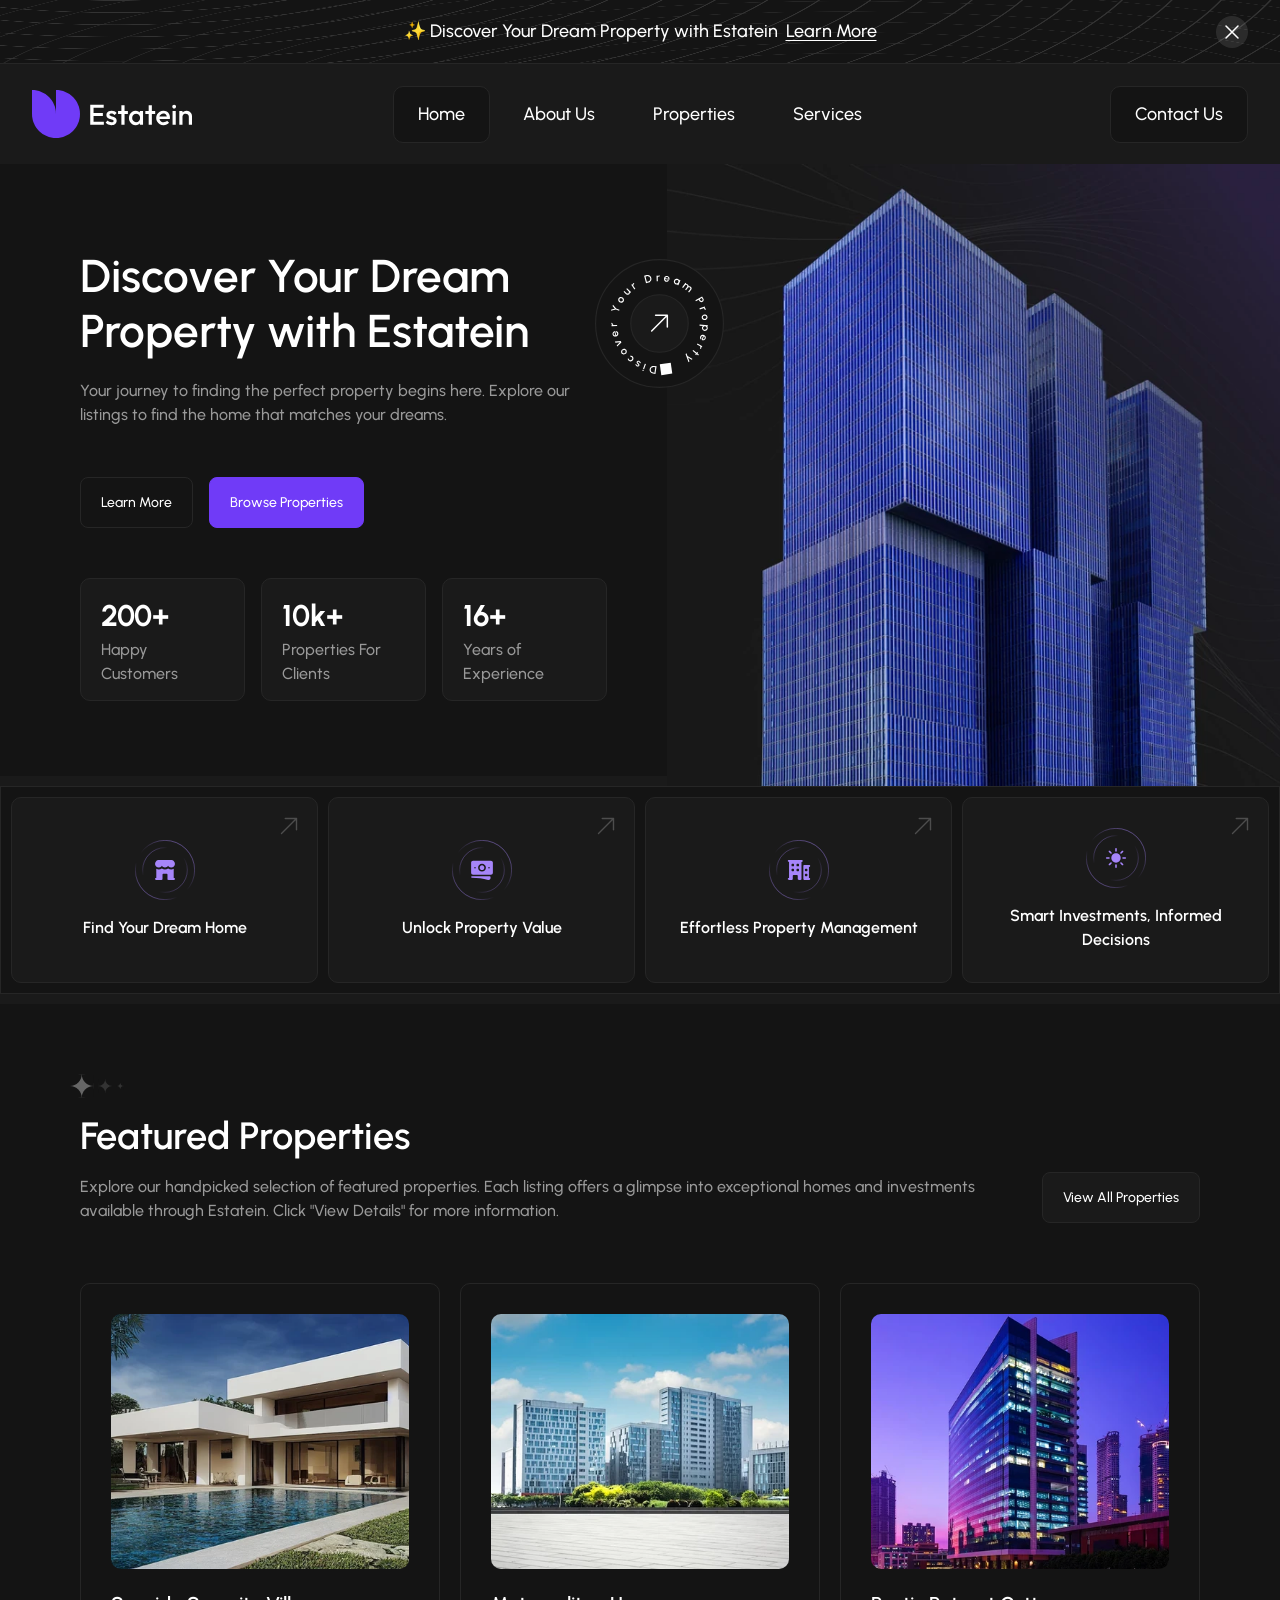
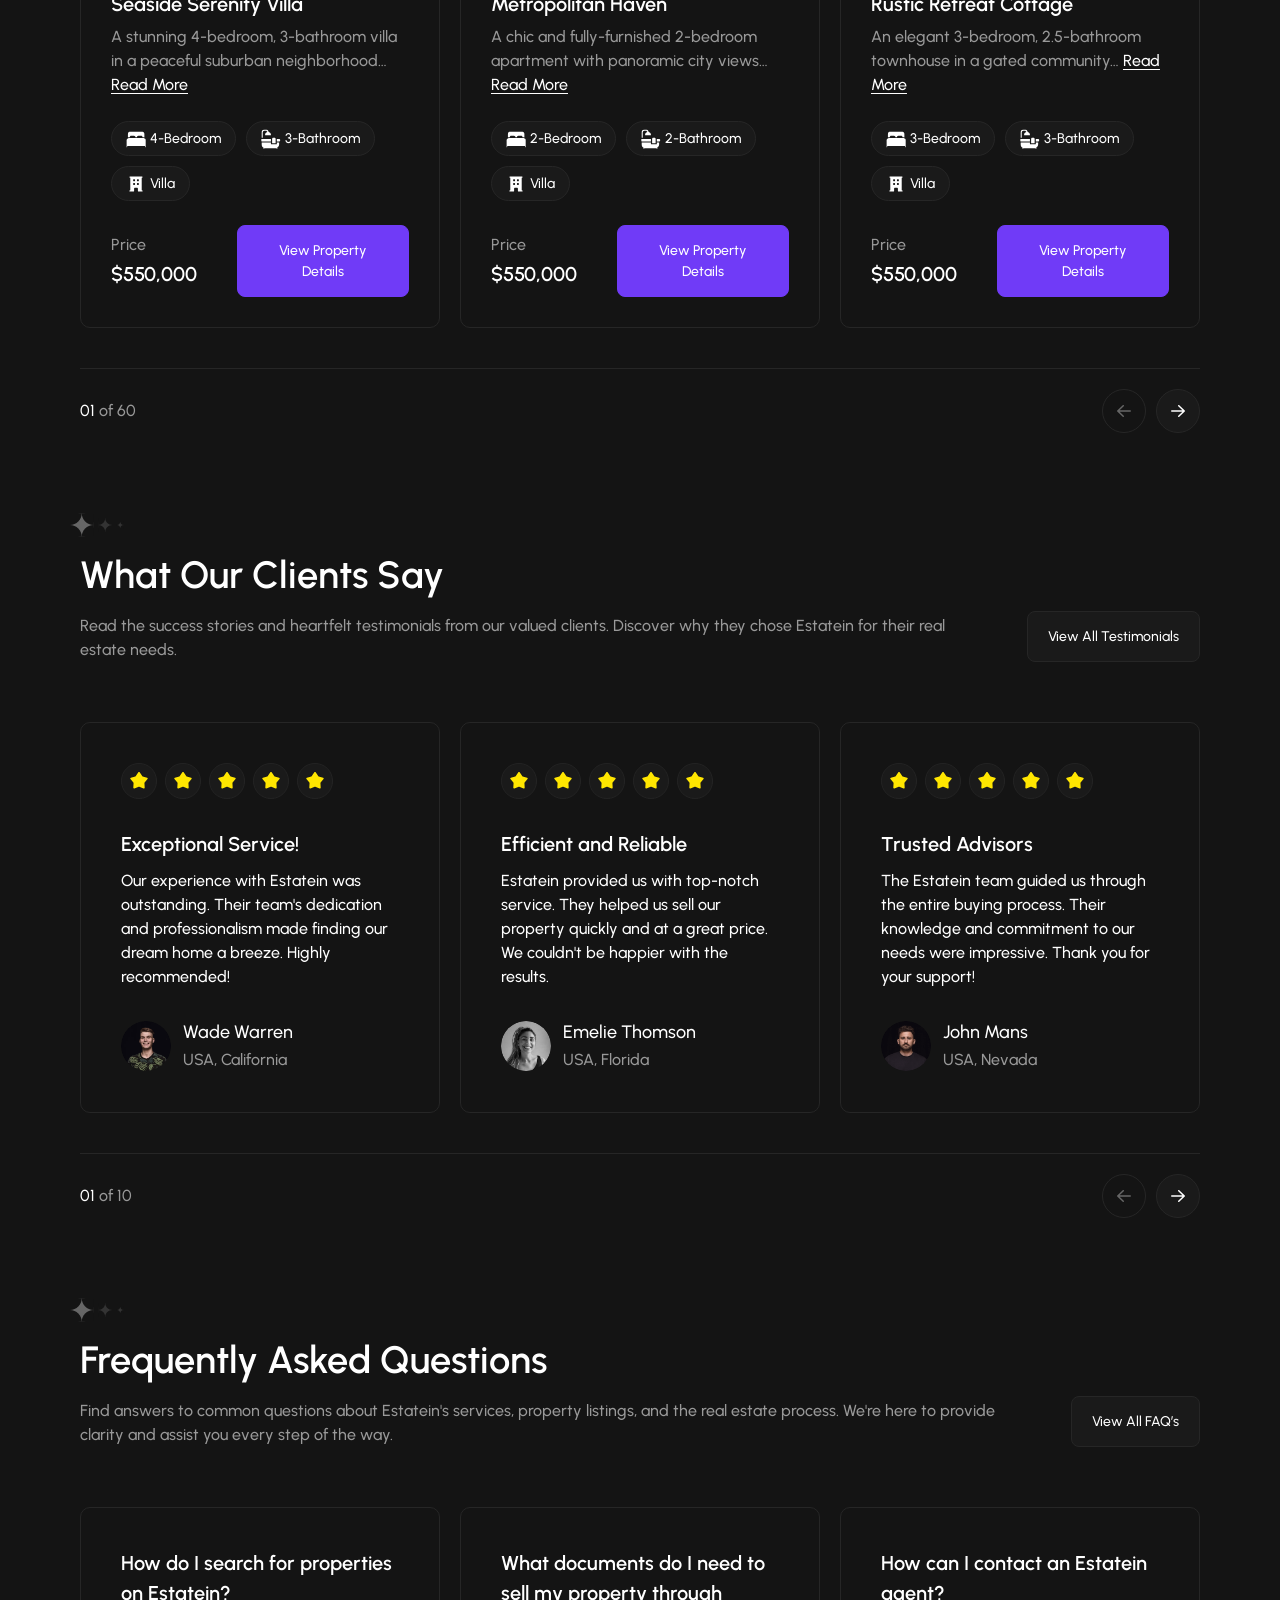
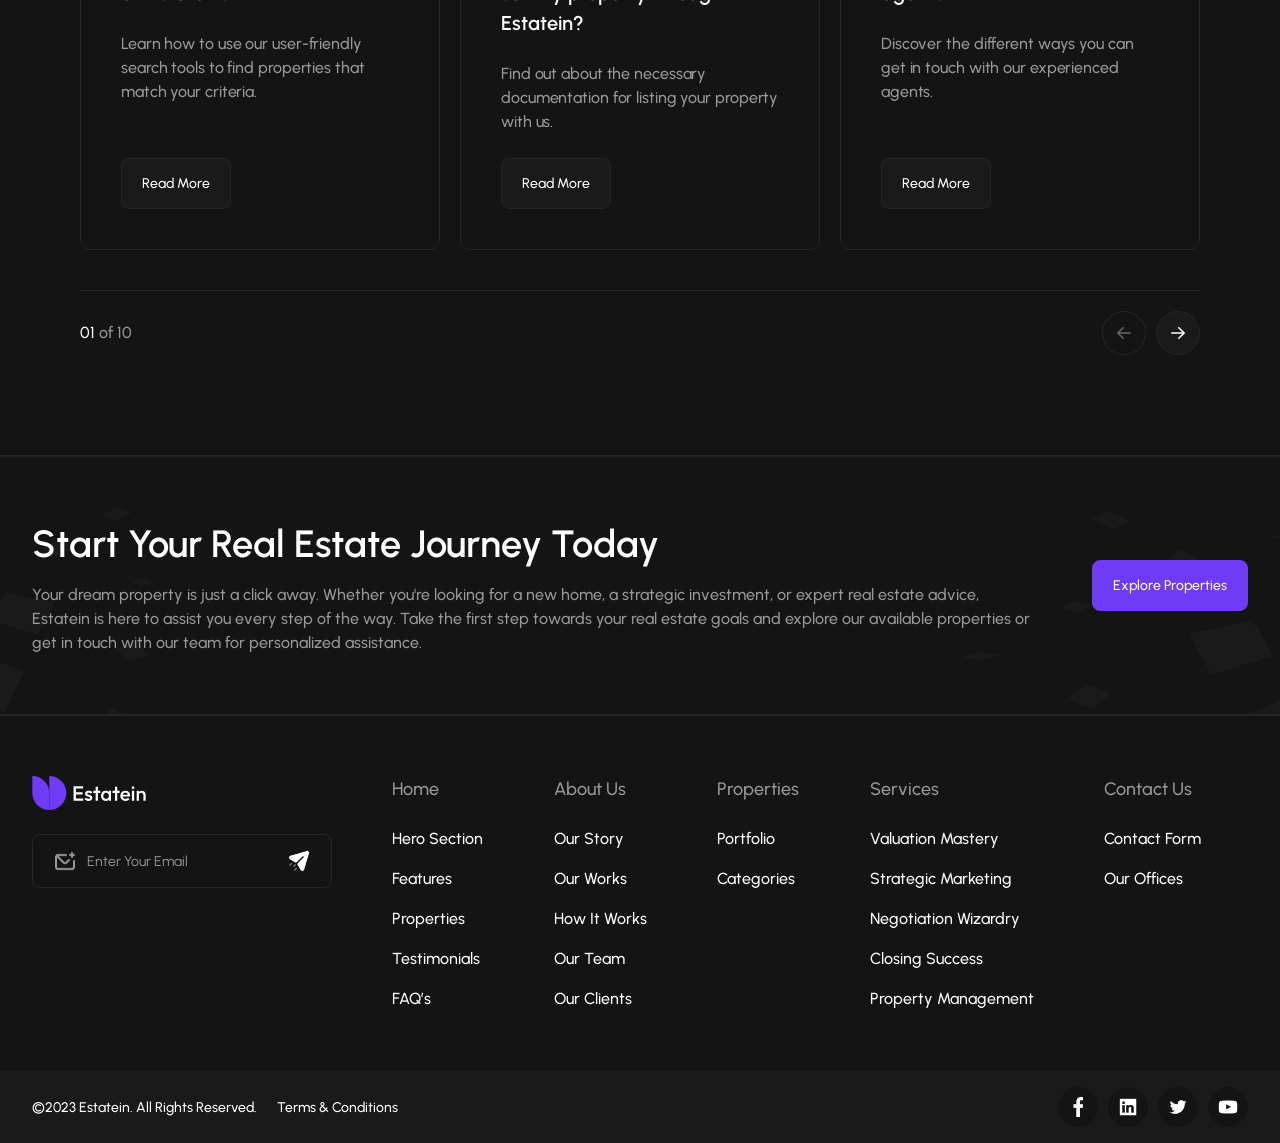
<file: index.html>
<!doctype html>
<html lang="en">
<head>
  <meta charset="UTF-8">
  <link
    rel="icon"
    type="image/svg+xml"
    href="./favicon.svg"
  >
  <meta
    name="viewport"
    content="width=device-width, user-scalable=no, initial-scale=1.0, maximum-scale=1.0, minimum-scale=1.0"
  >
  <meta
    http-equiv="X-UA-Compatible"
    content="ie=edge"
  >
  <link
    rel="preload"
    as="image"
    type="image/webp"
    href="./images/hero/hero-building-960.webp"
    imagesrcset="./images/hero/hero-building-480.webp 480w, ./images/hero/hero-building-768.webp 768w, ./images/hero/hero-building-960.webp 960w, ./images/hero/hero-building-1440.webp 1440w, ./images/hero/hero-building-1840.webp 1840w"
    imagesizes="(max-width: 600px) calc(100vw - 32px), (max-width: 960px) calc(100vw - 64px), 47.9167vw"
    fetchpriority="high"
  >
  <link
    rel="preload"
    as="font"
    type="font/woff2"
    href="./fonts/Urbanist-Variable.woff2"
    crossorigin
  >
  <link
    rel="stylesheet"
    href="./css/fonts.css"
  >
  <link
    rel="stylesheet"
    href="./css/header.css"
  >
  <link
    rel="stylesheet"
    href="./css/normalize.css"
  >
  <link
    rel="stylesheet"
    href="./css/variables.css"
  >
  <link
    rel="stylesheet"
    href="./css/pages/home.css"
  >
  <link
    rel="stylesheet"
    href="./css/global.css"
  >
  <link
    rel="stylesheet"
    href="./css/card-tilt.css"
  >
  <link
    rel="stylesheet"
    href="./css/footer.css"
  >
  <link rel="stylesheet" href="./css/cta.css">
  <script
    src="./js/burgerButton.js"
    defer
  ></script>
  <script
    src="./js/closeButton.js"
    defer
  ></script>
  <script
    src="./js/cardTilt.js"
    defer
  ></script>
  <script
    src="./js/footerSubscribe.js"
    defer
  ></script>
  <title>Home Page</title>
</head>
<body>
<header class="header container">
  <div class="header-announcement">
    <div class="header-announcement-content">
      <span>✨ Discover Your Dream Property with Estatein</span>
      <a href="./properties.html">Learn More</a>
    </div>
    <button
      class="header-announcement-close"
      type="button"
      aria-label="Close announcement"
    >
      <img
        src="./images/items/button-header.svg"
        alt=""
        width="32"
        height="32"
      >
    </button>
  </div>

  <div class="header-inner">
    <div class="header-main">
      <div class="header-brand">
        <a
          class="header-logo"
          href="./index.html"
          aria-label="Estatein home"
        >
          <img
            src="./images/logo/Logo.svg"
            alt="Estatein"
            width="160"
            height="48"
          >
        </a>
      </div>

      <nav
        class="header-nav"
        aria-label="Main navigation"
      >
        <ul class="header-nav-list">
          <li>
            <a
              class="header-nav-link"
              href="./index.html"
              aria-current="page"
            >Home
            </a>
          </li>
          <li>
            <a
              class="header-nav-link"
              href="./about.html"
            >About Us
            </a>
          </li>
          <li>
            <a
              class="header-nav-link"
              href="./properties.html"
            >Properties
            </a>
          </li>
          <li>
            <a
              class="header-nav-link"
              href="./services.html"
            >Services
            </a>
          </li>
        </ul>
      </nav>

      <div class="header-actions">
        <a
          class="header-contact"
          href="./contact.html"
        >Contact Us
        </a>

        <button
          class="header-burger"
          type="button"
          aria-label="Open menu"
          aria-controls="site-dropdown-menu"
          aria-expanded="false"
          data-js-menu-toggle
        >
          <span aria-hidden="true"></span>
          <span aria-hidden="true"></span>
          <span aria-hidden="true"></span>
        </button>
      </div>
    </div>

    <nav
      class="dropdown-menu"
      id="site-dropdown-menu"
      aria-label="Mobile navigation"
      data-js-dropdown-menu
    >
      <ul class="dropdown-menu-list">
        <li>
          <a
            href="./index.html"
            aria-current="page"
          >Home
          </a>
        </li>
        <li>
          <a href="./about.html">About Us</a>
        </li>
        <li>
          <a href="./properties.html">Properties</a>
        </li>
        <li>
          <a href="./services.html">Services</a>
        </li>
        <li>
          <a href="./contact.html">Contact Us</a>
        </li>
      </ul>
    </nav>
  </div>
</header>
<main class="main container">
  <section
    class="hero"
    id="hero"
    aria-labelledby="hero-title"
  >
    <div class="hero-main">
      <div class="hero-content">
        <h1
          class="hero-title"
          id="hero-title"
        >Discover Your Dream Property with Estatein
        </h1>
        <p class="hero-description">
          Your journey to finding the perfect property begins here. Explore our listings to find the home that matches your dreams.
        </p>

        <div class="hero-actions">
          <a
            class="hero-button"
            href="./about.html"
          >Learn More
          </a>
          <a
            class="hero-button hero-button-primary"
            href="./properties.html"
          >Browse Properties
          </a>
        </div>

        <ul
          class="hero-stats"
          aria-label="Estatein in numbers"
        >
          <li class="hero-stat">
            <strong class="hero-stat-value">200+</strong>
            <span class="hero-stat-label">Happy Customers</span>
          </li>
          <li class="hero-stat">
            <strong class="hero-stat-value">10k+</strong>
            <span class="hero-stat-label">Properties For Clients</span>
          </li>
          <li class="hero-stat">
            <strong class="hero-stat-value">16+</strong>
            <span class="hero-stat-label">Years of Experience</span>
          </li>
        </ul>
      </div>

      <div class="hero-media">
        <img
          class="hero-image"
          src="./images/hero/hero-building-960.webp"
          srcset="./images/hero/hero-building-480.webp 480w, ./images/hero/hero-building-768.webp 768w, ./images/hero/hero-building-960.webp 960w, ./images/hero/hero-building-1440.webp 1440w, ./images/hero/hero-building-1840.webp 1840w"
          sizes="(max-width: 600px) calc(100vw - 32px), (max-width: 960px) calc(100vw - 64px), 47.9167vw"
          loading="eager"
          alt="Modern high-rise buildings with blue glass facades"
          width="920"
          height="814"
          fetchpriority="high"
        >
        <a
          class="hero-discover"
          href="./properties.html"
          aria-label="Discover your dream property"
        >
          <img
            src="./images/hero/discover-property.svg"
            alt=""
            width="175"
            height="175"
          >
        </a>
      </div>
    </div>

    <ul
      class="hero-features"
      id="features"
      aria-label="Explore Estatein services"
    >
      <li class="hero-feature">
        <a
          class="hero-feature-link"
          href="./properties.html"
        >
          <img
            class="hero-feature-icon"
            src="./images/hero/find-home.svg"
            alt=""
            width="82"
            height="82"
          >
          <span class="hero-feature-title">Find Your Dream Home</span>
          <img
            class="hero-feature-arrow"
            src="./images/hero/arrow-up-right.svg"
            alt=""
            width="34"
            height="34"
          >
        </a>
      </li>
      <li class="hero-feature">
        <a
          class="hero-feature-link"
          href="./services.html"
        >
          <img
            class="hero-feature-icon"
            src="./images/hero/property-value.svg"
            alt=""
            width="82"
            height="82"
          >
          <span class="hero-feature-title">Unlock Property Value</span>
          <img
            class="hero-feature-arrow"
            src="./images/hero/arrow-up-right.svg"
            alt=""
            width="34"
            height="34"
          >
        </a>
      </li>
      <li class="hero-feature">
        <a
          class="hero-feature-link"
          href="./services.html"
        >
          <img
            class="hero-feature-icon"
            src="./images/hero/property-management.svg"
            alt=""
            width="82"
            height="82"
          >
          <span class="hero-feature-title">Effortless Property Management</span>
          <img
            class="hero-feature-arrow"
            src="./images/hero/arrow-up-right.svg"
            alt=""
            width="34"
            height="34"
          >
        </a>
      </li>
      <li class="hero-feature">
        <a
          class="hero-feature-link"
          href="./services.html"
        >
          <img
            class="hero-feature-icon"
            src="./images/hero/smart-investments.svg"
            alt=""
            width="82"
            height="82"
          >
          <span class="hero-feature-title">Smart Investments, Informed Decisions</span>
          <img
            class="hero-feature-arrow"
            src="./images/hero/arrow-up-right.svg"
            alt=""
            width="34"
            height="34"
          >
        </a>
      </li>
    </ul>
  </section>
  <section
    class="properties"
    id="properties"
    aria-labelledby="properties-title"
  >
    <div class="properties-header">
      <img
        class="properties-sparkles"
        src="./images/properties/sparkles.svg"
        alt=""
        width="69"
        height="30"
      >
      <h2
        class="properties-title"
        id="properties-title"
      >Featured Properties
      </h2>
      <p class="properties-description">
        Explore our handpicked selection of featured properties. Each listing offers a glimpse into exceptional homes and investments available through Estatein.<span class="properties-description-extra"> Click "View Details" for more information.</span>
      </p>
    </div>

    <a
      class="properties-all"
      href="./properties.html"
    >View All Properties
    </a>

    <ul
      class="properties-list"
      aria-label="Featured properties. Scroll to view more homes."
      tabindex="0"
      data-js-properties-list
    >
      <li class="property-card-item">
        <article
          class="property-card"
          aria-labelledby="seaside-property-title"
        >
          <img
            class="property-card-image"
            src="./images/properties/seaside-serenity-villa-864.webp"
            srcset="./images/properties/seaside-serenity-villa-480.webp 480w, ./images/properties/seaside-serenity-villa-864.webp 864w, ./images/properties/seaside-serenity-villa-1296.webp 1296w"
            sizes="(max-width: 600px) calc(100vw - 82px), (max-width: 760px) calc(100vw - 114px), (max-width: 960px) calc(50vw - 92px), (max-width: 1200px) calc(50vw - 152px), (max-width: 1440px) calc(33.3333vw - 128.6667px), (max-width: 1660px) calc(33.3333vw - 123.3333px), 430px"
            decoding="async"
            alt="Modern white villa with a swimming pool and palm trees"
            width="432"
            height="318"
            loading="lazy"
          >
          <div class="property-card-content">
            <div class="property-card-description">
              <h3
                class="property-card-title"
                id="seaside-property-title"
              >Seaside Serenity Villa
              </h3>
              <p class="property-card-text">
                A stunning 4-bedroom, 3-bathroom villa in a peaceful suburban neighborhood…
                <a
                  class="property-card-read-more"
                  href="./property-details.html"
                >Read More
                </a>
              </p>
            </div>
            <ul
              class="property-tags"
              aria-label="Property features"
            >
              <li class="property-tag">
                <img
                  src="./images/properties/bedroom.svg"
                  alt=""
                  width="24"
                  height="24"
                >
                <span>4-Bedroom</span>
              </li>
              <li class="property-tag">
                <img
                  src="./images/properties/bathroom.svg"
                  alt=""
                  width="24"
                  height="24"
                >
                <span>3-Bathroom</span>
              </li>
              <li class="property-tag">
                <img
                  src="./images/properties/villa.svg"
                  alt=""
                  width="24"
                  height="24"
                >
                <span>Villa</span>
              </li>
            </ul>
            <div class="property-card-footer">
              <div class="property-price">
                <span class="property-price-label">Price</span>
                <strong class="property-price-value">$550,000</strong>
              </div>
              <a
                class="property-card-button"
                href="./property-details.html"
              >View Property Details
              </a>
            </div>
          </div>
        </article>
      </li>

      <li class="property-card-item">
        <article
          class="property-card"
          aria-labelledby="metropolitan-property-title"
        >
          <img
            class="property-card-image"
            src="./images/properties/metropolitan-haven-864.webp"
            srcset="./images/properties/metropolitan-haven-480.webp 480w, ./images/properties/metropolitan-haven-864.webp 864w, ./images/properties/metropolitan-haven-1296.webp 1296w"
            sizes="(max-width: 600px) calc(100vw - 82px), (max-width: 760px) calc(100vw - 114px), (max-width: 960px) calc(50vw - 92px), (max-width: 1200px) calc(50vw - 152px), (max-width: 1440px) calc(33.3333vw - 128.6667px), (max-width: 1660px) calc(33.3333vw - 123.3333px), 430px"
            decoding="async"
            alt="Light blue residential towers overlooking the waterfront"
            width="432"
            height="318"
            loading="lazy"
          >
          <div class="property-card-content">
            <div class="property-card-description">
              <h3
                class="property-card-title"
                id="metropolitan-property-title"
              >Metropolitan Haven
              </h3>
              <p class="property-card-text">
                A chic and fully-furnished 2-bedroom apartment with panoramic city views…
                <a
                  class="property-card-read-more"
                  href="./property-details.html"
                >Read More
                </a>
              </p>
            </div>
            <ul
              class="property-tags"
              aria-label="Property features"
            >
              <li class="property-tag">
                <img
                  src="./images/properties/bedroom.svg"
                  alt=""
                  width="24"
                  height="24"
                >
                <span>2-Bedroom</span>
              </li>
              <li class="property-tag">
                <img
                  src="./images/properties/bathroom.svg"
                  alt=""
                  width="24"
                  height="24"
                >
                <span>2-Bathroom</span>
              </li>
              <li class="property-tag">
                <img
                  src="./images/properties/villa.svg"
                  alt=""
                  width="24"
                  height="24"
                >
                <span>Villa</span>
              </li>
            </ul>
            <div class="property-card-footer">
              <div class="property-price">
                <span class="property-price-label">Price</span>
                <strong class="property-price-value">$550,000</strong>
              </div>
              <a
                class="property-card-button"
                href="./property-details.html"
              >View Property Details
              </a>
            </div>
          </div>
        </article>
      </li>

      <li class="property-card-item">
        <article
          class="property-card"
          aria-labelledby="rustic-property-title"
        >
          <img
            class="property-card-image"
            src="./images/properties/rustic-retreat-cottage-864.webp"
            srcset="./images/properties/rustic-retreat-cottage-480.webp 480w, ./images/properties/rustic-retreat-cottage-864.webp 864w, ./images/properties/rustic-retreat-cottage-1296.webp 1296w"
            sizes="(max-width: 600px) calc(100vw - 82px), (max-width: 760px) calc(100vw - 114px), (max-width: 960px) calc(50vw - 92px), (max-width: 1200px) calc(50vw - 152px), (max-width: 1440px) calc(33.3333vw - 128.6667px), (max-width: 1660px) calc(33.3333vw - 123.3333px), 430px"
            decoding="async"
            alt="Glass skyscrapers lit in purple at dusk"
            width="432"
            height="318"
            loading="lazy"
          >
          <div class="property-card-content">
            <div class="property-card-description">
              <h3
                class="property-card-title"
                id="rustic-property-title"
              >Rustic Retreat Cottage
              </h3>
              <p class="property-card-text">
                An elegant 3-bedroom, 2.5-bathroom townhouse in a gated community…
                <a
                  class="property-card-read-more"
                  href="./property-details.html"
                >Read More
                </a>
              </p>
            </div>
            <ul
              class="property-tags"
              aria-label="Property features"
            >
              <li class="property-tag">
                <img
                  src="./images/properties/bedroom.svg"
                  alt=""
                  width="24"
                  height="24"
                >
                <span>3-Bedroom</span>
              </li>
              <li class="property-tag">
                <img
                  src="./images/properties/bathroom.svg"
                  alt=""
                  width="24"
                  height="24"
                >
                <span>3-Bathroom</span>
              </li>
              <li class="property-tag">
                <img
                  src="./images/properties/villa.svg"
                  alt=""
                  width="24"
                  height="24"
                >
                <span>Villa</span>
              </li>
            </ul>
            <div class="property-card-footer">
              <div class="property-price">
                <span class="property-price-label">Price</span>
                <strong class="property-price-value">$550,000</strong>
              </div>
              <a
                class="property-card-button"
                href="./property-details.html"
              >View Property Details
              </a>
            </div>
          </div>
        </article>
      </li>
    </ul>

    <div class="properties-footer">
      <nav
        class="properties-pagination"
        aria-label="Featured properties pagination"
      >
        <span class="properties-counter"><span class="properties-current-page">01</span> of 60</span>
        <button
          class="properties-arrow properties-arrow-prev"
          type="button"
          aria-label="Previous properties"
          data-js-properties-prev
          disabled
        >
          <img
            src="./images/properties/arrow-right.svg"
            alt=""
            width="24"
            height="24"
          >
        </button>
        <button
          class="properties-arrow properties-arrow-next"
          type="button"
          aria-label="Next properties"
          data-js-properties-next
        >
          <img
            src="./images/properties/arrow-right.svg"
            alt=""
            width="24"
            height="24"
          >
        </button>
      </nav>
    </div>
  </section>
  <section
    class="testimonials"
    id="testimonials"
    aria-labelledby="testimonials-title"
  >
    <div class="testimonials-header">
      <img
        class="testimonials-sparkles"
        src="./images/properties/sparkles.svg"
        alt=""
        width="69"
        height="30"
      >
      <h2
        class="testimonials-title"
        id="testimonials-title"
      >What Our Clients Say
      </h2>
      <p class="testimonials-description">
        Read the success stories and heartfelt testimonials from our valued clients. Discover why they chose Estatein for their real estate needs.
      </p>
    </div>

    <a
      class="testimonials-all"
      href="./about.html"
    >View All Testimonials
    </a>

    <ul
      class="testimonials-list"
      id="testimonials-list"
      aria-label="Client testimonials. Scroll to read more reviews."
      tabindex="0"
      data-js-testimonials-list
    >
      <li
        class="review-card-item t-tilt"
        data-js-tilt
      >
        <article
          class="review-card t-tilt-card"
          data-js-tilt-card
          aria-labelledby="wade-review-title"
        >
          <div
            class="review-rating"
            role="img"
            aria-label="Rated 5 out of 5"
          >
            <img
              src="./images/testimonials/rating-star.svg"
              alt=""
              width="44"
              height="44"
            >
            <img
              src="./images/testimonials/rating-star.svg"
              alt=""
              width="44"
              height="44"
            >
            <img
              src="./images/testimonials/rating-star.svg"
              alt=""
              width="44"
              height="44"
            >
            <img
              src="./images/testimonials/rating-star.svg"
              alt=""
              width="44"
              height="44"
            >
            <img
              src="./images/testimonials/rating-star.svg"
              alt=""
              width="44"
              height="44"
            >
          </div>
          <div class="review-content">
            <h3
              class="review-title"
              id="wade-review-title"
            >Exceptional Service!
            </h3>
            <blockquote class="review-quote">
              <p class="review-text">
                Our experience with Estatein was outstanding. Their team's dedication and professionalism made finding our dream home a breeze. Highly recommended!
              </p>
            </blockquote>
          </div>
          <div class="review-author">
            <img
              class="review-author-photo"
              src="./images/testimonials/wade-warren.webp"
              decoding="async"
              alt=""
              width="60"
              height="60"
              loading="lazy"
            >
            <div class="review-author-info">
              <span class="review-author-name">Wade Warren</span>
              <span class="review-author-location">USA, California</span>
            </div>
          </div>
          <div
            class="t-tilt-glare"
            aria-hidden="true"
          ></div>
        </article>
      </li>

      <li
        class="review-card-item t-tilt"
        data-js-tilt
      >
        <article
          class="review-card t-tilt-card"
          data-js-tilt-card
          aria-labelledby="emelie-review-title"
        >
          <div
            class="review-rating"
            role="img"
            aria-label="Rated 5 out of 5"
          >
            <img
              src="./images/testimonials/rating-star.svg"
              alt=""
              width="44"
              height="44"
            >
            <img
              src="./images/testimonials/rating-star.svg"
              alt=""
              width="44"
              height="44"
            >
            <img
              src="./images/testimonials/rating-star.svg"
              alt=""
              width="44"
              height="44"
            >
            <img
              src="./images/testimonials/rating-star.svg"
              alt=""
              width="44"
              height="44"
            >
            <img
              src="./images/testimonials/rating-star.svg"
              alt=""
              width="44"
              height="44"
            >
          </div>
          <div class="review-content">
            <h3
              class="review-title"
              id="emelie-review-title"
            >Efficient and Reliable
            </h3>
            <blockquote class="review-quote">
              <p class="review-text">
                Estatein provided us with top-notch service. They helped us sell our property quickly and at a great price. We couldn't be happier with the results.
              </p>
            </blockquote>
          </div>
          <div class="review-author">
            <img
              class="review-author-photo"
              src="./images/testimonials/emelie-thomson.webp"
              decoding="async"
              alt=""
              width="60"
              height="60"
              loading="lazy"
            >
            <div class="review-author-info">
              <span class="review-author-name">Emelie Thomson</span>
              <span class="review-author-location">USA, Florida</span>
            </div>
          </div>
          <div
            class="t-tilt-glare"
            aria-hidden="true"
          ></div>
        </article>
      </li>

      <li
        class="review-card-item t-tilt"
        data-js-tilt
      >
        <article
          class="review-card t-tilt-card"
          data-js-tilt-card
          aria-labelledby="john-review-title"
        >
          <div
            class="review-rating"
            role="img"
            aria-label="Rated 5 out of 5"
          >
            <img
              src="./images/testimonials/rating-star.svg"
              alt=""
              width="44"
              height="44"
            >
            <img
              src="./images/testimonials/rating-star.svg"
              alt=""
              width="44"
              height="44"
            >
            <img
              src="./images/testimonials/rating-star.svg"
              alt=""
              width="44"
              height="44"
            >
            <img
              src="./images/testimonials/rating-star.svg"
              alt=""
              width="44"
              height="44"
            >
            <img
              src="./images/testimonials/rating-star.svg"
              alt=""
              width="44"
              height="44"
            >
          </div>
          <div class="review-content">
            <h3
              class="review-title"
              id="john-review-title"
            >Trusted Advisors
            </h3>
            <blockquote class="review-quote">
              <p class="review-text">
                The Estatein team guided us through the entire buying process. Their knowledge and commitment to our needs were impressive. Thank you for your support!
              </p>
            </blockquote>
          </div>
          <div class="review-author">
            <img
              class="review-author-photo"
              src="./images/testimonials/john-mans.webp"
              decoding="async"
              alt=""
              width="60"
              height="60"
              loading="lazy"
            >
            <div class="review-author-info">
              <span class="review-author-name">John Mans</span>
              <span class="review-author-location">USA, Nevada</span>
            </div>
          </div>
          <div
            class="t-tilt-glare"
            aria-hidden="true"
          ></div>
        </article>
      </li>
    </ul>

    <div class="testimonials-footer">
      <nav
        class="testimonials-pagination"
        aria-label="Client testimonials pagination"
      >
        <span
          class="testimonials-counter"
          data-js-testimonials-counter
        ><span class="testimonials-current-page">01</span> of 10</span>
        <button
          class="testimonials-arrow testimonials-arrow-prev"
          type="button"
          aria-label="Previous testimonials"
          data-js-testimonials-prev
          disabled
        >
          <img
            src="./images/properties/arrow-right.svg"
            alt=""
            width="24"
            height="24"
          >
        </button>
        <button
          class="testimonials-arrow testimonials-arrow-next"
          type="button"
          aria-label="Next testimonials"
          data-js-testimonials-next
        >
          <img
            src="./images/properties/arrow-right.svg"
            alt=""
            width="24"
            height="24"
          >
        </button>
      </nav>
    </div>
  </section>
  <section
    class="faq"
    id="faqs"
    aria-labelledby="faq-title"
  >
    <div class="faq-header">
      <img
        class="faq-sparkles"
        src="./images/properties/sparkles.svg"
        alt=""
        width="69"
        height="30"
      >
      <h2
        class="faq-title"
        id="faq-title"
      >Frequently Asked Questions
      </h2>
      <p class="faq-description">
        Find answers to common questions about Estatein's services, property listings, and the real estate process. We're here to provide clarity and assist you every step of the way.
      </p>
    </div>

    <button
      class="faq-all"
      type="button"
      data-js-faq-view-all
    >View All FAQ’s
    </button>

    <ul
      class="faq-list"
      id="faq-list"
      aria-label="Frequently asked questions. Scroll to read more questions."
      tabindex="0"
      data-js-faq-list
    >
      <li class="faq-card-item">
        <article
          class="faq-card"
          aria-labelledby="faq-search-title"
        >
          <h3
            class="faq-card-title"
            id="faq-search-title"
          >
            How do I search for properties on Estatein?
          </h3>
          <p class="faq-card-text">
            Learn how to use our user-friendly search tools to find properties that match your criteria.
          </p>
          <button
            class="faq-card-button"
            type="button"
            aria-label="Read more about searching for properties"
            data-js-faq-read-more="search"
          >Read More
          </button>
        </article>
      </li>
      <li class="faq-card-item">
        <article
          class="faq-card"
          aria-labelledby="faq-documents-title"
        >
          <h3
            class="faq-card-title"
            id="faq-documents-title"
          >
            What documents do I need to sell my property through Estatein?
          </h3>
          <p class="faq-card-text">
            Find out about the necessary documentation for listing your property with us.
          </p>
          <button
            class="faq-card-button"
            type="button"
            aria-label="Read more about documents for selling a property"
            data-js-faq-read-more="documents"
          >Read More
          </button>
        </article>
      </li>
      <li class="faq-card-item">
        <article
          class="faq-card"
          aria-labelledby="faq-contact-title"
        >
          <h3
            class="faq-card-title"
            id="faq-contact-title"
          >
            How can I contact an Estatein agent?
          </h3>
          <p class="faq-card-text">
            Discover the different ways you can get in touch with our experienced agents.
          </p>
          <button
            class="faq-card-button"
            type="button"
            aria-label="Read more about contacting an Estatein agent"
            data-js-faq-read-more="contact"
          >Read More
          </button>
        </article>
      </li>
    </ul>

    <div class="faq-footer">
      <nav
        class="faq-pagination"
        aria-label="Frequently asked questions pagination"
      >
        <span
          class="faq-counter"
          data-js-faq-counter
        >
          <span class="faq-current-page">01</span> of 10
        </span>
        <button
          class="faq-arrow faq-arrow-prev"
          type="button"
          aria-label="Previous questions"
          aria-controls="faq-list"
          data-js-faq-prev
          disabled
        >
          <img
            src="./images/properties/arrow-right.svg"
            alt=""
            width="24"
            height="24"
          >
        </button>
        <button
          class="faq-arrow faq-arrow-next"
          type="button"
          aria-label="Next questions"
          aria-controls="faq-list"
          data-js-faq-next
        >
          <img
            src="./images/properties/arrow-right.svg"
            alt=""
            width="24"
            height="24"
          >
        </button>
      </nav>
    </div>
  </section>
  <section class="cta">
    <div class="cta-inner container">
      <div class="cta-content">
        <h2 class="cta-title">
          Start Your Real Estate Journey Today
        </h2>
        <p class="cta-description">
          Your dream property is just a click away. Whether you're looking for
          a new home, a strategic investment, or expert real estate advice,
          Estatein is here to assist you every step of the way. Take the first
          step towards your real estate goals and explore our available properties
          or get in touch with our team for personalized assistance.
        </p>
      </div>

      <a
        class="cta-button"
        href="./properties.html"
      >
        Explore Properties
      </a>
    </div>
  </section>
</main>
<footer class="footer container">
  <div class="footer-inner container">
    <div class="footer-brand">
      <a
        class="footer-logo"
        href="./index.html"
        aria-label="Estatein home"
      >
        <img
          src="./images/logo/Logo.svg"
          alt="Estatein"
          width="160"
          height="48"
        >
      </a>
      <div
        class="footer-subscribe"
        role="group"
        aria-label="Email subscription"
      >
        <img
          class="footer-email-icon"
          src="./images/footer/email.png"
          alt=""
          width="24"
          height="24"
        >
        <input
          class="footer-email"
          id="footer-email"
          name="email"
          type="email"
          required
          autocomplete="email"
          placeholder="Enter Your Email"
          aria-label="Email address"
          data-js-footer-email
        >
        <button
          class="footer-send"
          type="button"
          aria-label="Subscribe by email"
          data-js-footer-send
        >
          <img
            src="./images/footer/send.png"
            alt=""
            width="24"
            height="24"
          >
        </button>
      </div>
    </div>

    <nav
      class="footer-nav"
      aria-label="Footer navigation"
    >
      <div class="footer-group footer-group-home">
        <h3 class="footer-group-title">
          <a href="./index.html">Home</a>
        </h3>
        <ul class="footer-links">
          <li>
            <a
              class="footer-link"
              href="./index.html#hero"
            >Hero Section
            </a>
          </li>
          <li>
            <a
              class="footer-link"
              href="./index.html#features"
            >Features
            </a>
          </li>
          <li>
            <a
              class="footer-link"
              href="./index.html#properties"
            >Properties
            </a>
          </li>
          <li>
            <a
              class="footer-link"
              href="./index.html#testimonials"
            >Testimonials
            </a>
          </li>
          <li>
            <a
              class="footer-link"
              href="./index.html#faqs"
            >FAQ’s
            </a>
          </li>
        </ul>
      </div>
      <div class="footer-group footer-group-about">
        <h3 class="footer-group-title">
          <a href="./about.html">About Us</a>
        </h3>
        <ul class="footer-links">
          <li>
            <a
              class="footer-link"
              href="./about.html#our-journey"
            >Our Story
            </a>
          </li>
          <li>
            <a
              class="footer-link"
              href="./about.html#our-achievements"
            >Our Works
            </a>
          </li>
          <li>
            <a
              class="footer-link"
              href="./about.html#estatein-experience"
            >How It Works
            </a>
          </li>
          <li>
            <a
              class="footer-link"
              href="./about.html#our-team"
            >Our Team
            </a>
          </li>
          <li>
            <a
              class="footer-link"
              href="./about.html#our-clients"
            >Our Clients
            </a>
          </li>
        </ul>
      </div>
      <div class="footer-group footer-group-properties">
        <h3 class="footer-group-title">
          <a href="./properties.html">Properties</a>
        </h3>
        <ul class="footer-links">
          <li>
            <a
              class="footer-link"
              href="./properties.html"
            >Portfolio
            </a>
          </li>
          <li>
            <a
              class="footer-link"
              href="./properties.html"
            >Categories
            </a>
          </li>
        </ul>
      </div>
      <div class="footer-group footer-group-services">
        <h3 class="footer-group-title">
          <a href="./services.html">Services</a>
        </h3>
        <ul class="footer-links">
          <li>
            <a
              class="footer-link"
              href="./services.html"
            >Valuation Mastery
            </a>
          </li>
          <li>
            <a
              class="footer-link"
              href="./services.html"
            >Strategic Marketing
            </a>
          </li>
          <li>
            <a
              class="footer-link"
              href="./services.html"
            >Negotiation Wizardry
            </a>
          </li>
          <li>
            <a
              class="footer-link"
              href="./services.html"
            >Closing Success
            </a>
          </li>
          <li>
            <a
              class="footer-link"
              href="./services.html"
            >Property Management
            </a>
          </li>
        </ul>
      </div>
      <div class="footer-group footer-group-contact">
        <h3 class="footer-group-title">
          <a href="./contact.html">Contact Us</a>
        </h3>
        <ul class="footer-links">
          <li>
            <a
              class="footer-link"
              href="./contact.html"
            >Contact Form
            </a>
          </li>
          <li>
            <a
              class="footer-link"
              href="./contact.html"
            >Our Offices
            </a>
          </li>
        </ul>
      </div>
    </nav>
  </div>

  <div class="footer-bottom">
    <div class="footer-bottom-inner container">
      <div class="footer-legal">
        <p class="footer-copyright">©2023 Estatein. All Rights Reserved.</p>
        <button
          class="footer-terms"
          type="button"
          data-js-footer-terms
        >Terms &amp; Conditions
        </button>
      </div>
      <ul
        class="footer-socials"
        aria-label="Social media"
      >
        <li>
          <a
            class="footer-social-link"
            href="https://www.facebook.com/"
            aria-label="Facebook"
            target="_blank"
            rel="noopener noreferrer"
          >
            <img
              src="./images/footer/facebook.png"
              alt=""
              width="24"
              height="24"
            >
          </a>
        </li>
        <li>
          <a
            class="footer-social-link"
            href="https://www.linkedin.com/"
            aria-label="LinkedIn"
            target="_blank"
            rel="noopener noreferrer"
          >
            <img
              src="./images/footer/linkedin.png"
              alt=""
              width="24"
              height="24"
            >
          </a>
        </li>
        <li>
          <a
            class="footer-social-link"
            href="https://x.com/"
            aria-label="Twitter"
            target="_blank"
            rel="noopener noreferrer"
          >
            <img
              src="./images/footer/twitter.png"
              alt=""
              width="24"
              height="24"
            >
          </a>
        </li>
        <li>
          <a
            class="footer-social-link"
            href="https://www.youtube.com/"
            aria-label="YouTube"
            target="_blank"
            rel="noopener noreferrer"
          >
            <img
              src="./images/footer/youtube.png"
              alt=""
              width="24"
              height="24"
            >
          </a>
        </li>
      </ul>
    </div>
  </div>
</footer>
</body>
</html>
</file>
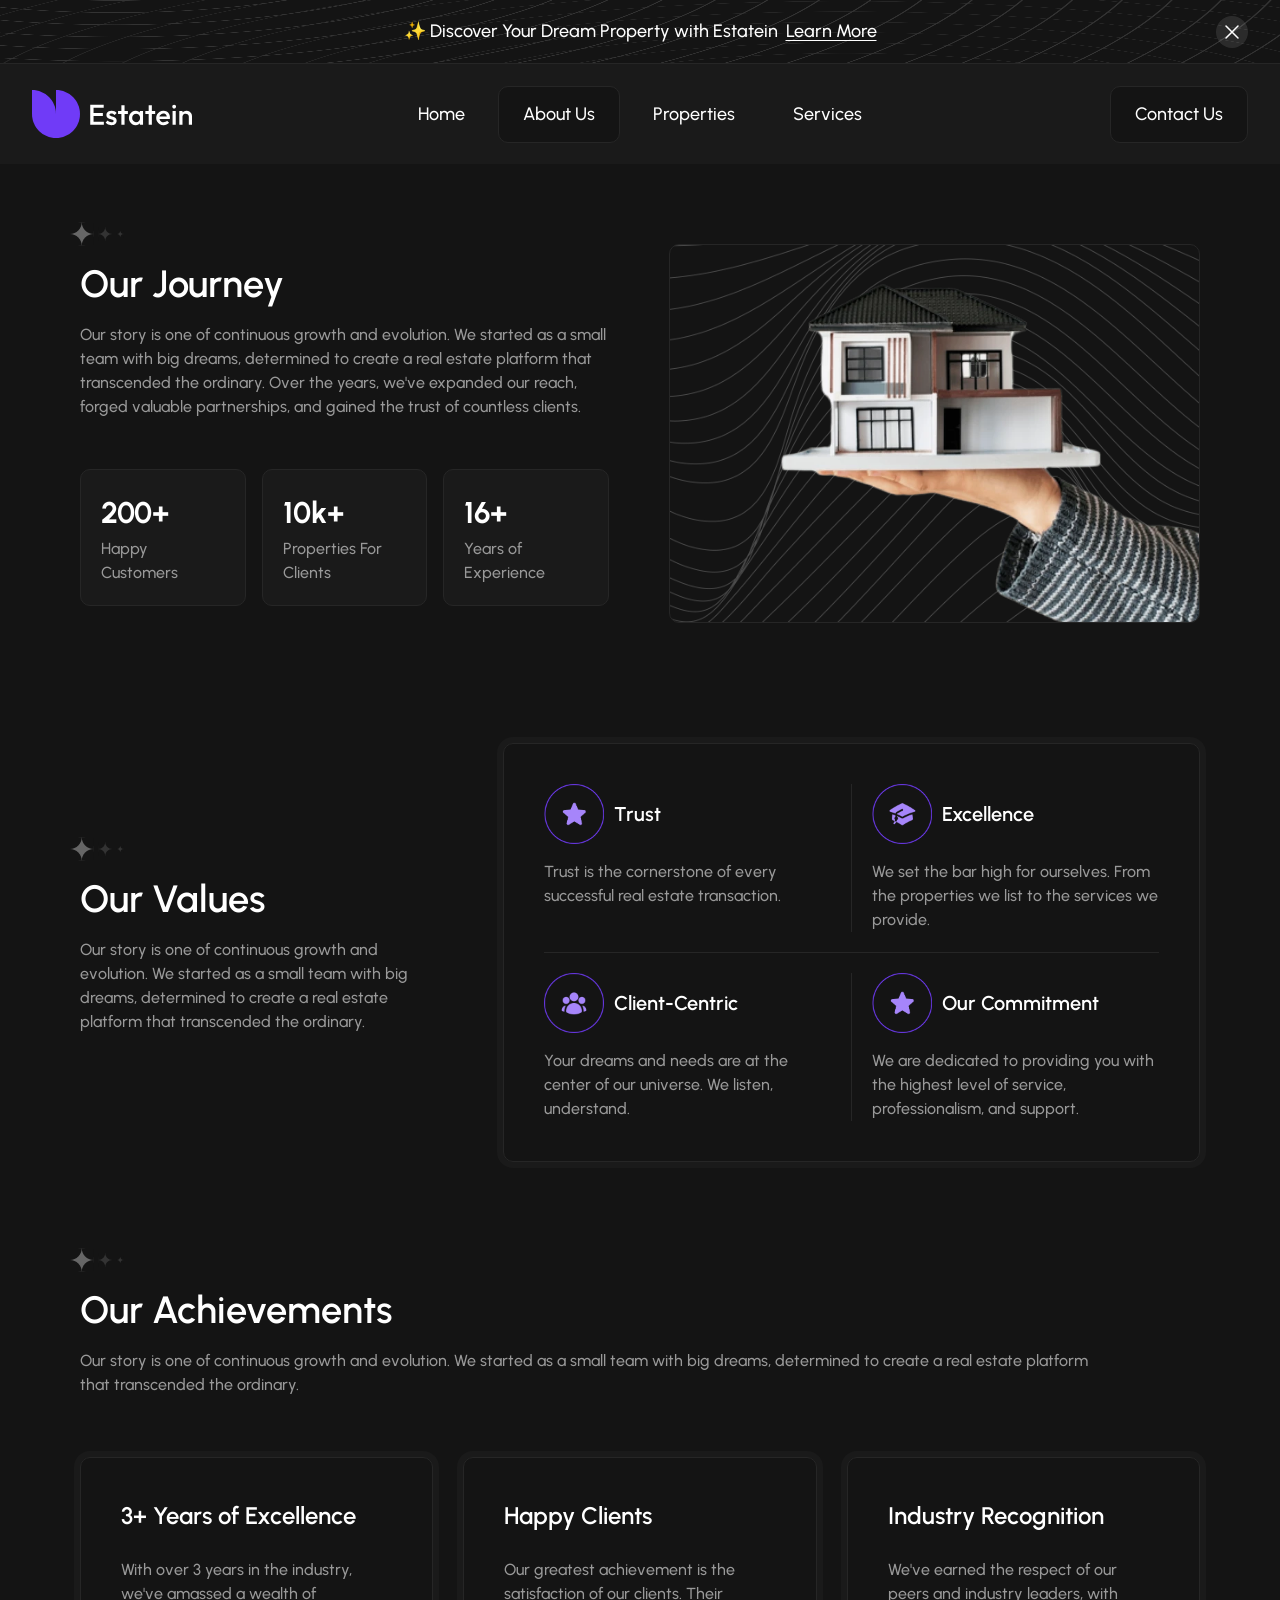
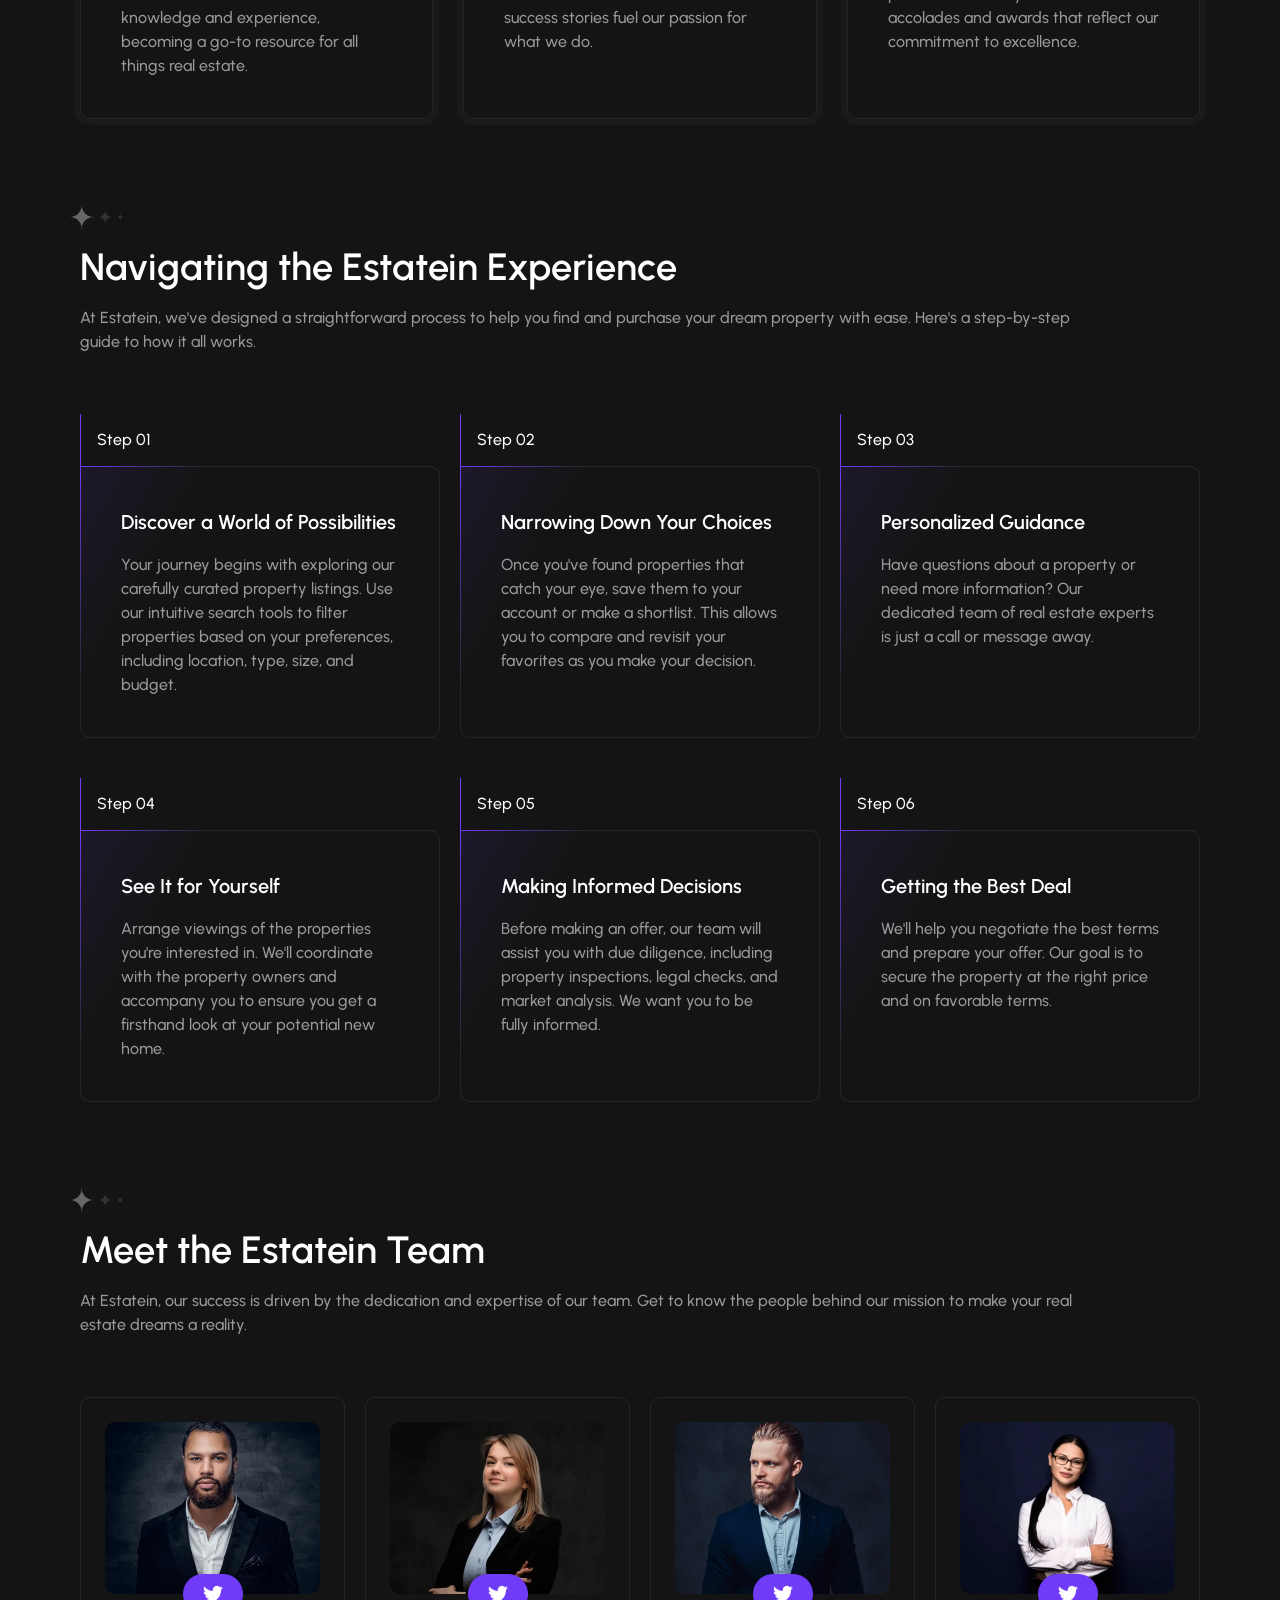
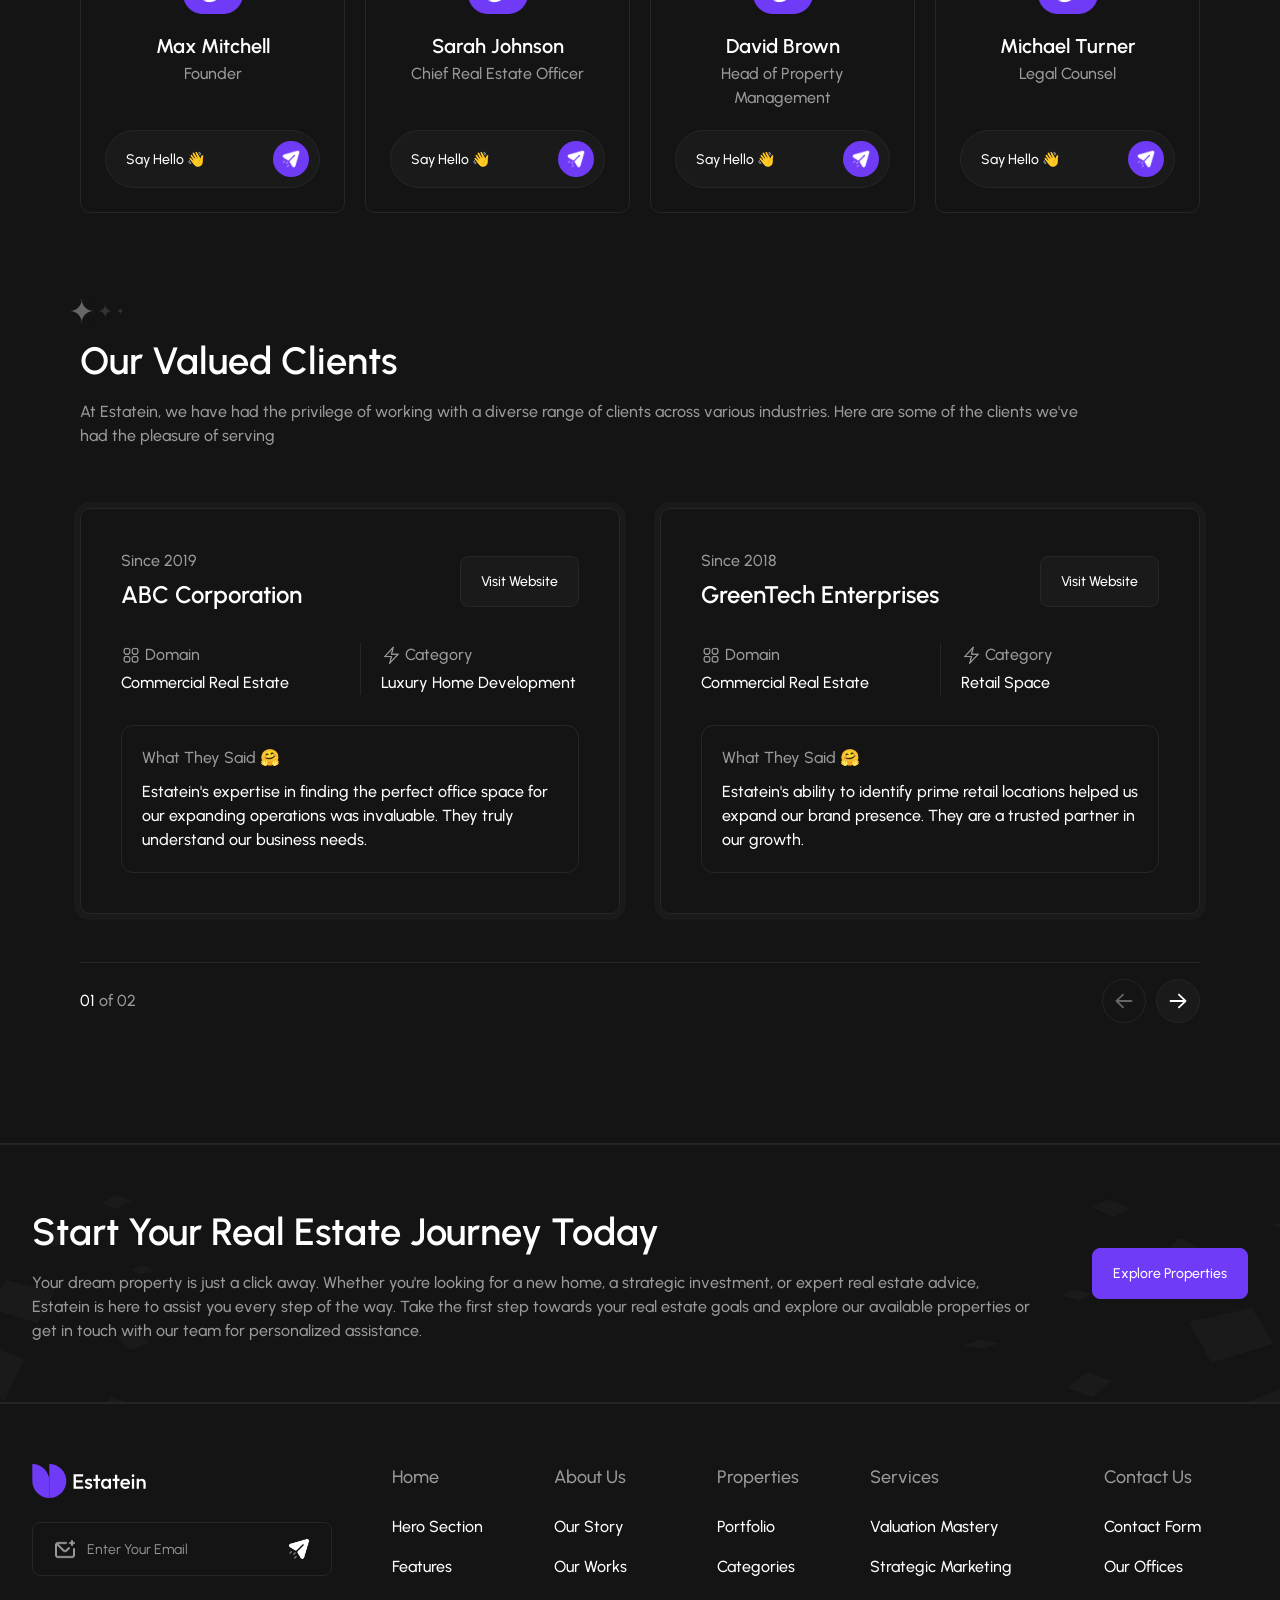
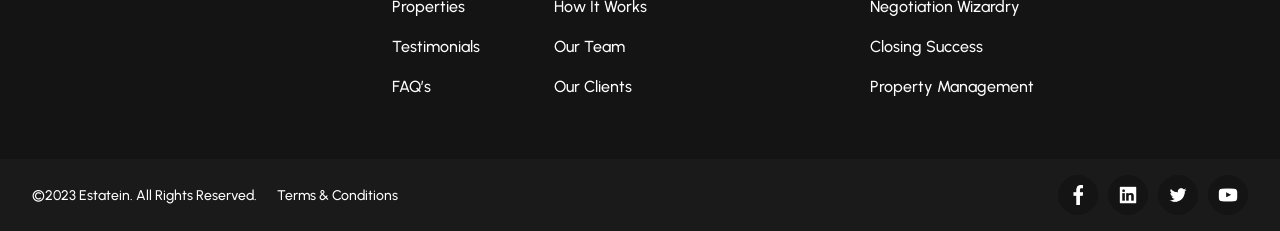
<file: about.html>
<!doctype html>
<html lang="en">
<head>
  <meta charset="UTF-8">
  <meta
    name="viewport"
    content="width=device-width, initial-scale=1.0"
  >
  <link
    rel="icon"
    type="image/svg+xml"
    href="./favicon.svg"
  >
  <link
    rel="preload"
    as="image"
    type="image/webp"
    href="./images/about/journey-house-768.webp"
    imagesrcset="./images/about/journey-house-480.webp 480w, ./images/about/journey-house-768.webp 768w, ./images/about/journey-house-1200.webp 1200w, ./images/about/journey-house-1536.webp 1536w"
    imagesizes="(max-width: 600px) calc(121.43vw - 38.86px), (max-width: 960px) calc(100vw - 64px), (max-width: 1440px) calc(50vw - 110px), (max-width: 1660px) calc(50vw - 72px), 758px"
    fetchpriority="high"
  >
  <link
    rel="preload"
    as="font"
    type="font/woff2"
    href="./fonts/Urbanist-Variable.woff2"
    crossorigin
  >
  <link
    rel="stylesheet"
    href="./css/normalize.css"
  >
  <link
    rel="stylesheet"
    href="./css/variables.css"
  >
  <link
    rel="stylesheet"
    href="./css/fonts.css"
  >
  <link
    rel="stylesheet"
    href="./css/global.css"
  >
  <link
    rel="stylesheet"
    href="./css/header.css"
  >
  <link
    rel="stylesheet"
    href="./css/pages/about.css"
  >
  <link
    rel="stylesheet"
    href="./css/cta.css"
  >
  <link
    rel="stylesheet"
    href="./css/footer.css"
  >
  <script
    src="./js/burgerButton.js"
    defer
  ></script>
  <script
    src="./js/closeButton.js"
    defer
  ></script>
  <script
    src="./js/footerSubscribe.js"
    defer
  ></script>
  <title>About Us | Estatein</title>
</head>
<body>
<header class="header container">
  <div class="header-announcement">
    <div class="header-announcement-content">
      <span>✨ Discover Your Dream Property with Estatein</span>
      <a href="./properties.html">Learn More</a>
    </div>
    <button
      class="header-announcement-close"
      type="button"
      aria-label="Close announcement"
    >
      <img
        src="./images/items/button-header.svg"
        alt=""
        width="32"
        height="32"
      >
    </button>
  </div>

  <div class="header-inner">
    <div class="header-main">
      <div class="header-brand">
        <a
          class="header-logo"
          href="./index.html"
          aria-label="Estatein home"
        >
          <img
            src="./images/logo/Logo.svg"
            alt="Estatein"
            width="160"
            height="48"
          >
        </a>
      </div>

      <nav
        class="header-nav"
        aria-label="Main navigation"
      >
        <ul class="header-nav-list">
          <li>
            <a
              class="header-nav-link"
              href="./index.html"
            >Home
            </a>
          </li>
          <li>
            <a
              class="header-nav-link"
              href="./about.html"
              aria-current="page"
            >About Us
            </a>
          </li>
          <li>
            <a
              class="header-nav-link"
              href="./properties.html"
            >Properties
            </a>
          </li>
          <li>
            <a
              class="header-nav-link"
              href="./services.html"
            >Services
            </a>
          </li>
        </ul>
      </nav>

      <div class="header-actions">
        <a
          class="header-contact"
          href="./contact.html"
        >Contact Us
        </a>

        <button
          class="header-burger"
          type="button"
          aria-label="Open menu"
          aria-controls="site-dropdown-menu"
          aria-expanded="false"
          data-js-menu-toggle
        >
          <span aria-hidden="true"></span>
          <span aria-hidden="true"></span>
          <span aria-hidden="true"></span>
        </button>
      </div>
    </div>

    <nav
      class="dropdown-menu"
      id="site-dropdown-menu"
      aria-label="Mobile navigation"
      data-js-dropdown-menu
    >
      <ul class="dropdown-menu-list">
        <li>
          <a
            href="./index.html"
          >Home
          </a>
        </li>
        <li>
          <a
            href="./about.html"
            aria-current="page"
          >About Us
          </a>
        </li>
        <li>
          <a href="./properties.html">Properties</a>
        </li>
        <li>
          <a href="./services.html">Services</a>
        </li>
        <li>
          <a href="./contact.html">Contact Us</a>
        </li>
      </ul>
    </nav>
  </div>
</header>
<main class="main container">
  <div class="about-content container">
    <section
      class="about-hero"
      id="our-journey"
      aria-labelledby="journey-title"
    >
      <div class="about-hero-content">
        <img
          class="about-hero-sparkles"
          src="./images/properties/sparkles.svg"
          alt=""
          width="69"
          height="30"
        >
        <h1
          class="about-hero-title"
          id="journey-title"
        >Our Journey
        </h1>
        <p class="about-hero-description">
          Our story is one of continuous growth and evolution. We started as a
          small team with big dreams, determined to create a real estate platform
          that transcended the ordinary. Over the years, we've expanded our reach,
          forged valuable partnerships, and gained the trust of countless clients.
        </p>
        <ul
          class="about-hero-stats"
          aria-label="Estatein in figures"
        >
          <li class="about-hero-stat">
            <strong class="about-hero-stat-value">200+</strong>
            <span class="about-hero-stat-label">Happy Customers</span>
          </li>
          <li class="about-hero-stat">
            <strong class="about-hero-stat-value">10k+</strong>
            <span class="about-hero-stat-label">Properties For Clients</span>
          </li>
          <li class="about-hero-stat">
            <strong class="about-hero-stat-value">16+</strong>
            <span class="about-hero-stat-label">Years of Experience</span>
          </li>
        </ul>
      </div>
      <div class="about-hero-media">
        <img
          class="about-hero-image"
          src="./images/about/journey-house-768.webp"
          srcset="./images/about/journey-house-480.webp 480w, ./images/about/journey-house-768.webp 768w, ./images/about/journey-house-1200.webp 1200w, ./images/about/journey-house-1536.webp 1536w"
          sizes="(max-width: 600px) calc(121.43vw - 38.86px), (max-width: 960px) calc(100vw - 64px), (max-width: 1440px) calc(50vw - 110px), (max-width: 1660px) calc(50vw - 72px), 758px"
          alt="A hand holding a model of a modern house"
          width="756"
          height="546"
          loading="eager"
          fetchpriority="high"
          decoding="async"
        >
      </div>
    </section>
    <section
      class="values"
      id="our-values"
      aria-labelledby="values-title"
    >
      <div class="values-header">
        <img
          class="values-sparkles"
          src="./images/properties/sparkles.svg"
          alt=""
          width="69"
          height="30"
        >
        <h2
          class="values-title"
          id="values-title"
        >Our Values
        </h2>
        <p class="values-description">
          Our story is one of continuous growth and evolution. We started as a
          small team with big dreams, determined to create a real estate platform
          that transcended the ordinary.
        </p>
      </div>

      <ul class="values-list">
        <li class="values-item">
          <article
            class="value-card"
            aria-labelledby="value-trust-title"
          >
            <div class="value-card-header">
              <img
                class="value-card-icon"
                src="./images/about/value-trust.png"
                alt=""
                width="74"
                height="74"
                loading="lazy"
                decoding="async"
              >
              <h3
                class="value-card-title"
                id="value-trust-title"
              >Trust
              </h3>
            </div>
            <p class="value-card-description">
              Trust is the cornerstone of every successful real estate transaction.
            </p>
          </article>
        </li>
        <li class="values-item">
          <article
            class="value-card"
            aria-labelledby="value-excellence-title"
          >
            <div class="value-card-header">
              <img
                class="value-card-icon"
                src="./images/about/value-excellence.png"
                alt=""
                width="74"
                height="74"
                loading="lazy"
                decoding="async"
              >
              <h3
                class="value-card-title"
                id="value-excellence-title"
              >Excellence
              </h3>
            </div>
            <p class="value-card-description">
              We set the bar high for ourselves. From the properties we list to
              the services we provide.
            </p>
          </article>
        </li>
        <li class="values-item">
          <article
            class="value-card"
            aria-labelledby="value-client-title"
          >
            <div class="value-card-header">
              <img
                class="value-card-icon"
                src="./images/about/value-client-centric.png"
                alt=""
                width="74"
                height="74"
                loading="lazy"
                decoding="async"
              >
              <h3
                class="value-card-title"
                id="value-client-title"
              >Client-Centric
              </h3>
            </div>
            <p class="value-card-description">
              Your dreams and needs are at the center of our universe. We listen,
              understand.
            </p>
          </article>
        </li>
        <li class="values-item">
          <article
            class="value-card"
            aria-labelledby="value-commitment-title"
          >
            <div class="value-card-header">
              <img
                class="value-card-icon"
                src="./images/about/value-trust.png"
                alt=""
                width="74"
                height="74"
                loading="lazy"
                decoding="async"
              >
              <h3
                class="value-card-title"
                id="value-commitment-title"
              >Our Commitment
              </h3>
            </div>
            <p class="value-card-description">
              We are dedicated to providing you with the highest level of service,
              professionalism, and support.
            </p>
          </article>
        </li>
      </ul>
    </section>

    <section
      class="achievements"
      id="our-achievements"
      aria-labelledby="achievements-title"
    >
      <div class="achievements-header">
        <img
          class="achievements-sparkles"
          src="./images/properties/sparkles.svg"
          alt=""
          width="69"
          height="30"
          loading="lazy"
          decoding="async"
        >
        <h2
          class="achievements-title"
          id="achievements-title"
        >Our Achievements
        </h2>
        <p class="achievements-description">
          Our story is one of continuous growth and evolution. We started as a small team with big dreams, determined to create a real estate platform that transcended the ordinary.
        </p>
      </div>
      <ul class="achievements-list">
        <li class="achievements-item">
          <article
            class="achievement-card"
            aria-labelledby="achievement-1-title"
          >
            <h3
              class="achievement-card-title"
              id="achievement-1-title"
            >3+ Years of Excellence
            </h3>
            <p class="achievement-card-description">
              With over 3 years in the industry, we've amassed a wealth of knowledge and experience, becoming a go-to resource for all things real estate.
            </p>
          </article>
        </li>
        <li class="achievements-item">
          <article
            class="achievement-card"
            aria-labelledby="achievement-2-title"
          >
            <h3
              class="achievement-card-title"
              id="achievement-2-title"
            >Happy Clients
            </h3>
            <p class="achievement-card-description">
              Our greatest achievement is the satisfaction of our clients. Their success stories fuel our passion for what we do.
            </p>
          </article>
        </li>
        <li class="achievements-item">
          <article
            class="achievement-card"
            aria-labelledby="achievement-3-title"
          >
            <h3
              class="achievement-card-title"
              id="achievement-3-title"
            >Industry Recognition
            </h3>
            <p class="achievement-card-description">
              We've earned the respect of our peers and industry leaders, with accolades and awards that reflect our commitment to excellence.
            </p>
          </article>
        </li>
      </ul>
    </section>

    <section
      class="experience"
      id="estatein-experience"
      aria-labelledby="experience-title"
    >
      <div class="experience-header">
        <img
          class="experience-sparkles"
          src="./images/properties/sparkles.svg"
          alt=""
          width="69"
          height="30"
          loading="lazy"
          decoding="async"
        >
        <h2
          class="experience-title"
          id="experience-title"
        >Navigating the Estatein Experience
        </h2>
        <p class="experience-description">
          At Estatein, we've designed a straightforward process to help you find and purchase your dream property with ease. Here's a step-by-step guide to how it all works.
        </p>
      </div>
      <ol class="experience-list">
        <li class="experience-item">
          <p class="experience-step">Step 01</p>
          <div class="experience-card">
            <h3 class="experience-card-title">Discover a World of Possibilities</h3>
            <p class="experience-card-description">
              Your journey begins with exploring our carefully curated property listings. Use our intuitive search tools to filter properties based on your preferences, including location, type, size, and budget.
            </p>
          </div>
        </li>
        <li class="experience-item">
          <p class="experience-step">Step 02</p>
          <div class="experience-card">
            <h3 class="experience-card-title">Narrowing Down Your Choices</h3>
            <p class="experience-card-description">
              Once you've found properties that catch your eye, save them to your account or make a shortlist. This allows you to compare and revisit your favorites as you make your decision.
            </p>
          </div>
        </li>
        <li class="experience-item">
          <p class="experience-step">Step 03</p>
          <div class="experience-card">
            <h3 class="experience-card-title">Personalized Guidance</h3>
            <p class="experience-card-description">
              Have questions about a property or need more information? Our dedicated team of real estate experts is just a call or message away.
            </p>
          </div>
        </li>
        <li class="experience-item">
          <p class="experience-step">Step 04</p>
          <div class="experience-card">
            <h3 class="experience-card-title">See It for Yourself</h3>
            <p class="experience-card-description">
              Arrange viewings of the properties you're interested in. We'll coordinate with the property owners and accompany you to ensure you get a firsthand look at your potential new home.
            </p>
          </div>
        </li>
        <li class="experience-item">
          <p class="experience-step">Step 05</p>
          <div class="experience-card">
            <h3 class="experience-card-title">Making Informed Decisions</h3>
            <p class="experience-card-description">
              Before making an offer, our team will assist you with due diligence, including property inspections, legal checks, and market analysis. We want you to be fully informed.
            </p>
          </div>
        </li>
        <li class="experience-item">
          <p class="experience-step">Step 06</p>
          <div class="experience-card">
            <h3 class="experience-card-title">Getting the Best Deal</h3>
            <p class="experience-card-description">
              We'll help you negotiate the best terms and prepare your offer. Our goal is to secure the property at the right price and on favorable terms.
            </p>
          </div>
        </li>
      </ol>
    </section>

    <section
      class="team"
      id="our-team"
      aria-labelledby="team-title"
    >
      <div class="team-header">
        <img
          class="team-sparkles"
          src="./images/properties/sparkles.svg"
          alt=""
          width="69"
          height="30"
          loading="lazy"
          decoding="async"
        >
        <h2
          class="team-title"
          id="team-title"
        >Meet the Estatein Team
        </h2>
        <p class="team-description">
          At Estatein, our success is driven by the dedication and expertise of our team. Get to know the people behind our mission to make your real estate dreams a reality.
        </p>
      </div>
      <ul class="team-list">
        <li class="team-item">
          <article
            class="team-card"
            aria-labelledby="max-mitchell-name"
          >
            <div class="team-card-media">
              <img
                class="team-card-photo"
                src="./images/about/max-mitchell-768.webp"
                srcset="./images/about/max-mitchell-384.webp 384w, ./images/about/max-mitchell-768.webp 768w"
                sizes="(max-width: 600px) calc(100vw - 74px), (max-width: 960px) calc(50vw - 94px), (max-width: 1440px) calc(25vw - 105px), (max-width: 1660px) calc(25vw - 100.5px), 315px"
                alt="Max Mitchell"
                width="768"
                height="657"
                loading="lazy"
                decoding="async"
              >
              <a
                class="team-card-social"
                href="https://x.com/"
                target="_blank"
                rel="noopener noreferrer"
                aria-label="Open Twitter"
              >
                <img
                  src="./images/about/team-twitter.png"
                  alt=""
                  width="76"
                  height="52"
                  loading="lazy"
                  decoding="async"
                >
              </a>
            </div>
            <div class="team-card-info">
              <h3
                class="team-card-name"
                id="max-mitchell-name"
              >Max Mitchell
              </h3>
              <p class="team-card-role">Founder</p>
            </div>
            <a
              class="team-card-contact"
              href="./contact.html"
              aria-label="Contact Estatein about Max Mitchell"
            >
              <span>Say Hello 👋</span>
              <span
                class="team-card-send"
                aria-hidden="true"
              >
              <img
                src="./images/footer/send.png"
                alt=""
                width="24"
                height="24"
                loading="lazy"
                decoding="async"
              >
            </span>
            </a>
          </article>
        </li>
        <li class="team-item">
          <article
            class="team-card"
            aria-labelledby="sarah-johnson-name"
          >
            <div class="team-card-media">
              <img
                class="team-card-photo"
                src="./images/about/sarah-johnson-768.webp"
                srcset="./images/about/sarah-johnson-384.webp 384w, ./images/about/sarah-johnson-768.webp 768w"
                sizes="(max-width: 600px) calc(100vw - 74px), (max-width: 960px) calc(50vw - 94px), (max-width: 1440px) calc(25vw - 105px), (max-width: 1660px) calc(25vw - 100.5px), 315px"
                alt="Sarah Johnson"
                width="768"
                height="657"
                loading="lazy"
                decoding="async"
              >
              <a
                class="team-card-social"
                href="https://x.com/"
                target="_blank"
                rel="noopener noreferrer"
                aria-label="Open Twitter"
              >
                <img
                  src="./images/about/team-twitter.png"
                  alt=""
                  width="76"
                  height="52"
                  loading="lazy"
                  decoding="async"
                >
              </a>
            </div>
            <div class="team-card-info">
              <h3
                class="team-card-name"
                id="sarah-johnson-name"
              >Sarah Johnson
              </h3>
              <p class="team-card-role">Chief Real Estate Officer</p>
            </div>
            <a
              class="team-card-contact"
              href="./contact.html"
              aria-label="Contact Estatein about Sarah Johnson"
            >
              <span>Say Hello 👋</span>
              <span
                class="team-card-send"
                aria-hidden="true"
              >
              <img
                src="./images/footer/send.png"
                alt=""
                width="24"
                height="24"
                loading="lazy"
                decoding="async"
              >
            </span>
            </a>
          </article>
        </li>
        <li class="team-item">
          <article
            class="team-card"
            aria-labelledby="david-brown-name"
          >
            <div class="team-card-media">
              <img
                class="team-card-photo"
                src="./images/about/david-brown-768.webp"
                srcset="./images/about/david-brown-384.webp 384w, ./images/about/david-brown-768.webp 768w"
                sizes="(max-width: 600px) calc(100vw - 74px), (max-width: 960px) calc(50vw - 94px), (max-width: 1440px) calc(25vw - 105px), (max-width: 1660px) calc(25vw - 100.5px), 315px"
                alt="David Brown"
                width="768"
                height="657"
                loading="lazy"
                decoding="async"
              >
              <a
                class="team-card-social"
                href="https://x.com/"
                target="_blank"
                rel="noopener noreferrer"
                aria-label="Open Twitter"
              >
                <img
                  src="./images/about/team-twitter.png"
                  alt=""
                  width="76"
                  height="52"
                  loading="lazy"
                  decoding="async"
                >
              </a>
            </div>
            <div class="team-card-info">
              <h3
                class="team-card-name"
                id="david-brown-name"
              >David Brown
              </h3>
              <p class="team-card-role">Head of Property Management</p>
            </div>
            <a
              class="team-card-contact"
              href="./contact.html"
              aria-label="Contact Estatein about David Brown"
            >
              <span>Say Hello 👋</span>
              <span
                class="team-card-send"
                aria-hidden="true"
              >
              <img
                src="./images/footer/send.png"
                alt=""
                width="24"
                height="24"
                loading="lazy"
                decoding="async"
              >
            </span>
            </a>
          </article>
        </li>
        <li class="team-item">
          <article
            class="team-card"
            aria-labelledby="michael-turner-name"
          >
            <div class="team-card-media">
              <img
                class="team-card-photo"
                src="./images/about/michael-turner-768.webp"
                srcset="./images/about/michael-turner-384.webp 384w, ./images/about/michael-turner-768.webp 768w"
                sizes="(max-width: 600px) calc(100vw - 74px), (max-width: 960px) calc(50vw - 94px), (max-width: 1440px) calc(25vw - 105px), (max-width: 1660px) calc(25vw - 100.5px), 315px"
                alt="Michael Turner"
                width="768"
                height="657"
                loading="lazy"
                decoding="async"
              >
              <a
                class="team-card-social"
                href="https://x.com/"
                target="_blank"
                rel="noopener noreferrer"
                aria-label="Open Twitter"
              >
                <img
                  src="./images/about/team-twitter.png"
                  alt=""
                  width="76"
                  height="52"
                  loading="lazy"
                  decoding="async"
                >
              </a>
            </div>
            <div class="team-card-info">
              <h3
                class="team-card-name"
                id="michael-turner-name"
              >Michael Turner
              </h3>
              <p class="team-card-role">Legal Counsel</p>
            </div>
            <a
              class="team-card-contact"
              href="./contact.html"
              aria-label="Contact Estatein about Michael Turner"
            >
              <span>Say Hello 👋</span>
              <span
                class="team-card-send"
                aria-hidden="true"
              >
              <img
                src="./images/footer/send.png"
                alt=""
                width="24"
                height="24"
                loading="lazy"
                decoding="async"
              >
            </span>
            </a>
          </article>
        </li>
      </ul>
    </section>

    <section
      class="clients"
      id="our-clients"
      aria-labelledby="clients-title"
    >
      <div class="clients-header">
        <img
          class="clients-sparkles"
          src="./images/properties/sparkles.svg"
          alt=""
          width="69"
          height="30"
          loading="lazy"
          decoding="async"
        >
        <h2
          class="clients-title"
          id="clients-title"
        >Our Valued Clients
        </h2>
        <p class="clients-description">
          At Estatein, we have had the privilege of working with a diverse range of clients across various industries. Here are some of the clients we've had the pleasure of serving
        </p>
      </div>
      <ul
        class="clients-list"
        tabindex="0"
        aria-label="Client cards, scroll horizontally to view more"
        data-js-clients-list
      >
        <li class="clients-item">
          <article
            class="client-card"
            aria-labelledby="abc-corporation-name"
          >
            <div class="client-card-header">
              <div class="client-card-heading">
                <p class="client-since">Since 2019</p>
                <h3
                  class="client-name"
                  id="abc-corporation-name"
                >ABC Corporation
                </h3>
              </div>
              <button
                class="client-website"
                type="button"
                data-js-client-website="abc-corporation"
                aria-label="Visit ABC Corporation website"
              >Visit Website
              </button>
            </div>
            <dl class="client-details">
              <div class="client-detail">
                <dt class="client-detail-label">
                  <img
                    src="./images/about/client-domain.png"
                    alt=""
                    width="24"
                    height="24"
                    loading="lazy"
                    decoding="async"
                  >
                  Domain
                </dt>
                <dd class="client-detail-value">Commercial Real Estate</dd>
              </div>
              <div class="client-detail">
                <dt class="client-detail-label">
                  <img
                    src="./images/about/client-category.png"
                    alt=""
                    width="24"
                    height="24"
                    loading="lazy"
                    decoding="async"
                  >
                  Category
                </dt>
                <dd class="client-detail-value">Luxury Home Development</dd>
              </div>
            </dl>
            <blockquote class="client-quote">
              <p class="client-quote-label">What They Said 🤗</p>
              <p class="client-quote-text">Estatein's expertise in finding the perfect office space for our expanding operations was invaluable. They truly understand our business needs.</p>
            </blockquote>
          </article>
        </li>
        <li class="clients-item">
          <article
            class="client-card"
            aria-labelledby="greentech-enterprises-name"
          >
            <div class="client-card-header">
              <div class="client-card-heading">
                <p class="client-since">Since 2018</p>
                <h3
                  class="client-name"
                  id="greentech-enterprises-name"
                >GreenTech Enterprises
                </h3>
              </div>
              <button
                class="client-website"
                type="button"
                data-js-client-website="greentech-enterprises"
                aria-label="Visit GreenTech Enterprises website"
              >Visit Website
              </button>
            </div>
            <dl class="client-details">
              <div class="client-detail">
                <dt class="client-detail-label">
                  <img
                    src="./images/about/client-domain.png"
                    alt=""
                    width="24"
                    height="24"
                    loading="lazy"
                    decoding="async"
                  >
                  Domain
                </dt>
                <dd class="client-detail-value">Commercial Real Estate</dd>
              </div>
              <div class="client-detail">
                <dt class="client-detail-label">
                  <img
                    src="./images/about/client-category.png"
                    alt=""
                    width="24"
                    height="24"
                    loading="lazy"
                    decoding="async"
                  >
                  Category
                </dt>
                <dd class="client-detail-value">Retail Space</dd>
              </div>
            </dl>
            <blockquote class="client-quote">
              <p class="client-quote-label">What They Said 🤗</p>
              <p class="client-quote-text">Estatein's ability to identify prime retail locations helped us expand our brand presence. They are a trusted partner in our growth.</p>
            </blockquote>
          </article>
        </li>
      </ul>
      <nav
        class="clients-pagination"
        aria-label="Client cards navigation"
      >
        <span class="clients-counter"><span
          class="clients-current"
          data-js-clients-current
        >01</span> of 02</span>
        <button
          class="clients-arrow clients-arrow-prev"
          type="button"
          aria-label="Previous client"
          data-js-clients-prev
          disabled
        >
          <img
            src="./images/properties/arrow-right.svg"
            alt=""
            width="24"
            height="24"
          >
        </button>
        <button
          class="clients-arrow clients-arrow-next"
          type="button"
          aria-label="Next client"
          data-js-clients-next
        >
          <img
            src="./images/properties/arrow-right.svg"
            alt=""
            width="24"
            height="24"
          >
        </button>
      </nav>
    </section>
  </div>
  <section class="cta">
    <div class="cta-inner container">
      <div class="cta-content">
        <h2 class="cta-title">
          Start Your Real Estate Journey Today
        </h2>
        <p class="cta-description">
          Your dream property is just a click away. Whether you're looking for
          a new home, a strategic investment, or expert real estate advice,
          Estatein is here to assist you every step of the way. Take the first
          step towards your real estate goals and explore our available properties
          or get in touch with our team for personalized assistance.
        </p>
      </div>

      <a
        class="cta-button"
        href="./properties.html"
      >
        Explore Properties
      </a>
    </div>
  </section>
</main>
<footer class="footer container">
  <div class="footer-inner container">
    <div class="footer-brand">
      <a
        class="footer-logo"
        href="./index.html"
        aria-label="Estatein home"
      >
        <img
          src="./images/logo/Logo.svg"
          alt="Estatein"
          width="160"
          height="48"
        >
      </a>
      <div
        class="footer-subscribe"
        role="group"
        aria-label="Email subscription"
      >
        <img
          class="footer-email-icon"
          src="./images/footer/email.png"
          alt=""
          width="24"
          height="24"
        >
        <input
          class="footer-email"
          id="footer-email"
          name="email"
          type="email"
          required
          autocomplete="email"
          placeholder="Enter Your Email"
          aria-label="Email address"
          data-js-footer-email
        >
        <button
          class="footer-send"
          type="button"
          aria-label="Subscribe by email"
          data-js-footer-send
        >
          <img
            src="./images/footer/send.png"
            alt=""
            width="24"
            height="24"
          >
        </button>
      </div>
    </div>

    <nav
      class="footer-nav"
      aria-label="Footer navigation"
    >
      <div class="footer-group footer-group-home">
        <h3 class="footer-group-title">
          <a href="./index.html">Home</a>
        </h3>
        <ul class="footer-links">
          <li>
            <a
              class="footer-link"
              href="./index.html#hero"
            >Hero Section
            </a>
          </li>
          <li>
            <a
              class="footer-link"
              href="./index.html#features"
            >Features
            </a>
          </li>
          <li>
            <a
              class="footer-link"
              href="./index.html#properties"
            >Properties
            </a>
          </li>
          <li>
            <a
              class="footer-link"
              href="./index.html#testimonials"
            >Testimonials
            </a>
          </li>
          <li>
            <a
              class="footer-link"
              href="./index.html#faqs"
            >FAQ’s
            </a>
          </li>
        </ul>
      </div>
      <div class="footer-group footer-group-about">
        <h3 class="footer-group-title">
          <a href="./about.html">About Us</a>
        </h3>
        <ul class="footer-links">
          <li>
            <a
              class="footer-link"
              href="./about.html#our-journey"
            >Our Story
            </a>
          </li>
          <li>
            <a
              class="footer-link"
              href="./about.html#our-achievements"
            >Our Works
            </a>
          </li>
          <li>
            <a
              class="footer-link"
              href="./about.html#estatein-experience"
            >How It Works
            </a>
          </li>
          <li>
            <a
              class="footer-link"
              href="./about.html#our-team"
            >Our Team
            </a>
          </li>
          <li>
            <a
              class="footer-link"
              href="./about.html#our-clients"
            >Our Clients
            </a>
          </li>
        </ul>
      </div>
      <div class="footer-group footer-group-properties">
        <h3 class="footer-group-title">
          <a href="./properties.html">Properties</a>
        </h3>
        <ul class="footer-links">
          <li>
            <a
              class="footer-link"
              href="./properties.html"
            >Portfolio
            </a>
          </li>
          <li>
            <a
              class="footer-link"
              href="./properties.html"
            >Categories
            </a>
          </li>
        </ul>
      </div>
      <div class="footer-group footer-group-services">
        <h3 class="footer-group-title">
          <a href="./services.html">Services</a>
        </h3>
        <ul class="footer-links">
          <li>
            <a
              class="footer-link"
              href="./services.html"
            >Valuation Mastery
            </a>
          </li>
          <li>
            <a
              class="footer-link"
              href="./services.html"
            >Strategic Marketing
            </a>
          </li>
          <li>
            <a
              class="footer-link"
              href="./services.html"
            >Negotiation Wizardry
            </a>
          </li>
          <li>
            <a
              class="footer-link"
              href="./services.html"
            >Closing Success
            </a>
          </li>
          <li>
            <a
              class="footer-link"
              href="./services.html"
            >Property Management
            </a>
          </li>
        </ul>
      </div>
      <div class="footer-group footer-group-contact">
        <h3 class="footer-group-title">
          <a href="./contact.html">Contact Us</a>
        </h3>
        <ul class="footer-links">
          <li>
            <a
              class="footer-link"
              href="./contact.html"
            >Contact Form
            </a>
          </li>
          <li>
            <a
              class="footer-link"
              href="./contact.html"
            >Our Offices
            </a>
          </li>
        </ul>
      </div>
    </nav>
  </div>

  <div class="footer-bottom">
    <div class="footer-bottom-inner container">
      <div class="footer-legal">
        <p class="footer-copyright">©2023 Estatein. All Rights Reserved.</p>
        <button
          class="footer-terms"
          type="button"
          data-js-footer-terms
        >Terms &amp; Conditions
        </button>
      </div>
      <ul
        class="footer-socials"
        aria-label="Social media"
      >
        <li>
          <a
            class="footer-social-link"
            href="https://www.facebook.com/"
            aria-label="Facebook"
            target="_blank"
            rel="noopener noreferrer"
          >
            <img
              src="./images/footer/facebook.png"
              alt=""
              width="24"
              height="24"
            >
          </a>
        </li>
        <li>
          <a
            class="footer-social-link"
            href="https://www.linkedin.com/"
            aria-label="LinkedIn"
            target="_blank"
            rel="noopener noreferrer"
          >
            <img
              src="./images/footer/linkedin.png"
              alt=""
              width="24"
              height="24"
            >
          </a>
        </li>
        <li>
          <a
            class="footer-social-link"
            href="https://x.com/"
            aria-label="Twitter"
            target="_blank"
            rel="noopener noreferrer"
          >
            <img
              src="./images/footer/twitter.png"
              alt=""
              width="24"
              height="24"
            >
          </a>
        </li>
        <li>
          <a
            class="footer-social-link"
            href="https://www.youtube.com/"
            aria-label="YouTube"
            target="_blank"
            rel="noopener noreferrer"
          >
            <img
              src="./images/footer/youtube.png"
              alt=""
              width="24"
              height="24"
            >
          </a>
        </li>
      </ul>
    </div>
  </div>
</footer>
</body>
</html>
</file>
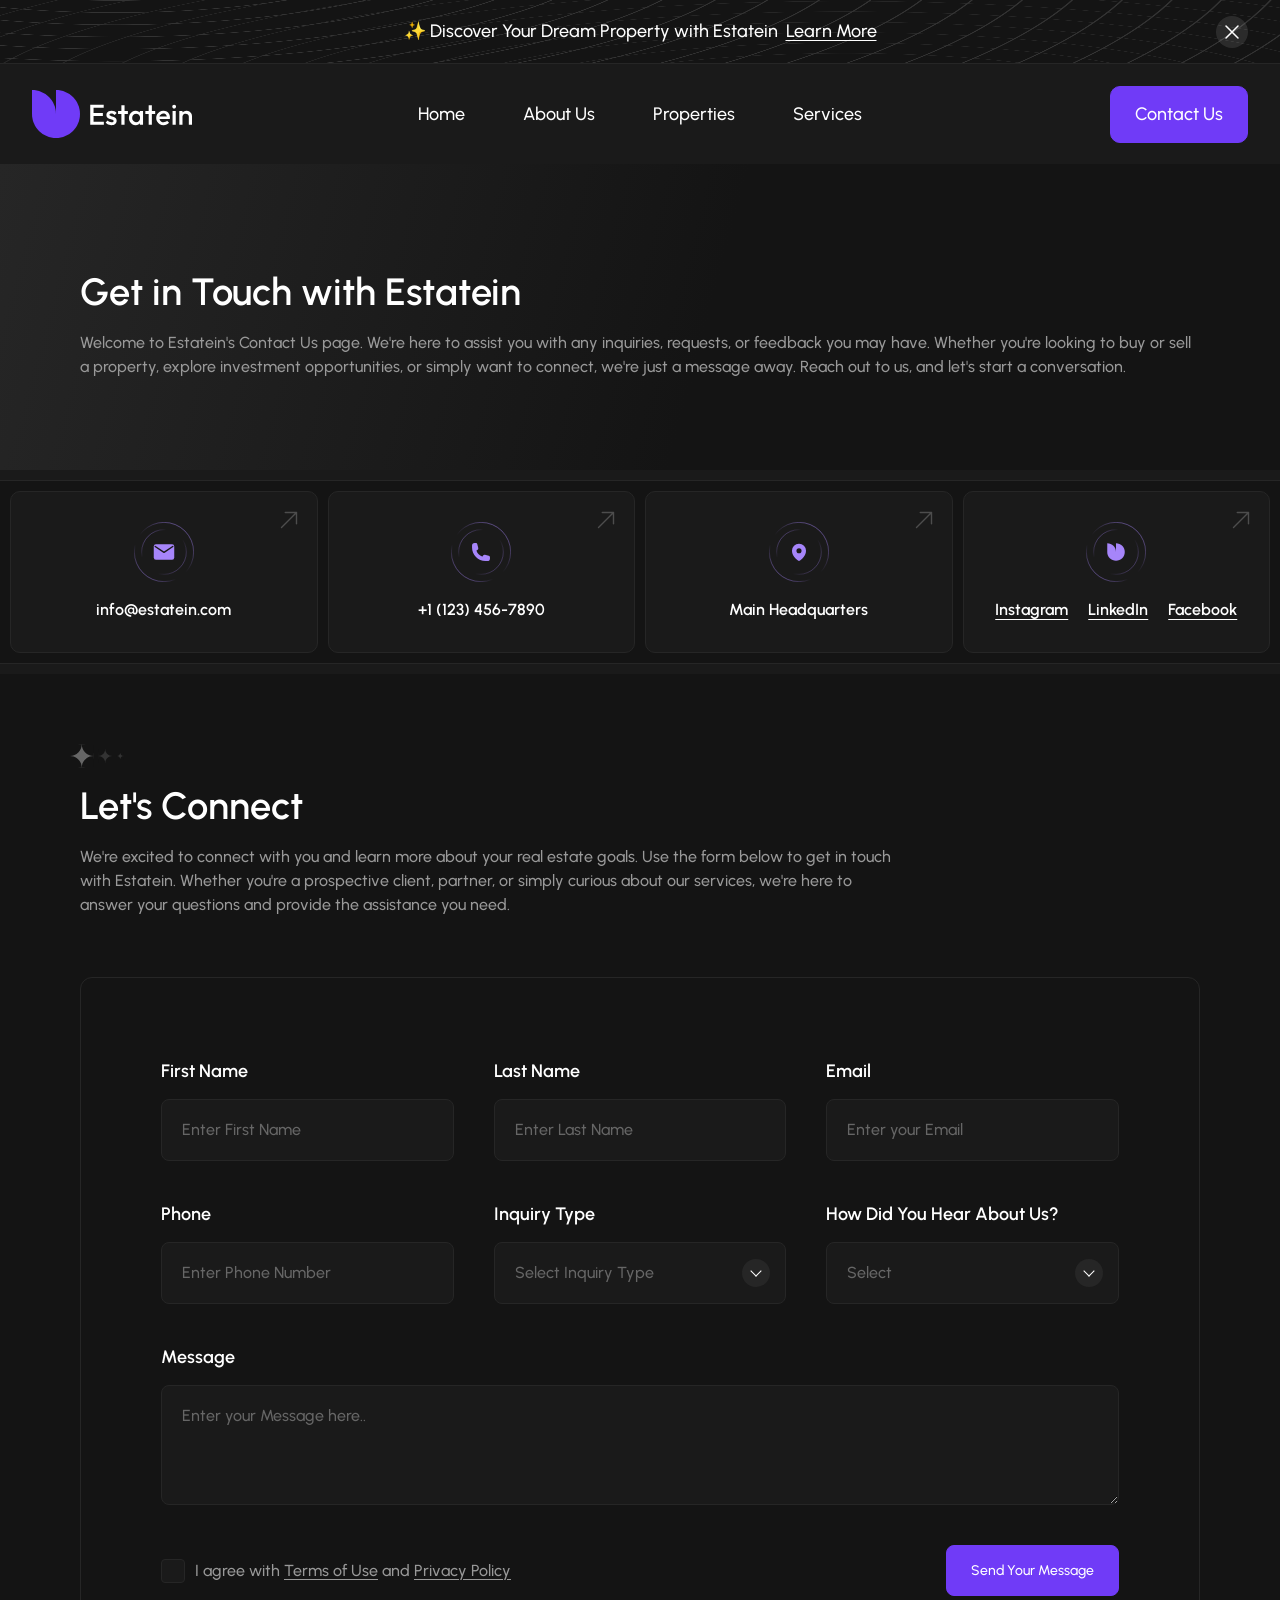
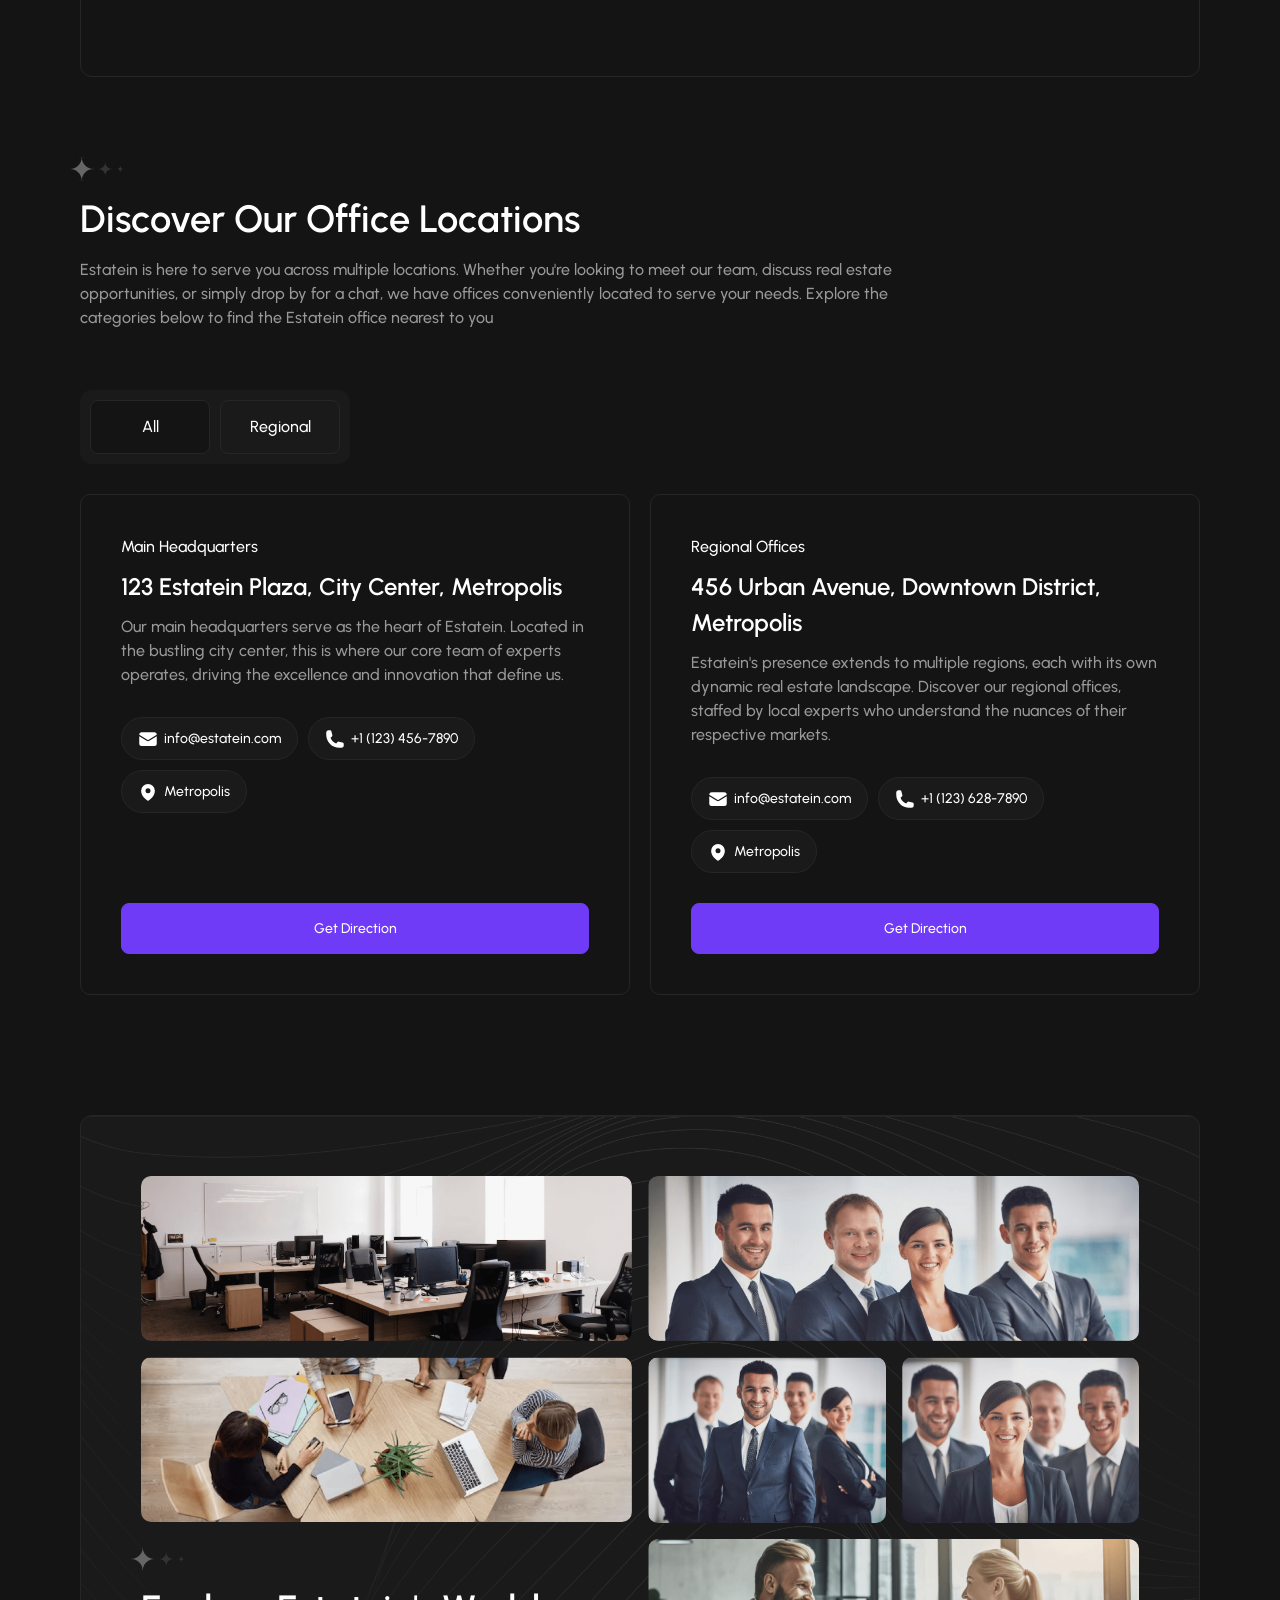
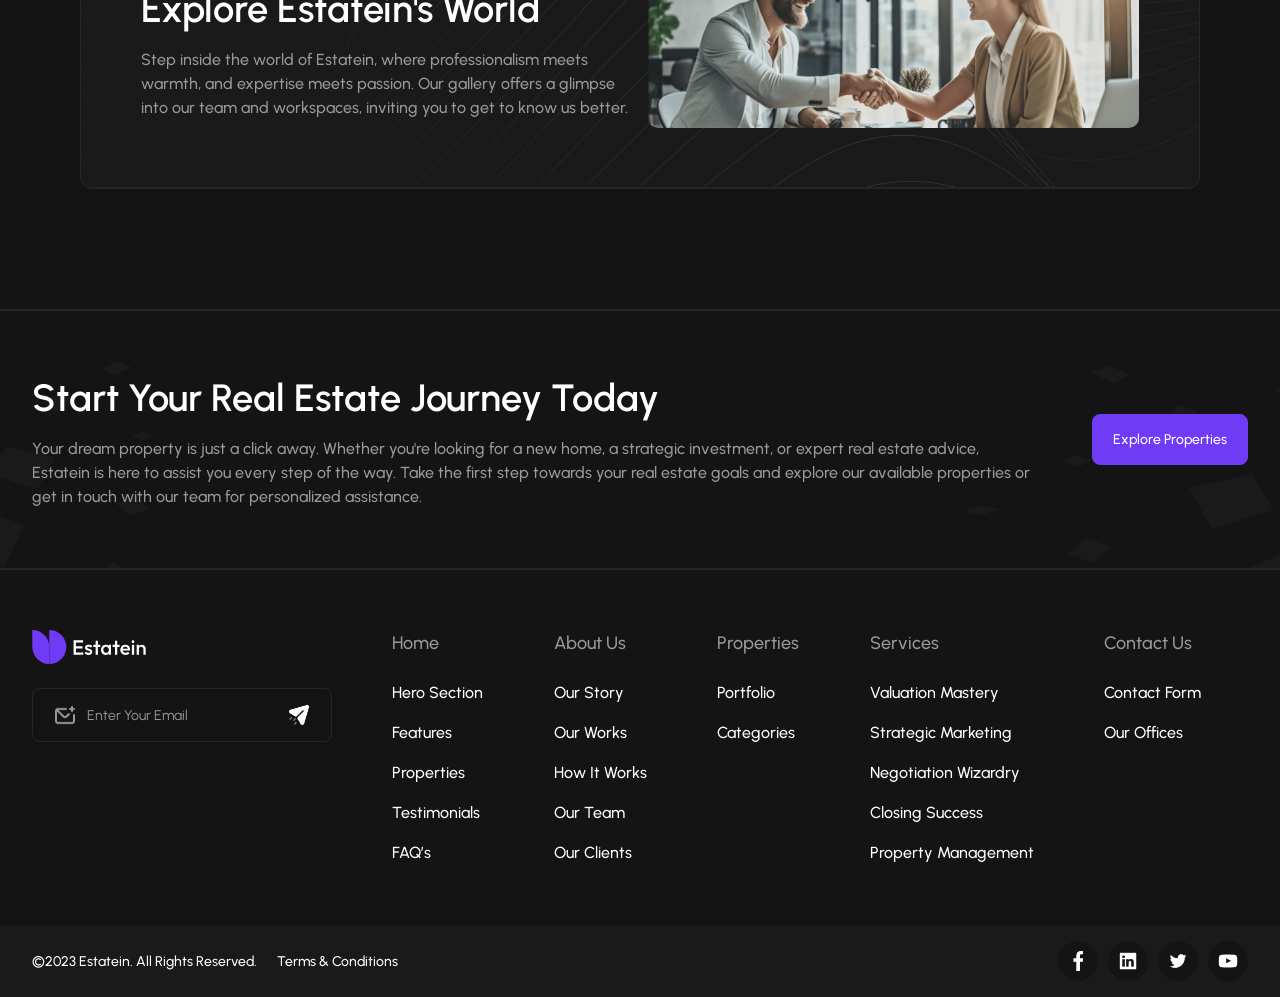
<file: contact.html>
<!doctype html>
<html lang="en">
<head>
  <meta charset="UTF-8">
  <meta name="viewport" content="width=device-width, initial-scale=1.0">
  <meta name="description" content="Get in touch with Estatein: email, phone, office locations and social media. We are here to help with your real estate questions.">
  <link rel="icon" type="image/svg+xml" href="./favicon.svg">
  <link rel="preload" as="font" type="font/woff2" href="./fonts/Urbanist-Variable.woff2" crossorigin>
  <link rel="stylesheet" href="./css/normalize.css">
  <link rel="stylesheet" href="./css/variables.css">
  <link rel="stylesheet" href="./css/fonts.css">
  <link rel="stylesheet" href="./css/global.css">
  <link rel="stylesheet" href="./css/header.css">
  <link rel="stylesheet" href="./css/pages/contact.css">
  <link rel="stylesheet" href="./css/cta.css">
  <link rel="stylesheet" href="./css/footer.css">
  <script src="./js/footerSubscribe.js" defer></script>
  <script src="./js/burgerButton.js" defer></script>
  <script src="./js/closeButton.js" defer></script>
  <script src="./js/officeFilter.js" defer></script>
  <title>Contact Us | Estatein</title>
</head>
<body>
<header class="header container">
  <div class="header-announcement">
    <div class="header-announcement-content">
      <span>✨ Discover Your Dream Property with Estatein</span>
      <a href="./properties.html">Learn More</a>
    </div>
    <button
      class="header-announcement-close"
      type="button"
      aria-label="Close announcement"
    >
      <img
        src="./images/items/button-header.svg"
        alt=""
        width="32"
        height="32"
      >
    </button>
  </div>

  <div class="header-inner">
    <div class="header-main">
      <div class="header-brand">
        <a
          class="header-logo"
          href="./index.html"
          aria-label="Estatein home"
        >
          <img
            src="./images/logo/Logo.svg"
            alt="Estatein"
            width="160"
            height="48"
          >
        </a>
      </div>

      <nav
        class="header-nav"
        aria-label="Main navigation"
      >
        <ul class="header-nav-list">
          <li>
            <a
              class="header-nav-link"
              href="./index.html"
            >Home
            </a>
          </li>
          <li>
            <a
              class="header-nav-link"
              href="./about.html"
            >About Us
            </a>
          </li>
          <li>
            <a
              class="header-nav-link"
              href="./properties.html"
            >Properties
            </a>
          </li>
          <li>
            <a
              class="header-nav-link"
              href="./services.html"
            >Services
            </a>
          </li>
        </ul>
      </nav>

      <div class="header-actions">
        <a
          class="header-contact"
          href="./contact.html" aria-current="page"
        >Contact Us
        </a>

        <button
          class="header-burger"
          type="button"
          aria-label="Open menu"
          aria-controls="site-dropdown-menu"
          aria-expanded="false"
          data-js-menu-toggle
        >
          <span aria-hidden="true"></span>
          <span aria-hidden="true"></span>
          <span aria-hidden="true"></span>
        </button>
      </div>
    </div>

    <nav
      class="dropdown-menu"
      id="site-dropdown-menu"
      aria-label="Mobile navigation"
      data-js-dropdown-menu
    >
      <ul class="dropdown-menu-list">
        <li>
          <a
            href="./index.html"
          >Home
          </a>
        </li>
        <li>
          <a
            href="./about.html"
          >About Us
          </a>
        </li>
        <li>
          <a href="./properties.html">Properties</a>
        </li>
        <li>
          <a href="./services.html">Services</a>
        </li>
        <li>
          <a href="./contact.html" aria-current="page">Contact Us</a>
        </li>
      </ul>
    </nav>
  </div>
</header>
<main class="main container">
  <section class="contact-hero" id="contact-hero" aria-labelledby="contact-hero-title">
    <div class="contact-hero-intro">
      <div class="contact-hero-inner container">
        <h1 class="contact-hero-title" id="contact-hero-title">Get in Touch with Estatein</h1>
        <p class="contact-hero-description">
          Welcome to Estatein's Contact Us page. We're here to assist you with any inquiries, requests, or feedback you may have. Whether you're looking to buy or sell a property, explore investment opportunities, or simply want to connect, we're just a message away. Reach out to us, and let's start a conversation.
        </p>
      </div>
    </div>

    <ul
      class="contact-channels"
      aria-label="Ways to contact Estatein"
    >
      <li class="contact-channel">
        <img
          class="contact-channel-icon"
          src="./images/contact/email.svg"
          alt=""
          width="82"
          height="82"
        >
        <a
          class="contact-channel-link"
          href="mailto:info@estatein.com"
        >info@estatein.com</a>
        <img
          class="contact-channel-arrow"
          src="./images/hero/arrow-up-right.svg"
          alt=""
          width="34"
          height="34"
        >
      </li>
      <li class="contact-channel">
        <img
          class="contact-channel-icon"
          src="./images/contact/phone.svg"
          alt=""
          width="82"
          height="82"
        >
        <a
          class="contact-channel-link"
          href="tel:+11234567890"
        >+1 (123) 456-7890</a>
        <img
          class="contact-channel-arrow"
          src="./images/hero/arrow-up-right.svg"
          alt=""
          width="34"
          height="34"
        >
      </li>
      <li class="contact-channel">
        <img
          class="contact-channel-icon"
          src="./images/contact/location.svg"
          alt=""
          width="82"
          height="82"
        >
        <a
          class="contact-channel-link"
          href="#offices"
        >Main Headquarters</a>
        <img
          class="contact-channel-arrow"
          src="./images/hero/arrow-up-right.svg"
          alt=""
          width="34"
          height="34"
        >
      </li>
      <li class="contact-channel">
        <img
          class="contact-channel-icon"
          src="./images/contact/socials.svg"
          alt=""
          width="82"
          height="82"
        >
        <ul
          class="contact-channel-socials"
          aria-label="Estatein on social media"
        >
          <li><a class="contact-channel-social" href="https://www.instagram.com/">Instagram</a></li>
          <li><a class="contact-channel-social" href="https://www.linkedin.com/">LinkedIn</a></li>
          <li><a class="contact-channel-social" href="https://www.facebook.com/">Facebook</a></li>
        </ul>
        <img
          class="contact-channel-arrow"
          src="./images/hero/arrow-up-right.svg"
          alt=""
          width="34"
          height="34"
        >
      </li>
    </ul>
  </section>

  <section class="connect container" id="connect" aria-labelledby="connect-title">
    <div class="connect-header">
      <img
        class="connect-sparkles"
        src="./images/properties/sparkles.svg"
        alt=""
        width="69"
        height="30"
      >
      <h2 class="connect-title" id="connect-title">Let's Connect</h2>
      <p class="connect-description">
        We're excited to connect with you and learn more about your real estate goals. Use the form below to get in touch with Estatein. Whether you're a prospective client, partner, or simply curious about our services, we're here to answer your questions and provide the assistance you need.
      </p>
    </div>

    <form
      class="connect-form"
      action="#"
      method="post"
    >
      <div class="connect-field">
        <label
          class="connect-label"
          for="connect-first-name"
        >First Name</label>
        <input
          class="connect-control"
          id="connect-first-name"
          name="firstName"
          type="text"
          placeholder="Enter First Name"
          autocomplete="given-name"
          required
        >
      </div>
      <div class="connect-field">
        <label
          class="connect-label"
          for="connect-last-name"
        >Last Name</label>
        <input
          class="connect-control"
          id="connect-last-name"
          name="lastName"
          type="text"
          placeholder="Enter Last Name"
          autocomplete="family-name"
          required
        >
      </div>
      <div class="connect-field">
        <label
          class="connect-label"
          for="connect-email"
        >Email</label>
        <input
          class="connect-control"
          id="connect-email"
          name="email"
          type="email"
          placeholder="Enter your Email"
          autocomplete="email"
          required
        >
      </div>
      <div class="connect-field">
        <label
          class="connect-label"
          for="connect-phone"
        >Phone</label>
        <input
          class="connect-control"
          id="connect-phone"
          name="phone"
          type="tel"
          placeholder="Enter Phone Number"
          autocomplete="tel"
        >
      </div>
      <div class="connect-field">
        <label
          class="connect-label"
          for="connect-inquiry-type"
        >Inquiry Type</label>
        <div class="connect-select">
          <select
            class="connect-control"
            id="connect-inquiry-type"
            name="inquiryType"
          >
            <option value="">Select Inquiry Type</option>
            <option value="buying">Buying a Property</option>
            <option value="selling">Selling a Property</option>
            <option value="renting">Renting</option>
            <option value="management">Property Management</option>
            <option value="investment">Investment Advice</option>
            <option value="other">Other</option>
          </select>
          <span
            class="connect-chevron"
            aria-hidden="true"
          ></span>
        </div>
      </div>
      <div class="connect-field">
        <label
          class="connect-label"
          for="connect-source"
        >How Did You Hear About Us?</label>
        <div class="connect-select">
          <select
            class="connect-control"
            id="connect-source"
            name="source"
          >
            <option value="">Select</option>
            <option value="search">Search Engine</option>
            <option value="social">Social Media</option>
            <option value="referral">Friend or Referral</option>
            <option value="advertisement">Advertisement</option>
            <option value="other">Other</option>
          </select>
          <span
            class="connect-chevron"
            aria-hidden="true"
          ></span>
        </div>
      </div>

      <div class="connect-field connect-field-full">
        <label
          class="connect-label"
          for="connect-message"
        >Message</label>
        <textarea
          class="connect-control connect-message"
          id="connect-message"
          name="message"
          rows="3"
          placeholder="Enter your Message here.."
        ></textarea>
      </div>

      <div class="connect-footer">
        <label class="connect-agree">
          <input
            class="connect-checkbox"
            type="checkbox"
            name="agree"
            required
          >
          <span>I agree with <a href="#">Terms of Use</a> and <a href="#">Privacy Policy</a></span>
        </label>
        <button
          class="connect-submit"
          type="submit"
        >Send Your Message</button>
      </div>
    </form>
  </section>

  <section class="offices container" id="offices" aria-labelledby="offices-title">
    <div class="offices-header">
      <img
        class="offices-sparkles"
        src="./images/properties/sparkles.svg"
        alt=""
        width="69"
        height="30"
      >
      <h2 class="offices-title" id="offices-title">Discover Our Office Locations</h2>
      <p class="offices-description">
        Estatein is here to serve you across multiple locations. Whether you're looking to meet our team, discuss real estate opportunities, or simply drop by for a chat, we have offices conveniently located to serve your needs. Explore the categories below to find the Estatein office nearest to you
      </p>
    </div>

    <div class="offices-content">
      <div
        class="offices-filters"
        role="group"
        aria-label="Filter offices"
      >
        <button
          class="offices-filter"
          type="button"
          aria-pressed="true"
          data-js-office-filter="all"
        >All</button>
        <button
          class="offices-filter"
          type="button"
          aria-pressed="false"
          data-js-office-filter="regional"
        >Regional</button>
      </div>

      <ul class="offices-list">
      <li class="office-card" data-office-type="main">
        <div class="office-card-text">
          <p class="office-card-label">Main Headquarters</p>
          <h3 class="office-card-title">123 Estatein Plaza, City Center, Metropolis</h3>
          <p class="office-card-description">Our main headquarters serve as the heart of Estatein. Located in the bustling city center, this is where our core team of experts operates, driving the excellence and innovation that define us.</p>
        </div>
        <ul class="office-chips" aria-label="Main Headquarters contacts">
          <li>
            <a class="office-chip" href="mailto:info@estatein.com">
              <svg class="office-chip-icon" viewBox="0 0 24 24" width="24" height="24" aria-hidden="true"><path d="M1.5 8.67v8.58a3 3 0 0 0 3 3h15a3 3 0 0 0 3-3V8.67l-8.928 5.493a3 3 0 0 1-3.144 0L1.5 8.67Z" /><path d="M22.5 6.908V6.75a3 3 0 0 0-3-3h-15a3 3 0 0 0-3 3v.158l9.714 5.978a1.5 1.5 0 0 0 1.572 0L22.5 6.908Z" /></svg>
              info@estatein.com
            </a>
          </li>
          <li>
            <a class="office-chip" href="tel:+11234567890">
              <svg class="office-chip-icon" viewBox="0 0 24 24" width="24" height="24" aria-hidden="true"><path d="M1.5 4.5a3 3 0 0 1 3-3h1.372c.86 0 1.61.586 1.819 1.42l1.105 4.423a1.875 1.875 0 0 1-.694 1.955l-1.293.97c-.135.101-.164.249-.126.352a11.285 11.285 0 0 0 6.697 6.697c.103.038.25.009.352-.126l.97-1.293a1.875 1.875 0 0 1 1.955-.694l4.423 1.105c.834.209 1.42.959 1.42 1.82V19.5a3 3 0 0 1-3 3h-2.25C8.552 22.5 1.5 15.448 1.5 6.75V4.5Z" /></svg>
              +1 (123) 456-7890
            </a>
          </li>
          <li>
            <span class="office-chip">
              <svg class="office-chip-icon" viewBox="0 0 24 24" width="24" height="24" aria-hidden="true"><path fill-rule="evenodd" d="m11.54 22.351.07.04.028.016a.76.76 0 0 0 .723 0l.028-.015.071-.041a16.975 16.975 0 0 0 1.144-.742 19.58 19.58 0 0 0 2.683-2.282c1.944-1.99 3.963-4.98 3.963-8.827a8.25 8.25 0 0 0-16.5 0c0 3.846 2.02 6.837 3.963 8.827a19.58 19.58 0 0 0 2.682 2.282 16.975 16.975 0 0 0 1.145.742ZM12 13.5a3 3 0 1 0 0-6 3 3 0 0 0 0 6Z" clip-rule="evenodd" /></svg>
              Metropolis
            </span>
          </li>
        </ul>
        <a
          class="office-direction"
          href="https://www.google.com/maps/search/?api=1&amp;query=123+Estatein+Plaza+City+Center+Metropolis"
        >Get Direction</a>
      </li>
      <li class="office-card" data-office-type="regional">
        <div class="office-card-text">
          <p class="office-card-label">Regional Offices</p>
          <h3 class="office-card-title">456 Urban Avenue, Downtown District, Metropolis</h3>
          <p class="office-card-description">Estatein's presence extends to multiple regions, each with its own dynamic real estate landscape. Discover our regional offices, staffed by local experts who understand the nuances of their respective markets.</p>
        </div>
        <ul class="office-chips" aria-label="Regional Offices contacts">
          <li>
            <a class="office-chip" href="mailto:info@estatein.com">
              <svg class="office-chip-icon" viewBox="0 0 24 24" width="24" height="24" aria-hidden="true"><path d="M1.5 8.67v8.58a3 3 0 0 0 3 3h15a3 3 0 0 0 3-3V8.67l-8.928 5.493a3 3 0 0 1-3.144 0L1.5 8.67Z" /><path d="M22.5 6.908V6.75a3 3 0 0 0-3-3h-15a3 3 0 0 0-3 3v.158l9.714 5.978a1.5 1.5 0 0 0 1.572 0L22.5 6.908Z" /></svg>
              info@estatein.com
            </a>
          </li>
          <li>
            <a class="office-chip" href="tel:+11236287890">
              <svg class="office-chip-icon" viewBox="0 0 24 24" width="24" height="24" aria-hidden="true"><path d="M1.5 4.5a3 3 0 0 1 3-3h1.372c.86 0 1.61.586 1.819 1.42l1.105 4.423a1.875 1.875 0 0 1-.694 1.955l-1.293.97c-.135.101-.164.249-.126.352a11.285 11.285 0 0 0 6.697 6.697c.103.038.25.009.352-.126l.97-1.293a1.875 1.875 0 0 1 1.955-.694l4.423 1.105c.834.209 1.42.959 1.42 1.82V19.5a3 3 0 0 1-3 3h-2.25C8.552 22.5 1.5 15.448 1.5 6.75V4.5Z" /></svg>
              +1 (123) 628-7890
            </a>
          </li>
          <li>
            <span class="office-chip">
              <svg class="office-chip-icon" viewBox="0 0 24 24" width="24" height="24" aria-hidden="true"><path fill-rule="evenodd" d="m11.54 22.351.07.04.028.016a.76.76 0 0 0 .723 0l.028-.015.071-.041a16.975 16.975 0 0 0 1.144-.742 19.58 19.58 0 0 0 2.683-2.282c1.944-1.99 3.963-4.98 3.963-8.827a8.25 8.25 0 0 0-16.5 0c0 3.846 2.02 6.837 3.963 8.827a19.58 19.58 0 0 0 2.682 2.282 16.975 16.975 0 0 0 1.145.742ZM12 13.5a3 3 0 1 0 0-6 3 3 0 0 0 0 6Z" clip-rule="evenodd" /></svg>
              Metropolis
            </span>
          </li>
        </ul>
        <a
          class="office-direction"
          href="https://www.google.com/maps/search/?api=1&amp;query=456+Urban+Avenue+Downtown+District+Metropolis"
        >Get Direction</a>
      </li>
      </ul>
    </div>
  </section>

  <section class="gallery container" id="gallery" aria-labelledby="gallery-title">
    <div class="gallery-inner">
      <img
        class="gallery-image"
        src="./images/contact/gallery/office.png"
        alt="Bright open-plan Estatein office with desks and monitors"
        width="1709"
        height="575"
        loading="lazy"
      >
      <img
        class="gallery-image"
        src="./images/contact/gallery/team.png"
        alt="Smiling Estatein team in business suits"
        width="1709"
        height="575"
        loading="lazy"
      >
      <img
        class="gallery-image"
        src="./images/contact/gallery/meeting.png"
        alt="Estatein team members working together at a table"
        width="1709"
        height="575"
        loading="lazy"
      >
      <div class="gallery-pair">
        <img
          class="gallery-image"
          src="./images/contact/gallery/team-left.png"
          alt="Estatein agent standing in front of colleagues"
          width="825"
          height="575"
          loading="lazy"
        >
        <img
          class="gallery-image"
          src="./images/contact/gallery/team-right.png"
          alt="Group of Estatein colleagues smiling"
          width="825"
          height="575"
          loading="lazy"
        >
      </div>
      <div class="gallery-text">
        <img
          class="gallery-sparkles"
          src="./images/contact/sparkles.svg"
          alt=""
          width="69"
          height="30"
        >
        <h2 class="gallery-title" id="gallery-title">Explore Estatein's World</h2>
        <p class="gallery-description">
          Step inside the world of Estatein, where professionalism meets warmth, and expertise meets passion. Our gallery offers a glimpse into our team and workspaces, inviting you to get to know us better.
        </p>
      </div>
      <img
        class="gallery-image"
        src="./images/contact/gallery/handshake.png"
        alt="Estatein agent shaking hands with a client"
        width="1709"
        height="660"
        loading="lazy"
      >
    </div>
  </section>
  <section class="cta">
    <div class="cta-inner container">
      <div class="cta-content">
        <h2 class="cta-title">
          Start Your Real Estate Journey Today
        </h2>
        <p class="cta-description">
          Your dream property is just a click away. Whether you're looking for
          a new home, a strategic investment, or expert real estate advice,
          Estatein is here to assist you every step of the way. Take the first
          step towards your real estate goals and explore our available properties
          or get in touch with our team for personalized assistance.
        </p>
      </div>

      <a
        class="cta-button"
        href="./properties.html"
      >
        Explore Properties
      </a>
    </div>
  </section>
</main>
<footer class="footer container">
  <div class="footer-inner container">
    <div class="footer-brand">
      <a
        class="footer-logo"
        href="./index.html"
        aria-label="Estatein home"
      >
        <img
          src="./images/logo/Logo.svg"
          alt="Estatein"
          width="160"
          height="48"
        >
      </a>
      <div
        class="footer-subscribe"
        role="group"
        aria-label="Email subscription"
      >
        <img
          class="footer-email-icon"
          src="./images/footer/email.png"
          alt=""
          width="24"
          height="24"
        >
        <input
          class="footer-email"
          id="footer-email"
          name="email"
          type="email"
          required
          autocomplete="email"
          placeholder="Enter Your Email"
          aria-label="Email address"
          data-js-footer-email
        >
        <button
          class="footer-send"
          type="button"
          aria-label="Subscribe by email"
          data-js-footer-send
        >
          <img
            src="./images/footer/send.png"
            alt=""
            width="24"
            height="24"
          >
        </button>
      </div>
    </div>

    <nav
      class="footer-nav"
      aria-label="Footer navigation"
    >
      <div class="footer-group footer-group-home">
        <h3 class="footer-group-title">
          <a href="./index.html">Home</a>
        </h3>
        <ul class="footer-links">
          <li>
            <a
              class="footer-link"
              href="./index.html#hero"
            >Hero Section
            </a>
          </li>
          <li>
            <a
              class="footer-link"
              href="./index.html#features"
            >Features
            </a>
          </li>
          <li>
            <a
              class="footer-link"
              href="./index.html#properties"
            >Properties
            </a>
          </li>
          <li>
            <a
              class="footer-link"
              href="./index.html#testimonials"
            >Testimonials
            </a>
          </li>
          <li>
            <a
              class="footer-link"
              href="./index.html#faqs"
            >FAQ’s
            </a>
          </li>
        </ul>
      </div>
      <div class="footer-group footer-group-about">
        <h3 class="footer-group-title">
          <a href="./about.html">About Us</a>
        </h3>
        <ul class="footer-links">
          <li>
            <a
              class="footer-link"
              href="./about.html#our-journey"
            >Our Story
            </a>
          </li>
          <li>
            <a
              class="footer-link"
              href="./about.html#our-achievements"
            >Our Works
            </a>
          </li>
          <li>
            <a
              class="footer-link"
              href="./about.html#estatein-experience"
            >How It Works
            </a>
          </li>
          <li>
            <a
              class="footer-link"
              href="./about.html#our-team"
            >Our Team
            </a>
          </li>
          <li>
            <a
              class="footer-link"
              href="./about.html#our-clients"
            >Our Clients
            </a>
          </li>
        </ul>
      </div>
      <div class="footer-group footer-group-properties">
        <h3 class="footer-group-title">
          <a href="./properties.html">Properties</a>
        </h3>
        <ul class="footer-links">
          <li>
            <a
              class="footer-link"
              href="./properties.html"
            >Portfolio
            </a>
          </li>
          <li>
            <a
              class="footer-link"
              href="./properties.html"
            >Categories
            </a>
          </li>
        </ul>
      </div>
      <div class="footer-group footer-group-services">
        <h3 class="footer-group-title">
          <a href="./services.html">Services</a>
        </h3>
        <ul class="footer-links">
          <li>
            <a
              class="footer-link"
              href="./services.html"
            >Valuation Mastery
            </a>
          </li>
          <li>
            <a
              class="footer-link"
              href="./services.html"
            >Strategic Marketing
            </a>
          </li>
          <li>
            <a
              class="footer-link"
              href="./services.html"
            >Negotiation Wizardry
            </a>
          </li>
          <li>
            <a
              class="footer-link"
              href="./services.html"
            >Closing Success
            </a>
          </li>
          <li>
            <a
              class="footer-link"
              href="./services.html"
            >Property Management
            </a>
          </li>
        </ul>
      </div>
      <div class="footer-group footer-group-contact">
        <h3 class="footer-group-title">
          <a href="./contact.html">Contact Us</a>
        </h3>
        <ul class="footer-links">
          <li>
            <a
              class="footer-link"
              href="./contact.html#connect"
            >Contact Form
            </a>
          </li>
          <li>
            <a
              class="footer-link"
              href="./contact.html#offices"
            >Our Offices
            </a>
          </li>
        </ul>
      </div>
    </nav>
  </div>

  <div class="footer-bottom">
    <div class="footer-bottom-inner container">
      <div class="footer-legal">
        <p class="footer-copyright">©2023 Estatein. All Rights Reserved.</p>
        <button
          class="footer-terms"
          type="button"
          data-js-footer-terms
        >Terms &amp; Conditions
        </button>
      </div>
      <ul
        class="footer-socials"
        aria-label="Social media"
      >
        <li>
          <a
            class="footer-social-link"
            href="https://www.facebook.com/"
            aria-label="Facebook"
            target="_blank"
            rel="noopener noreferrer"
          >
            <img
              src="./images/footer/facebook.png"
              alt=""
              width="24"
              height="24"
            >
          </a>
        </li>
        <li>
          <a
            class="footer-social-link"
            href="https://www.linkedin.com/"
            aria-label="LinkedIn"
            target="_blank"
            rel="noopener noreferrer"
          >
            <img
              src="./images/footer/linkedin.png"
              alt=""
              width="24"
              height="24"
            >
          </a>
        </li>
        <li>
          <a
            class="footer-social-link"
            href="https://x.com/"
            aria-label="Twitter"
            target="_blank"
            rel="noopener noreferrer"
          >
            <img
              src="./images/footer/twitter.png"
              alt=""
              width="24"
              height="24"
            >
          </a>
        </li>
        <li>
          <a
            class="footer-social-link"
            href="https://www.youtube.com/"
            aria-label="YouTube"
            target="_blank"
            rel="noopener noreferrer"
          >
            <img
              src="./images/footer/youtube.png"
              alt=""
              width="24"
              height="24"
            >
          </a>
        </li>
      </ul>
    </div>
  </div>
</footer>
</body>
</html>
</file>
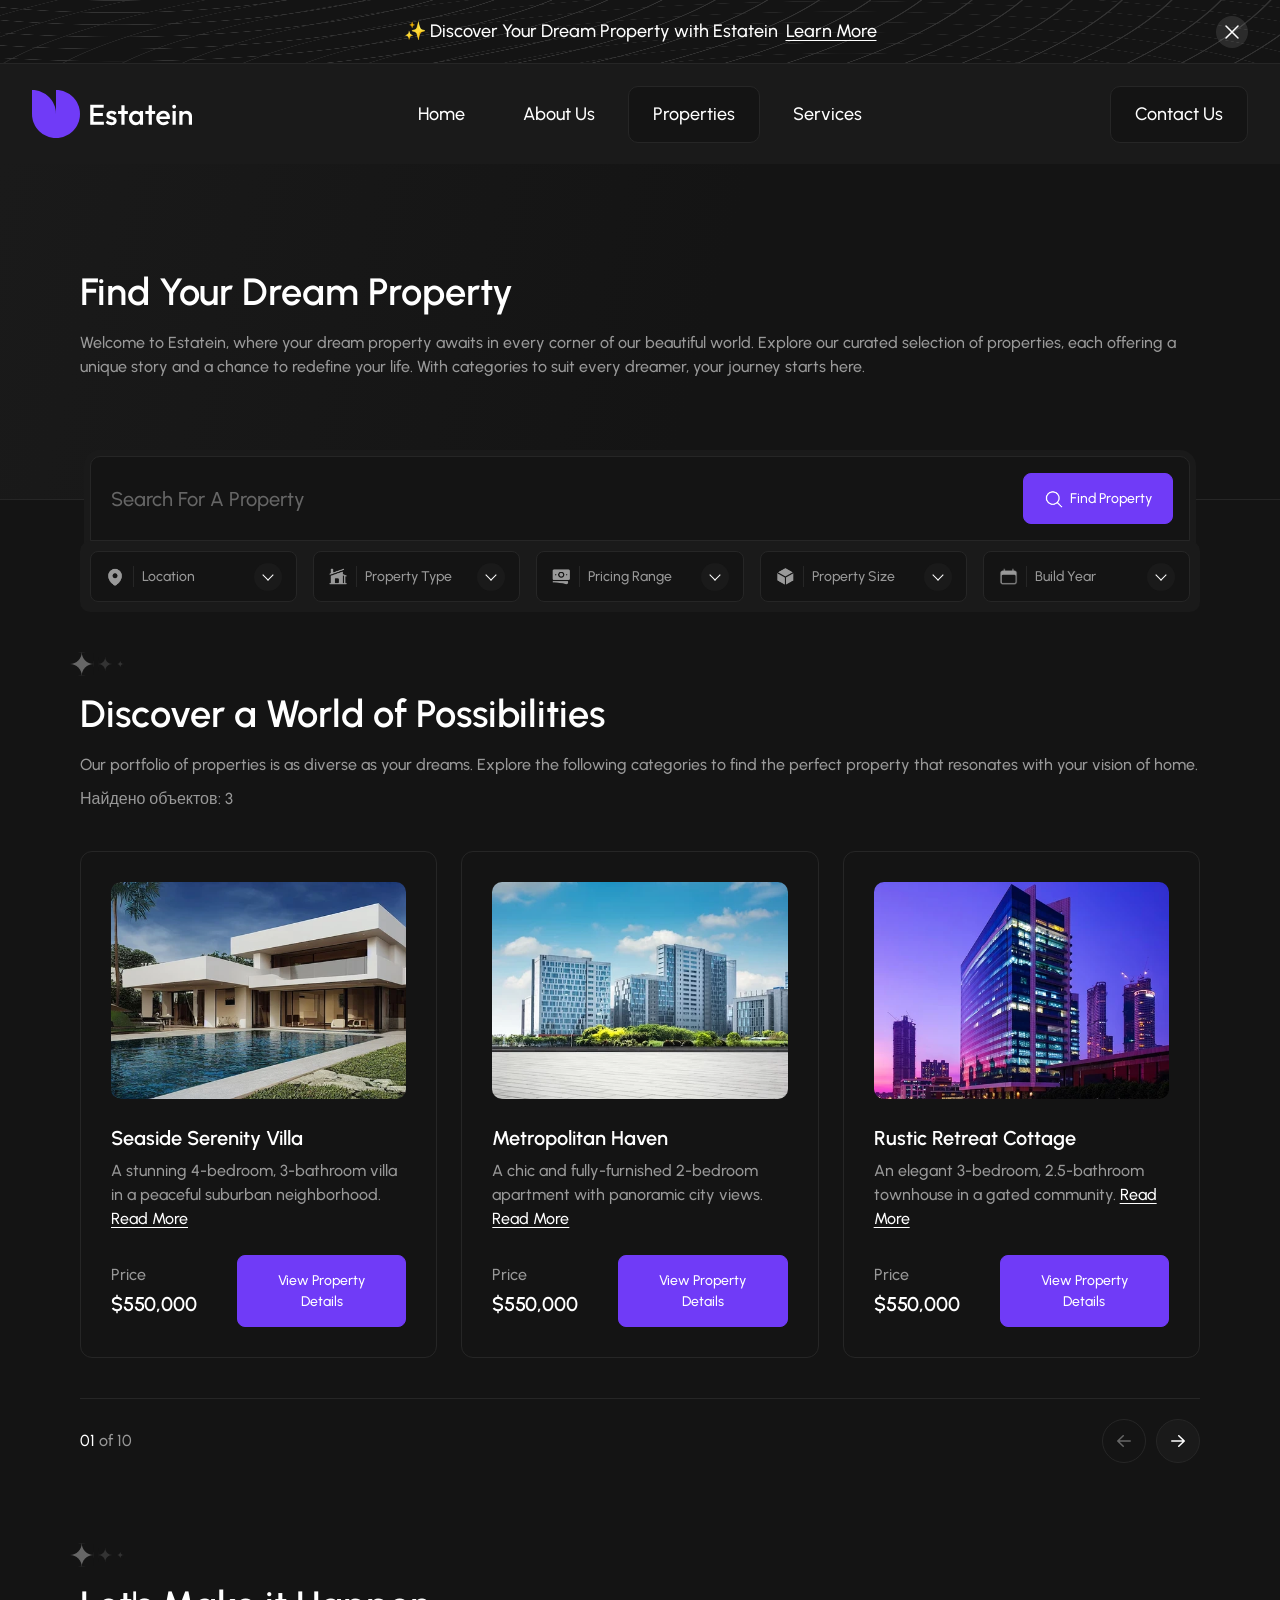
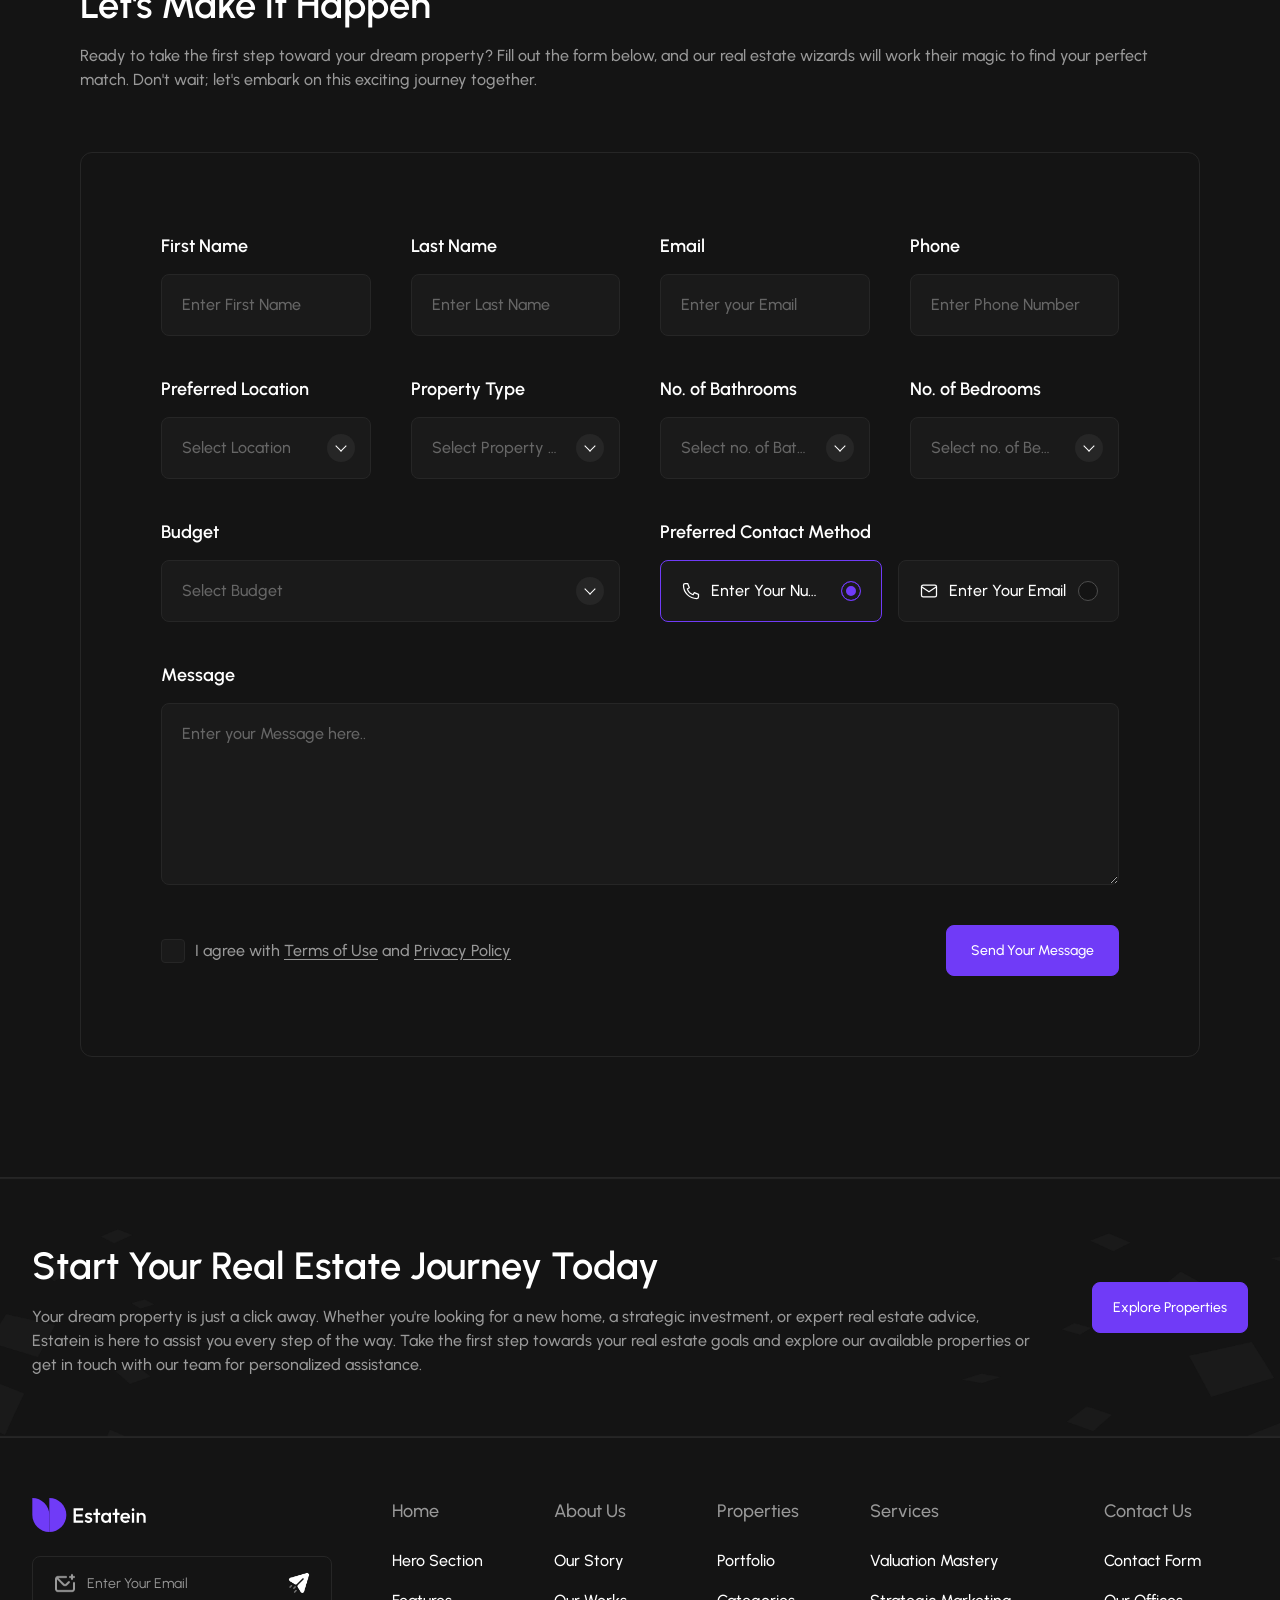
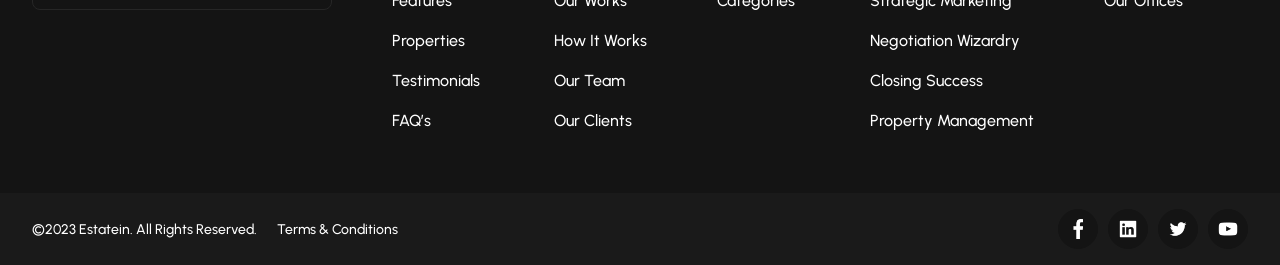
<file: properties.html>
<!doctype html>
<html lang="en">
<head>
  <meta charset="UTF-8">
  <meta
    name="viewport"
    content="width=device-width, initial-scale=1.0"
  >
  <meta
    name="description"
    content="Explore Estatein properties and choose your preferred location, property type, budget, size and build year."
  >
  <link
    rel="icon"
    type="image/svg+xml"
    href="./favicon.svg"
  >
  <link
    rel="preload"
    as="font"
    type="font/woff2"
    href="./fonts/Urbanist-Variable.woff2"
    crossorigin
  >
  <link
    rel="stylesheet"
    href="./css/normalize.css"
  >
  <link
    rel="stylesheet"
    href="./css/variables.css"
  >
  <link
    rel="stylesheet"
    href="./css/fonts.css"
  >
  <link
    rel="stylesheet"
    href="./css/global.css"
  >
  <link
    rel="stylesheet"
    href="./css/header.css"
  >
  <link
    rel="stylesheet"
    href="./css/pages/properties.css"
  >
  <link
    rel="stylesheet"
    href="./css/cta.css"
  >
  <link
    rel="stylesheet"
    href="./css/footer.css"
  >
  <script
    src="./js/burgerButton.js"
    defer
  ></script>
  <script
    src="./js/closeButton.js"
    defer
  ></script>
  <script
    src="./js/search.js"
    defer
  ></script>
  <script
    src="./js/footerSubscribe.js"
    defer
  ></script>
  <title>Properties | Estatein</title>
</head>
<body>
<header class="header container">
  <div class="header-announcement">
    <div class="header-announcement-content">
      <span>✨ Discover Your Dream Property with Estatein</span>
      <a href="./properties.html">Learn More</a>
    </div>
    <button
      class="header-announcement-close"
      type="button"
      aria-label="Close announcement"
    >
      <img
        src="./images/items/button-header.svg"
        alt=""
        width="32"
        height="32"
      >
    </button>
  </div>

  <div class="header-inner">
    <div class="header-main">
      <div class="header-brand">
        <a
          class="header-logo"
          href="./index.html"
          aria-label="Estatein home"
        >
          <img
            src="./images/logo/Logo.svg"
            alt="Estatein"
            width="160"
            height="48"
          >
        </a>
      </div>

      <nav
        class="header-nav"
        aria-label="Main navigation"
      >
        <ul class="header-nav-list">
          <li>
            <a
              class="header-nav-link"
              href="./index.html"
            >Home
            </a>
          </li>
          <li>
            <a
              class="header-nav-link"
              href="./about.html"
            >About Us
            </a>
          </li>
          <li>
            <a
              class="header-nav-link"
              href="./properties.html"
              aria-current="page"
            >Properties
            </a>
          </li>
          <li>
            <a
              class="header-nav-link"
              href="./services.html"
            >Services
            </a>
          </li>
        </ul>
      </nav>

      <div class="header-actions">
        <a
          class="header-contact"
          href="./contact.html"
        >Contact Us
        </a>

        <button
          class="header-burger"
          type="button"
          aria-label="Open menu"
          aria-controls="site-dropdown-menu"
          aria-expanded="false"
          data-js-menu-toggle
        >
          <span aria-hidden="true"></span>
          <span aria-hidden="true"></span>
          <span aria-hidden="true"></span>
        </button>
      </div>
    </div>

    <nav
      class="dropdown-menu"
      id="site-dropdown-menu"
      aria-label="Mobile navigation"
      data-js-dropdown-menu
    >
      <ul class="dropdown-menu-list">
        <li>
          <a
            href="./index.html"
          >Home
          </a>
        </li>
        <li>
          <a
            href="./about.html"
          >About Us
          </a>
        </li>
        <li>
          <a
            href="./properties.html"
            aria-current="page"
          >Properties
          </a>
        </li>
        <li>
          <a href="./services.html">Services</a>
        </li>
        <li>
          <a href="./contact.html">Contact Us</a>
        </li>
      </ul>
    </nav>
  </div>
</header>
<main class="main container">
  <section
    class="properties-hero"
    id="properties-hero"
    aria-labelledby="properties-hero-title"
  >
    <div class="properties-hero-inner container">
      <h1
        class="properties-hero-title"
        id="properties-hero-title"
      >Find Your Dream Property
      </h1>
      <p class="properties-hero-description">
        Welcome to Estatein, where your dream property awaits in every corner of our beautiful world. Explore our curated selection of properties, each offering a unique story and a chance to redefine your life. With categories to suit every dreamer, your journey starts here.
      </p>
    </div>
  </section>

  <div
    class="property-search container"
    id="property-search"
    role="search"
    aria-label="Find a property"
    data-js-property-search
  >
    <div class="property-search-bar">
      <input
        class="property-search-input"
        id="property-search-query"
        name="query"
        type="search"
        placeholder="Search For A Property"
        aria-label="Search for a property"
        data-js-property-search-query
      >
      <button
        class="property-search-button"
        type="button"
        aria-label="Find Property"
        data-js-property-search-button
      >
        <img
          src="./images/search/search.png"
          alt=""
          width="24"
          height="24"
        >
        <span class="property-search-button-label">Find Property</span>
      </button>
    </div>
    <div class="property-search-filters">
      <label
        class="property-filter"
        for="property-filter-location"
      >
        <img
          class="property-filter-icon"
          src="./images/search/location.png"
          alt=""
          width="24"
          height="24"
        >
        <select
          class="property-filter-select"
          id="property-filter-location"
          name="location"
          aria-label="Location"
          data-js-property-filter="location"
        >
          <option value="">Location</option>
          <option value="new-york">New York</option>
          <option value="los-angeles">Los Angeles</option>
          <option value="chicago">Chicago</option>
          <option value="houston">Houston</option>
          <option value="miami">Miami</option>
        </select>
        <span
          class="property-filter-chevron"
          aria-hidden="true"
        ></span>
      </label>
      <label
        class="property-filter"
        for="property-filter-type"
      >
        <img
          class="property-filter-icon"
          src="./images/search/property-type.png"
          alt=""
          width="24"
          height="24"
        >
        <select
          class="property-filter-select"
          id="property-filter-type"
          name="type"
          aria-label="Property Type"
          data-js-property-filter="type"
        >
          <option value="">Property Type</option>
          <option value="villa">Villa</option>
          <option value="apartment">Apartment</option>
          <option value="cottage">Cottage</option>
          <option value="house">House</option>
        </select>
        <span
          class="property-filter-chevron"
          aria-hidden="true"
        ></span>
      </label>
      <label
        class="property-filter"
        for="property-filter-price"
      >
        <img
          class="property-filter-icon"
          src="./images/search/price.png"
          alt=""
          width="24"
          height="24"
        >
        <select
          class="property-filter-select"
          id="property-filter-price"
          name="price"
          aria-label="Pricing Range"
          data-js-property-filter="price"
        >
          <option value="">Pricing Range</option>
          <option value="under-500000">Under $500,000</option>
          <option value="500000-1000000">$500,000 – $1,000,000</option>
          <option value="over-1000000">Over $1,000,000</option>
        </select>
        <span
          class="property-filter-chevron"
          aria-hidden="true"
        ></span>
      </label>
      <label
        class="property-filter"
        for="property-filter-size"
      >
        <img
          class="property-filter-icon"
          src="./images/search/size.png"
          alt=""
          width="24"
          height="24"
        >
        <select
          class="property-filter-select"
          id="property-filter-size"
          name="size"
          aria-label="Property Size"
          data-js-property-filter="size"
        >
          <option value="">Property Size</option>
          <option value="under-1000">Under 1,000 sq ft</option>
          <option value="1000-2000">1,000 – 2,000 sq ft</option>
          <option value="over-2000">Over 2,000 sq ft</option>
        </select>
        <span
          class="property-filter-chevron"
          aria-hidden="true"
        ></span>
      </label>
      <label
        class="property-filter"
        for="property-filter-year"
      >
        <img
          class="property-filter-icon"
          src="./images/search/year.png"
          alt=""
          width="24"
          height="24"
        >
        <select
          class="property-filter-select"
          id="property-filter-year"
          name="year"
          aria-label="Build Year"
          data-js-property-filter="year"
        >
          <option value="">Build Year</option>
          <option value="2020">2020 or newer</option>
          <option value="2010">2010 or newer</option>
          <option value="before-2010">Before 2010</option>
        </select>
        <span
          class="property-filter-chevron"
          aria-hidden="true"
        ></span>
      </label>
    </div>
  </div>
  <section class="search-results container" aria-labelledby="search-results-title">
    <div class="search-results-header">
      <img
        class="search-results-sparkles"
        src="./images/properties/sparkles.svg"
        alt=""
        width="69"
        height="30"
      >
      <h2
        class="search-results-title"
        id="search-results-title"
      >Discover a World of Possibilities
      </h2>
      <p class="search-results-description">
        Our portfolio of properties is as diverse as your dreams. Explore the following categories to find the perfect property that resonates with your vision of home.
      </p>
    </div>
    <p
      class="search-results-status"
      role="status"
      data-js-search-status
    ></p>
    <ul
      class="search-results-grid"
      aria-label="Properties matching your search"
      data-js-search-results
    ></ul>

    <div class="search-results-footer">
      <nav
        class="search-results-pagination"
        aria-label="Search results pagination"
      >
        <span class="search-results-counter"><span class="search-results-current-page">01</span> of 10</span>
        <button
          class="search-results-arrow search-results-arrow-prev"
          type="button"
          aria-label="Previous properties"
          disabled
        >
          <img
            src="./images/properties/arrow-right.svg"
            alt=""
            width="24"
            height="24"
          >
        </button>
        <button
          class="search-results-arrow search-results-arrow-next"
          type="button"
          aria-label="Next properties"
        >
          <img
            src="./images/properties/arrow-right.svg"
            alt=""
            width="24"
            height="24"
          >
        </button>
      </nav>
    </div>
  </section>

  <section
    class="inquiry container"
    id="inquiry"
    aria-labelledby="inquiry-title"
  >
    <div class="inquiry-header">
      <img
        class="inquiry-sparkles"
        src="./images/properties/sparkles.svg"
        alt=""
        width="69"
        height="30"
      >
      <h2
        class="inquiry-title"
        id="inquiry-title"
      >Let's Make it Happen
      </h2>
      <p class="inquiry-description">
        Ready to take the first step toward your dream property? Fill out the form below, and our real estate wizards will work their magic to find your perfect match. Don't wait; let's embark on this exciting journey together.
      </p>
    </div>

    <form
      class="inquiry-form"
      action="#"
      method="post"
    >
      <div class="inquiry-field">
        <label
          class="inquiry-label"
          for="inquiry-first-name"
        >First Name
        </label>
        <input
          class="inquiry-control"
          id="inquiry-first-name"
          name="firstName"
          type="text"
          placeholder="Enter First Name"
          autocomplete="given-name"
          required
        >
      </div>
      <div class="inquiry-field">
        <label
          class="inquiry-label"
          for="inquiry-last-name"
        >Last Name
        </label>
        <input
          class="inquiry-control"
          id="inquiry-last-name"
          name="lastName"
          type="text"
          placeholder="Enter Last Name"
          autocomplete="family-name"
          required
        >
      </div>
      <div class="inquiry-field">
        <label
          class="inquiry-label"
          for="inquiry-email"
        >Email
        </label>
        <input
          class="inquiry-control"
          id="inquiry-email"
          name="email"
          type="email"
          placeholder="Enter your Email"
          autocomplete="email"
          required
        >
      </div>
      <div class="inquiry-field">
        <label
          class="inquiry-label"
          for="inquiry-phone"
        >Phone
        </label>
        <input
          class="inquiry-control"
          id="inquiry-phone"
          name="phone"
          type="tel"
          placeholder="Enter Phone Number"
          autocomplete="tel"
        >
      </div>

      <div class="inquiry-field">
        <label
          class="inquiry-label"
          for="inquiry-location"
        >Preferred Location
        </label>
        <div class="inquiry-select">
          <select
            class="inquiry-control"
            id="inquiry-location"
            name="location"
          >
            <option value="">Select Location</option>
            <option value="new-york">New York</option>
            <option value="los-angeles">Los Angeles</option>
            <option value="chicago">Chicago</option>
            <option value="houston">Houston</option>
            <option value="miami">Miami</option>
          </select>
          <span
            class="inquiry-chevron"
            aria-hidden="true"
          ></span>
        </div>
      </div>
      <div class="inquiry-field">
        <label
          class="inquiry-label"
          for="inquiry-type"
        >Property Type
        </label>
        <div class="inquiry-select">
          <select
            class="inquiry-control"
            id="inquiry-type"
            name="type"
          >
            <option value="">Select Property Type</option>
            <option value="villa">Villa</option>
            <option value="apartment">Apartment</option>
            <option value="cottage">Cottage</option>
            <option value="house">House</option>
          </select>
          <span
            class="inquiry-chevron"
            aria-hidden="true"
          ></span>
        </div>
      </div>
      <div class="inquiry-field">
        <label
          class="inquiry-label"
          for="inquiry-bathrooms"
        >No. of Bathrooms
        </label>
        <div class="inquiry-select">
          <select
            class="inquiry-control"
            id="inquiry-bathrooms"
            name="bathrooms"
          >
            <option value="">Select no. of Bathrooms</option>
            <option value="1">1</option>
            <option value="2">2</option>
            <option value="3">3</option>
            <option value="4+">4+</option>
          </select>
          <span
            class="inquiry-chevron"
            aria-hidden="true"
          ></span>
        </div>
      </div>
      <div class="inquiry-field">
        <label
          class="inquiry-label"
          for="inquiry-bedrooms"
        >No. of Bedrooms
        </label>
        <div class="inquiry-select">
          <select
            class="inquiry-control"
            id="inquiry-bedrooms"
            name="bedrooms"
          >
            <option value="">Select no. of Bedrooms</option>
            <option value="1">1</option>
            <option value="2">2</option>
            <option value="3">3</option>
            <option value="4+">4+</option>
          </select>
          <span
            class="inquiry-chevron"
            aria-hidden="true"
          ></span>
        </div>
      </div>

      <div class="inquiry-field inquiry-field-half">
        <label
          class="inquiry-label"
          for="inquiry-budget"
        >Budget
        </label>
        <div class="inquiry-select">
          <select
            class="inquiry-control"
            id="inquiry-budget"
            name="budget"
          >
            <option value="">Select Budget</option>
            <option value="under-500000">Under $500,000</option>
            <option value="500000-1000000">$500,000 – $1,000,000</option>
            <option value="over-1000000">Over $1,000,000</option>
          </select>
          <span
            class="inquiry-chevron"
            aria-hidden="true"
          ></span>
        </div>
      </div>
      <fieldset class="inquiry-field inquiry-field-half inquiry-contact">
        <legend class="inquiry-label">Preferred Contact Method</legend>
        <div class="inquiry-contact-options">
          <label class="inquiry-contact-option">
            <svg
              class="inquiry-contact-icon"
              viewBox="0 0 24 24"
              width="24"
              height="24"
              aria-hidden="true"
            >
              <path d="M5 3h3l2 5-2.5 1.5a11 11 0 0 0 7 7L16 14l5 2v3a2 2 0 0 1-2 2A16 16 0 0 1 3 5a2 2 0 0 1 2-2" />
            </svg>
            <span class="inquiry-contact-text">Enter Your Number</span>
            <input
              class="inquiry-radio"
              type="radio"
              name="contactMethod"
              value="phone"
              checked
            >
          </label>
          <label class="inquiry-contact-option">
            <svg
              class="inquiry-contact-icon"
              viewBox="0 0 24 24"
              width="24"
              height="24"
              aria-hidden="true"
            >
              <rect
                x="3"
                y="5"
                width="18"
                height="14"
                rx="2"
              />
              <path d="m3 7 9 6 9-6" />
            </svg>
            <span class="inquiry-contact-text">Enter Your Email</span>
            <input
              class="inquiry-radio"
              type="radio"
              name="contactMethod"
              value="email"
            >
          </label>
        </div>
      </fieldset>

      <div class="inquiry-field inquiry-field-full">
        <label
          class="inquiry-label"
          for="inquiry-message"
        >Message
        </label>
        <textarea
          class="inquiry-control inquiry-message"
          id="inquiry-message"
          name="message"
          rows="6"
          placeholder="Enter your Message here.."
        ></textarea>
      </div>

      <div class="inquiry-footer">
        <label class="inquiry-agree">
          <input
            class="inquiry-checkbox"
            type="checkbox"
            name="agree"
            required
          >
          <span>I agree with <a href="#">Terms of Use</a> and <a href="#">Privacy Policy</a></span>
        </label>
        <button
          class="inquiry-submit"
          type="submit"
        >Send Your Message
        </button>
      </div>
    </form>
  </section>

  <section class="cta">
    <div class="cta-inner container">
      <div class="cta-content">
        <h2 class="cta-title">
          Start Your Real Estate Journey Today
        </h2>
        <p class="cta-description">
          Your dream property is just a click away. Whether you're looking for
          a new home, a strategic investment, or expert real estate advice,
          Estatein is here to assist you every step of the way. Take the first
          step towards your real estate goals and explore our available properties
          or get in touch with our team for personalized assistance.
        </p>
      </div>

      <a
        class="cta-button"
        href="./properties.html"
      >
        Explore Properties
      </a>
    </div>
  </section>

  <template data-js-property-card-template>
    <li class="search-results-item">
      <article
        class="search-property-card"
        data-js-property-card
      >
        <img
          class="search-property-image"
          sizes="(max-width: 600px) calc(100vw - 82px), (max-width: 960px) calc(50vw - 108px), (max-width: 1100px) calc(50vw - 156px), (max-width: 1440px) calc(33.3333vw - 128.6667px), (max-width: 1660px) calc(33.3333vw - 123.3333px), 430px"
          alt=""
          width="432"
          height="318"
          loading="lazy"
          decoding="async"
          data-js-property-image
        >
        <div class="search-property-description">
          <h3
            class="search-property-title"
            data-js-property-title
          ></h3>
          <p class="search-property-text">
            <span data-js-property-description></span>
            <a
              class="search-property-read-more"
              href="./property-details.html"
            >Read More
            </a>
          </p>
        </div>
        <div class="search-property-footer">
          <div class="search-property-price">
            <span class="search-property-price-label">Price</span>
            <strong
              class="search-property-price-value"
              data-js-property-price
            ></strong>
          </div>
          <a
            class="search-property-button"
            href="./property-details.html"
          >View Property Details
          </a>
        </div>
      </article>
    </li>
  </template>
</main>
<footer class="footer container">
  <div class="footer-inner container">
    <div class="footer-brand">
      <a
        class="footer-logo"
        href="./index.html"
        aria-label="Estatein home"
      >
        <img
          src="./images/logo/Logo.svg"
          alt="Estatein"
          width="160"
          height="48"
        >
      </a>
      <div
        class="footer-subscribe"
        role="group"
        aria-label="Email subscription"
      >
        <img
          class="footer-email-icon"
          src="./images/footer/email.png"
          alt=""
          width="24"
          height="24"
        >
        <input
          class="footer-email"
          id="footer-email"
          name="email"
          type="email"
          required
          autocomplete="email"
          placeholder="Enter Your Email"
          aria-label="Email address"
          data-js-footer-email
        >
        <button
          class="footer-send"
          type="button"
          aria-label="Subscribe by email"
          data-js-footer-send
        >
          <img
            src="./images/footer/send.png"
            alt=""
            width="24"
            height="24"
          >
        </button>
      </div>
    </div>

    <nav
      class="footer-nav"
      aria-label="Footer navigation"
    >
      <div class="footer-group footer-group-home">
        <h3 class="footer-group-title">
          <a href="./index.html">Home</a>
        </h3>
        <ul class="footer-links">
          <li>
            <a
              class="footer-link"
              href="./index.html#hero"
            >Hero Section
            </a>
          </li>
          <li>
            <a
              class="footer-link"
              href="./index.html#features"
            >Features
            </a>
          </li>
          <li>
            <a
              class="footer-link"
              href="./index.html#properties"
            >Properties
            </a>
          </li>
          <li>
            <a
              class="footer-link"
              href="./index.html#testimonials"
            >Testimonials
            </a>
          </li>
          <li>
            <a
              class="footer-link"
              href="./index.html#faqs"
            >FAQ’s
            </a>
          </li>
        </ul>
      </div>
      <div class="footer-group footer-group-about">
        <h3 class="footer-group-title">
          <a href="./about.html">About Us</a>
        </h3>
        <ul class="footer-links">
          <li>
            <a
              class="footer-link"
              href="./about.html#our-journey"
            >Our Story
            </a>
          </li>
          <li>
            <a
              class="footer-link"
              href="./about.html#our-achievements"
            >Our Works
            </a>
          </li>
          <li>
            <a
              class="footer-link"
              href="./about.html#estatein-experience"
            >How It Works
            </a>
          </li>
          <li>
            <a
              class="footer-link"
              href="./about.html#our-team"
            >Our Team
            </a>
          </li>
          <li>
            <a
              class="footer-link"
              href="./about.html#our-clients"
            >Our Clients
            </a>
          </li>
        </ul>
      </div>
      <div class="footer-group footer-group-properties">
        <h3 class="footer-group-title">
          <a href="./properties.html">Properties</a>
        </h3>
        <ul class="footer-links">
          <li>
            <a
              class="footer-link"
              href="./properties.html"
            >Portfolio
            </a>
          </li>
          <li>
            <a
              class="footer-link"
              href="./properties.html"
            >Categories
            </a>
          </li>
        </ul>
      </div>
      <div class="footer-group footer-group-services">
        <h3 class="footer-group-title">
          <a href="./services.html">Services</a>
        </h3>
        <ul class="footer-links">
          <li>
            <a
              class="footer-link"
              href="./services.html"
            >Valuation Mastery
            </a>
          </li>
          <li>
            <a
              class="footer-link"
              href="./services.html"
            >Strategic Marketing
            </a>
          </li>
          <li>
            <a
              class="footer-link"
              href="./services.html"
            >Negotiation Wizardry
            </a>
          </li>
          <li>
            <a
              class="footer-link"
              href="./services.html"
            >Closing Success
            </a>
          </li>
          <li>
            <a
              class="footer-link"
              href="./services.html"
            >Property Management
            </a>
          </li>
        </ul>
      </div>
      <div class="footer-group footer-group-contact">
        <h3 class="footer-group-title">
          <a href="./contact.html">Contact Us</a>
        </h3>
        <ul class="footer-links">
          <li>
            <a
              class="footer-link"
              href="./contact.html"
            >Contact Form
            </a>
          </li>
          <li>
            <a
              class="footer-link"
              href="./contact.html"
            >Our Offices
            </a>
          </li>
        </ul>
      </div>
    </nav>
  </div>

  <div class="footer-bottom">
    <div class="footer-bottom-inner container">
      <div class="footer-legal">
        <p class="footer-copyright">©2023 Estatein. All Rights Reserved.</p>
        <button
          class="footer-terms"
          type="button"
          data-js-footer-terms
        >Terms &amp; Conditions
        </button>
      </div>
      <ul
        class="footer-socials"
        aria-label="Social media"
      >
        <li>
          <a
            class="footer-social-link"
            href="https://www.facebook.com/"
            aria-label="Facebook"
            target="_blank"
            rel="noopener noreferrer"
          >
            <img
              src="./images/footer/facebook.png"
              alt=""
              width="24"
              height="24"
            >
          </a>
        </li>
        <li>
          <a
            class="footer-social-link"
            href="https://www.linkedin.com/"
            aria-label="LinkedIn"
            target="_blank"
            rel="noopener noreferrer"
          >
            <img
              src="./images/footer/linkedin.png"
              alt=""
              width="24"
              height="24"
            >
          </a>
        </li>
        <li>
          <a
            class="footer-social-link"
            href="https://x.com/"
            aria-label="Twitter"
            target="_blank"
            rel="noopener noreferrer"
          >
            <img
              src="./images/footer/twitter.png"
              alt=""
              width="24"
              height="24"
            >
          </a>
        </li>
        <li>
          <a
            class="footer-social-link"
            href="https://www.youtube.com/"
            aria-label="YouTube"
            target="_blank"
            rel="noopener noreferrer"
          >
            <img
              src="./images/footer/youtube.png"
              alt=""
              width="24"
              height="24"
            >
          </a>
        </li>
      </ul>
    </div>
  </div>
</footer>
</body>
</html>
</file>
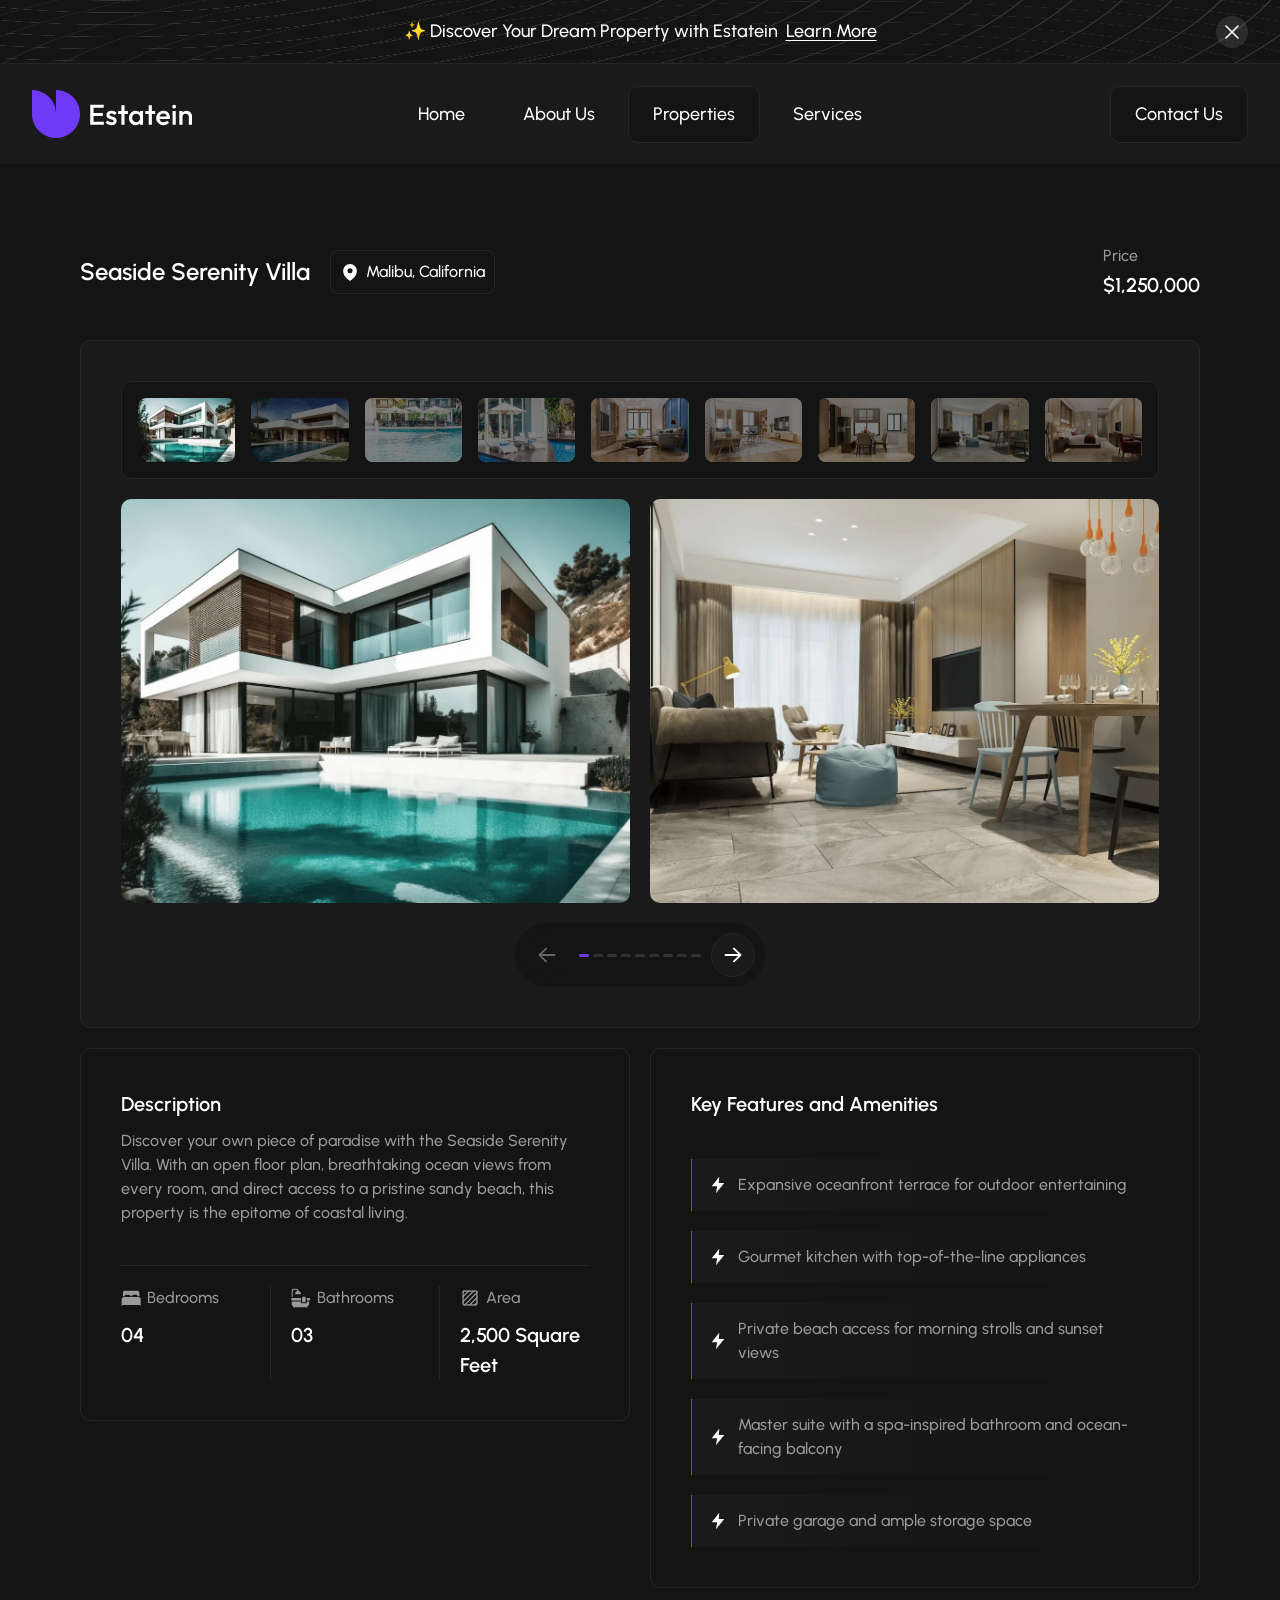
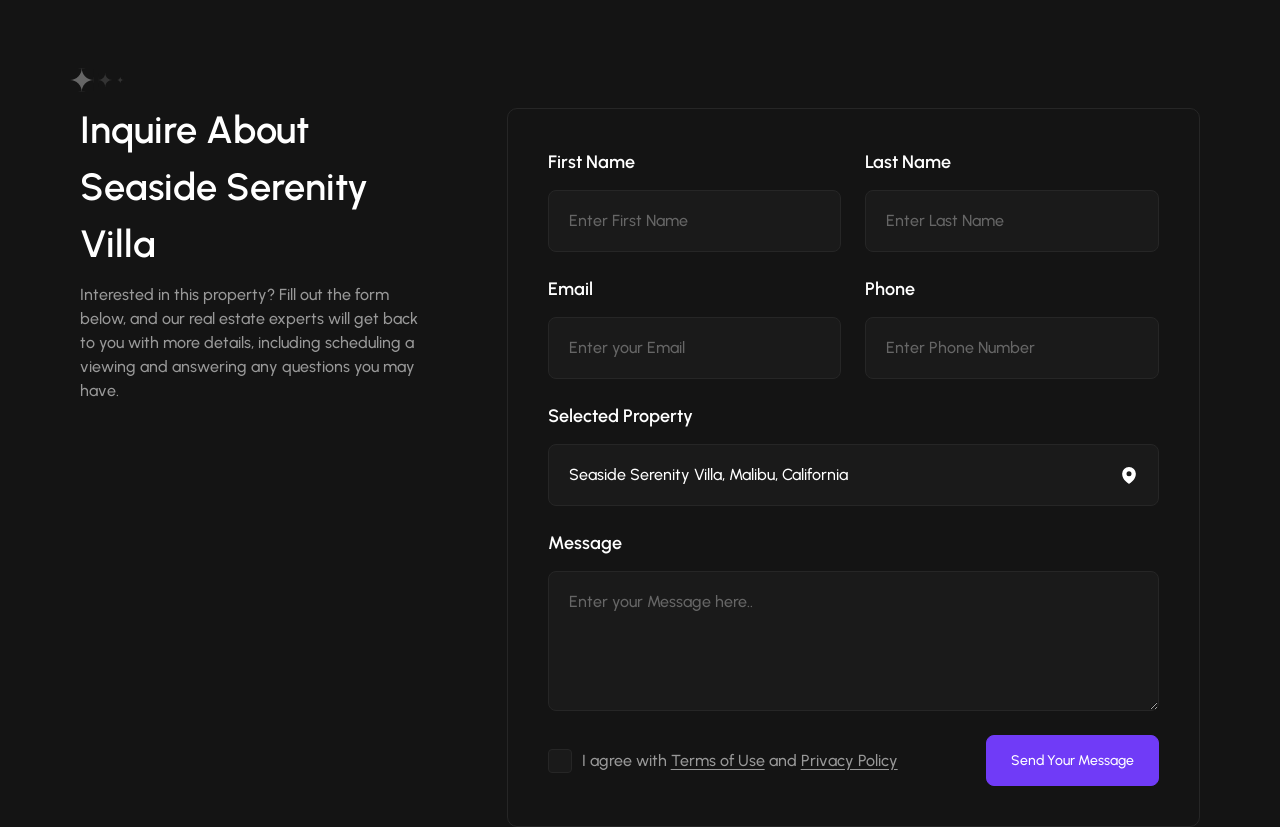
<file: property-details.html>
<!doctype html>
<html lang="en">
<head>
  <meta charset="UTF-8">
  <meta name="viewport" content="width=device-width, initial-scale=1.0">
  <meta name="description" content="Seaside Serenity Villa in Malibu, California: photos, features, pricing details and inquiry form from Estatein.">
  <link rel="icon" type="image/svg+xml" href="./favicon.svg">
  <link rel="preload" as="font" type="font/woff2" href="./fonts/Urbanist-Variable.woff2" crossorigin>
  <link rel="stylesheet" href="./css/normalize.css">
  <link rel="stylesheet" href="./css/variables.css">
  <link rel="stylesheet" href="./css/fonts.css">
  <link rel="stylesheet" href="./css/global.css">
  <link rel="stylesheet" href="./css/header.css">
  <link rel="stylesheet" href="./css/pages/property-details.css">
  <script src="./js/burgerButton.js" defer></script>
  <script src="./js/closeButton.js" defer></script>
  <script src="./js/propertyGallery.js" defer></script>
  <title>Seaside Serenity Villa | Estatein</title>
</head>
<body>
<header class="header container">
  <div class="header-announcement">
    <div class="header-announcement-content">
      <span>✨ Discover Your Dream Property with Estatein</span>
      <a href="./properties.html">Learn More</a>
    </div>
    <button
      class="header-announcement-close"
      type="button"
      aria-label="Close announcement"
    >
      <img
        src="./images/items/button-header.svg"
        alt=""
        width="32"
        height="32"
      >
    </button>
  </div>

  <div class="header-inner">
    <div class="header-main">
      <div class="header-brand">
        <a
          class="header-logo"
          href="./index.html"
          aria-label="Estatein home"
        >
          <img
            src="./images/logo/Logo.svg"
            alt="Estatein"
            width="160"
            height="48"
          >
        </a>
      </div>

      <nav
        class="header-nav"
        aria-label="Main navigation"
      >
        <ul class="header-nav-list">
          <li>
            <a
              class="header-nav-link"
              href="./index.html"
            >Home
            </a>
          </li>
          <li>
            <a
              class="header-nav-link"
              href="./about.html"
            >About Us
            </a>
          </li>
          <li>
            <a
              class="header-nav-link"
              href="./properties.html" aria-current="page"
            >Properties
            </a>
          </li>
          <li>
            <a
              class="header-nav-link"
              href="./services.html"
            >Services
            </a>
          </li>
        </ul>
      </nav>

      <div class="header-actions">
        <a
          class="header-contact"
          href="./contact.html"
        >Contact Us
        </a>

        <button
          class="header-burger"
          type="button"
          aria-label="Open menu"
          aria-controls="site-dropdown-menu"
          aria-expanded="false"
          data-js-menu-toggle
        >
          <span aria-hidden="true"></span>
          <span aria-hidden="true"></span>
          <span aria-hidden="true"></span>
        </button>
      </div>
    </div>

    <nav
      class="dropdown-menu"
      id="site-dropdown-menu"
      aria-label="Mobile navigation"
      data-js-dropdown-menu
    >
      <ul class="dropdown-menu-list">
        <li>
          <a
            href="./index.html"
          >Home
          </a>
        </li>
        <li>
          <a
            href="./about.html"
          >About Us
          </a>
        </li>
        <li>
          <a href="./properties.html" aria-current="page">Properties</a>
        </li>
        <li>
          <a href="./services.html">Services</a>
        </li>
        <li>
          <a href="./contact.html">Contact Us</a>
        </li>
      </ul>
    </nav>
  </div>
</header>
<main class="main container">
  <section class="property-hero container" id="property-hero" aria-labelledby="property-hero-title">
    <div class="property-hero-header">
      <div class="property-hero-heading">
        <h1 class="property-hero-title" id="property-hero-title">Seaside Serenity Villa</h1>
        <p class="property-hero-location">
          <svg class="property-hero-location-icon" viewBox="0 0 24 24" width="24" height="24" aria-hidden="true"><path fill-rule="evenodd" d="m11.54 22.351.07.04.028.016a.76.76 0 0 0 .723 0l.028-.015.071-.041a16.975 16.975 0 0 0 1.144-.742 19.58 19.58 0 0 0 2.683-2.282c1.944-1.99 3.963-4.98 3.963-8.827a8.25 8.25 0 0 0-16.5 0c0 3.846 2.02 6.837 3.963 8.827a19.58 19.58 0 0 0 2.682 2.282 16.975 16.975 0 0 0 1.145.742ZM12 13.5a3 3 0 1 0 0-6 3 3 0 0 0 0 6Z" clip-rule="evenodd" /></svg>
          Malibu, California
        </p>
      </div>
      <p class="property-hero-price">
        <span class="property-hero-price-label">Price</span>
        <span class="property-hero-price-value">$1,250,000</span>
      </p>
    </div>

    <div class="property-gallery">
      <ul class="property-gallery-thumbs" aria-label="Property photos">
        <li>
          <button
            class="property-gallery-thumb"
            type="button"
            aria-label="Show photo 1 of 9"
            aria-pressed="true"
            data-js-gallery-thumb
            data-gallery-src="./images/property-details/villa-pool-720.webp"
          >
            <img
              src="./images/property-details/villa-pool-288.webp"
              alt=""
              width="288"
              height="188"
            >
          </button>
        </li>
        <li>
          <button
            class="property-gallery-thumb"
            type="button"
            aria-label="Show photo 2 of 9"
            aria-pressed="false"
            data-js-gallery-thumb
            data-gallery-src="./images/property-details/villa-evening-720.webp"
          >
            <img
              src="./images/property-details/villa-evening-288.webp"
              alt=""
              width="288"
              height="188"
            >
          </button>
        </li>
        <li>
          <button
            class="property-gallery-thumb"
            type="button"
            aria-label="Show photo 3 of 9"
            aria-pressed="false"
            data-js-gallery-thumb
            data-gallery-src="./images/property-details/pool-terrace-720.webp"
          >
            <img
              src="./images/property-details/pool-terrace-288.webp"
              alt=""
              width="288"
              height="188"
            >
          </button>
        </li>
        <li>
          <button
            class="property-gallery-thumb"
            type="button"
            aria-label="Show photo 4 of 9"
            aria-pressed="false"
            data-js-gallery-thumb
            data-gallery-src="./images/property-details/villa-garden-720.webp"
          >
            <img
              src="./images/property-details/villa-garden-288.webp"
              alt=""
              width="288"
              height="188"
            >
          </button>
        </li>
        <li>
          <button
            class="property-gallery-thumb"
            type="button"
            aria-label="Show photo 5 of 9"
            aria-pressed="false"
            data-js-gallery-thumb
            data-gallery-src="./images/property-details/living-room-dark-720.webp"
          >
            <img
              src="./images/property-details/living-room-dark-288.webp"
              alt=""
              width="288"
              height="188"
            >
          </button>
        </li>
        <li>
          <button
            class="property-gallery-thumb"
            type="button"
            aria-label="Show photo 6 of 9"
            aria-pressed="false"
            data-js-gallery-thumb
            data-gallery-src="./images/property-details/living-room-bright-720.webp"
          >
            <img
              src="./images/property-details/living-room-bright-288.webp"
              alt=""
              width="288"
              height="188"
            >
          </button>
        </li>
        <li>
          <button
            class="property-gallery-thumb"
            type="button"
            aria-label="Show photo 7 of 9"
            aria-pressed="false"
            data-js-gallery-thumb
            data-gallery-src="./images/property-details/dining-room-720.webp"
          >
            <img
              src="./images/property-details/dining-room-288.webp"
              alt=""
              width="288"
              height="188"
            >
          </button>
        </li>
        <li>
          <button
            class="property-gallery-thumb"
            type="button"
            aria-label="Show photo 8 of 9"
            aria-pressed="false"
            data-js-gallery-thumb
            data-gallery-src="./images/property-details/lounge-720.webp"
          >
            <img
              src="./images/property-details/lounge-288.webp"
              alt=""
              width="288"
              height="188"
            >
          </button>
        </li>
        <li>
          <button
            class="property-gallery-thumb"
            type="button"
            aria-label="Show photo 9 of 9"
            aria-pressed="false"
            data-js-gallery-thumb
            data-gallery-src="./images/property-details/bedroom-720.webp"
          >
            <img
              src="./images/property-details/bedroom-288.webp"
              alt=""
              width="288"
              height="188"
            >
          </button>
        </li>
      </ul>

      <div class="property-gallery-slides">
        <img
          class="property-gallery-slide"
          src="./images/property-details/hero-villa-1080.webp"
          alt="Seaside Serenity Villa: white two-storey house with a pool"
          width="733"
          height="583"
        >
        <img
          class="property-gallery-slide property-gallery-slide-second"
          src="./images/property-details/hero-living-room-1080.webp"
          alt="Seaside Serenity Villa: living room with a dining area"
          width="733"
          height="583"
        >
      </div>

      <div class="property-gallery-controls">
        <button
          class="property-gallery-arrow property-gallery-arrow-prev"
          type="button"
          aria-label="Previous photos"
          data-js-gallery-prev
          disabled
        >
          <img
            src="./images/properties/arrow-right.svg"
            alt=""
            width="30"
            height="30"
          >
        </button>
        <div class="property-gallery-dots" aria-hidden="true">
          <span class="property-gallery-dot is-active" data-js-gallery-dot></span>
          <span class="property-gallery-dot" data-js-gallery-dot></span>
          <span class="property-gallery-dot" data-js-gallery-dot></span>
          <span class="property-gallery-dot" data-js-gallery-dot></span>
          <span class="property-gallery-dot" data-js-gallery-dot></span>
          <span class="property-gallery-dot" data-js-gallery-dot></span>
          <span class="property-gallery-dot" data-js-gallery-dot></span>
          <span class="property-gallery-dot" data-js-gallery-dot></span>
          <span class="property-gallery-dot" data-js-gallery-dot></span>
        </div>
        <button
          class="property-gallery-arrow"
          type="button"
          aria-label="Next photos"
          data-js-gallery-next
        >
          <img
            src="./images/properties/arrow-right.svg"
            alt=""
            width="30"
            height="30"
          >
        </button>
      </div>
    </div>
  </section>

  <section class="property-overview container" id="property-overview" aria-label="Description and features">
    <div class="property-description">
      <div class="property-description-text">
        <h2 class="property-overview-title">Description</h2>
        <p class="property-description-paragraph">
          Discover your own piece of paradise with the Seaside Serenity Villa. With an open floor plan, breathtaking ocean views from every room, and direct access to a pristine sandy beach, this property is the epitome of coastal living.
        </p>
      </div>
      <dl class="property-stats">
        <div class="property-stat">
          <dt class="property-stat-label">
            <img
              class="property-stat-icon"
              src="./images/property-details/bedroom.svg"
              alt=""
              width="24"
              height="24"
            >
            Bedrooms
          </dt>
          <dd class="property-stat-value">04</dd>
        </div>
        <div class="property-stat">
          <dt class="property-stat-label">
            <img
              class="property-stat-icon"
              src="./images/property-details/bathroom.svg"
              alt=""
              width="24"
              height="24"
            >
            Bathrooms
          </dt>
          <dd class="property-stat-value">03</dd>
        </div>
        <div class="property-stat">
          <dt class="property-stat-label">
            <img
              class="property-stat-icon"
              src="./images/property-details/area.svg"
              alt=""
              width="24"
              height="24"
            >
            Area
          </dt>
          <dd class="property-stat-value">2,500 Square Feet</dd>
        </div>
      </dl>
    </div>
    <div class="property-features">
      <h2 class="property-overview-title">Key Features and Amenities</h2>
      <ul class="property-features-list">
        <li class="property-feature">Expansive oceanfront terrace for outdoor entertaining</li>
        <li class="property-feature">Gourmet kitchen with top-of-the-line appliances</li>
        <li class="property-feature">Private beach access for morning strolls and sunset views</li>
        <li class="property-feature">Master suite with a spa-inspired bathroom and ocean-facing balcony</li>
        <li class="property-feature">Private garage and ample storage space</li>
      </ul>
    </div>
  </section>

  <section
    class="property-inquiry container"
    id="property-inquiry"
    aria-labelledby="property-inquiry-title"
  >
    <div class="property-inquiry-header">
      <img
        class="property-inquiry-sparkles"
        src="./images/properties/sparkles.svg"
        alt=""
        width="69"
        height="30"
      >
      <h2
        class="property-inquiry-title"
        id="property-inquiry-title"
      >Inquire About Seaside Serenity Villa
      </h2>
      <p class="property-inquiry-description">
        Interested in this property? Fill out the form below, and our real estate experts will get back to you with more details, including scheduling a viewing and answering any questions you may have.
      </p>
    </div>

    <form
      class="property-inquiry-form"
      action="#"
      method="post"
    >
      <div class="property-inquiry-field">
        <label
          class="property-inquiry-label"
          for="property-inquiry-first-name"
        >First Name
        </label>
        <input
          class="property-inquiry-control"
          id="property-inquiry-first-name"
          type="text"
          name="firstName"
          placeholder="Enter First Name"
          autocomplete="given-name"
          required
        >
      </div>
      <div class="property-inquiry-field">
        <label
          class="property-inquiry-label"
          for="property-inquiry-last-name"
        >Last Name
        </label>
        <input
          class="property-inquiry-control"
          id="property-inquiry-last-name"
          type="text"
          name="lastName"
          placeholder="Enter Last Name"
          autocomplete="family-name"
          required
        >
      </div>
      <div class="property-inquiry-field">
        <label
          class="property-inquiry-label"
          for="property-inquiry-email"
        >Email
        </label>
        <input
          class="property-inquiry-control"
          id="property-inquiry-email"
          type="email"
          name="email"
          placeholder="Enter your Email"
          autocomplete="email"
          required
        >
      </div>
      <div class="property-inquiry-field">
        <label
          class="property-inquiry-label"
          for="property-inquiry-phone"
        >Phone
        </label>
        <input
          class="property-inquiry-control"
          id="property-inquiry-phone"
          type="tel"
          name="phone"
          placeholder="Enter Phone Number"
          autocomplete="tel"
          required
        >
      </div>

      <div class="property-inquiry-field property-inquiry-field-full">
        <label
          class="property-inquiry-label"
          for="property-inquiry-property"
        >Selected Property
        </label>
        <div class="property-inquiry-property">
          <input
            class="property-inquiry-control"
            id="property-inquiry-property"
            type="text"
            name="property"
            value="Seaside Serenity Villa, Malibu, California"
            readonly
          >
          <svg class="property-inquiry-property-icon" viewBox="0 0 24 24" width="24" height="24" aria-hidden="true"><path fill-rule="evenodd" d="m11.54 22.351.07.04.028.016a.76.76 0 0 0 .723 0l.028-.015.071-.041a16.975 16.975 0 0 0 1.144-.742 19.58 19.58 0 0 0 2.683-2.282c1.944-1.99 3.963-4.980 3.963-8.827a8.25 8.25 0 0 0-16.5 0c0 3.846 2.02 6.837 3.963 8.827a19.58 19.58 0 0 0 2.682 2.282 16.975 16.975 0 0 0 1.145.742ZM12 13.5a3 3 0 1 0 0-6 3 3 0 0 0 0 6Z" clip-rule="evenodd" /></svg>
        </div>
      </div>

      <div class="property-inquiry-field property-inquiry-field-full">
        <label
          class="property-inquiry-label"
          for="property-inquiry-message"
        >Message
        </label>
        <textarea
          class="property-inquiry-control property-inquiry-message"
          id="property-inquiry-message"
          name="message"
          rows="4"
          placeholder="Enter your Message here.."
        ></textarea>
      </div>

      <div class="property-inquiry-footer">
        <label class="property-inquiry-agree">
          <input
            class="property-inquiry-checkbox"
            type="checkbox"
            name="agree"
            required
          >
          <span>I agree with <a href="#">Terms of Use</a> and <a href="#">Privacy Policy</a></span>
        </label>
        <button
          class="property-inquiry-submit"
          type="submit"
        >Send Your Message
        </button>
      </div>
    </form>
  </section>
</main>
</body>
</html>
</file>
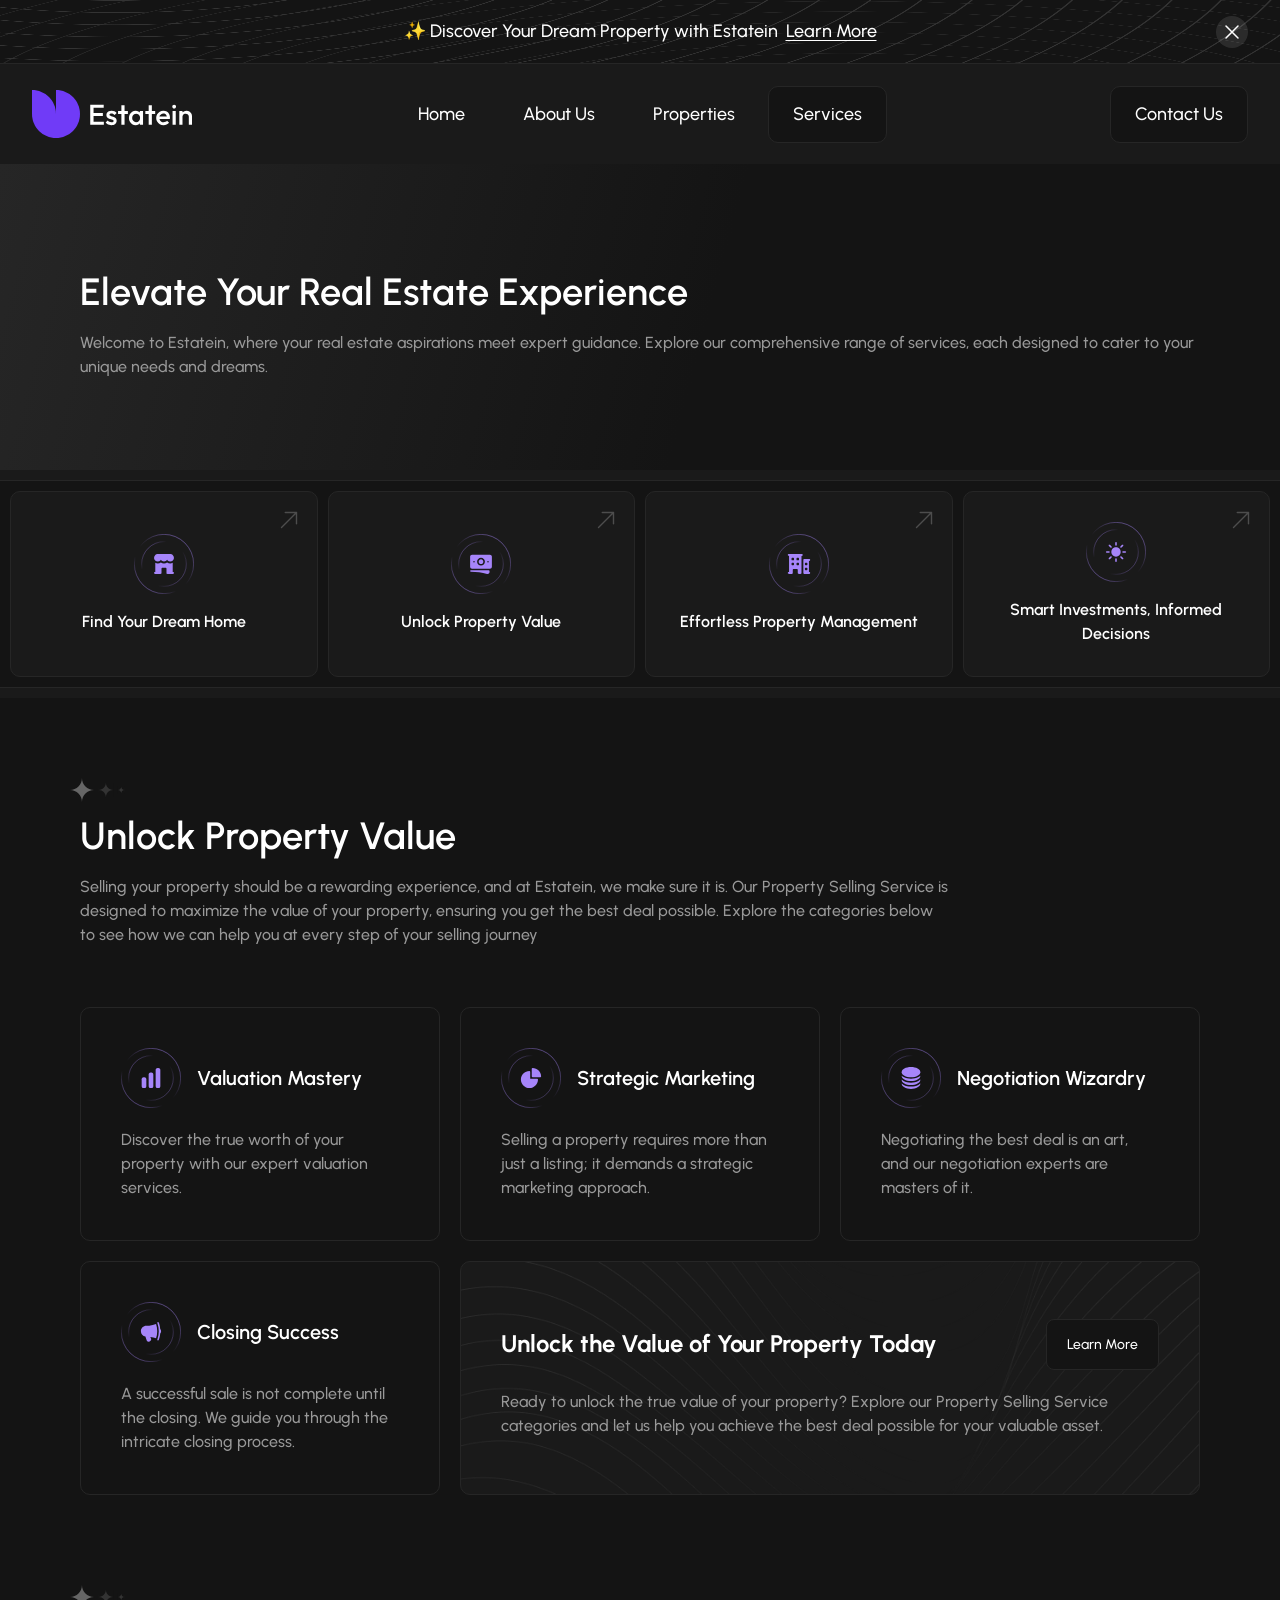
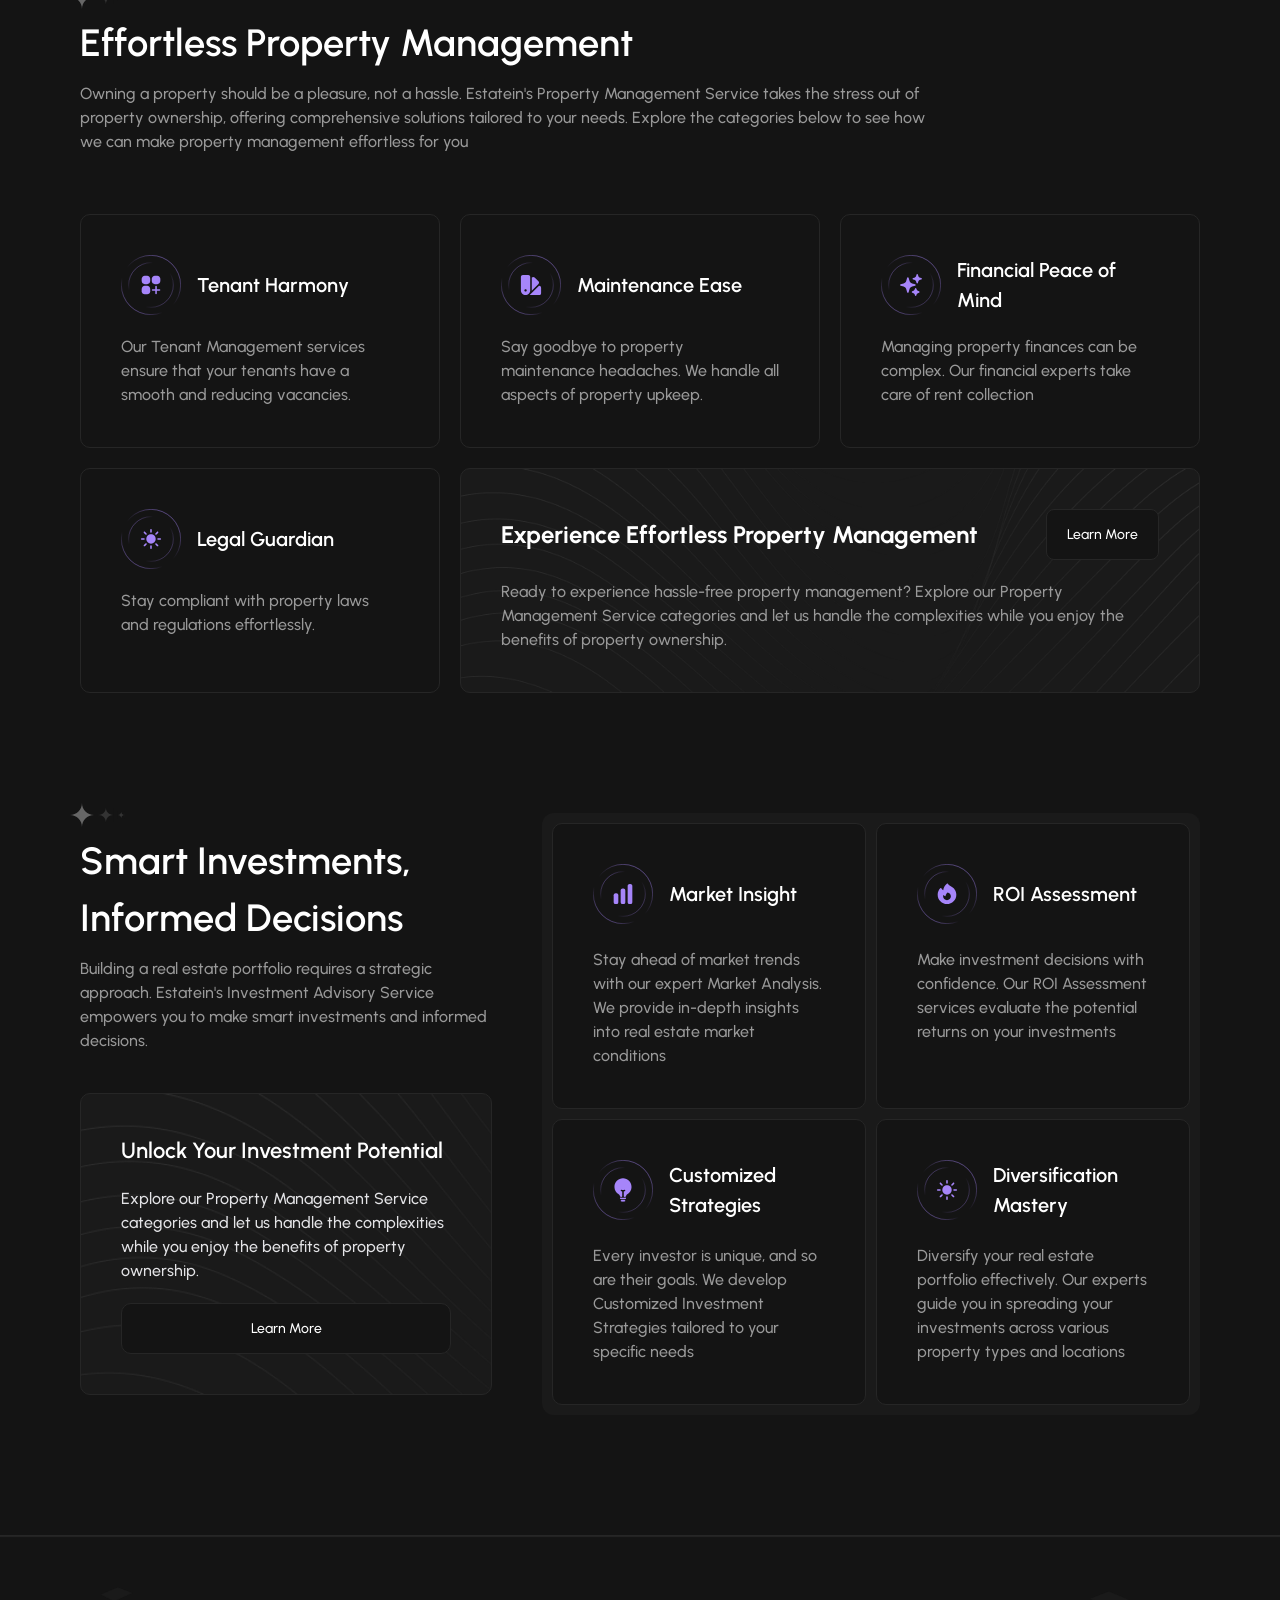
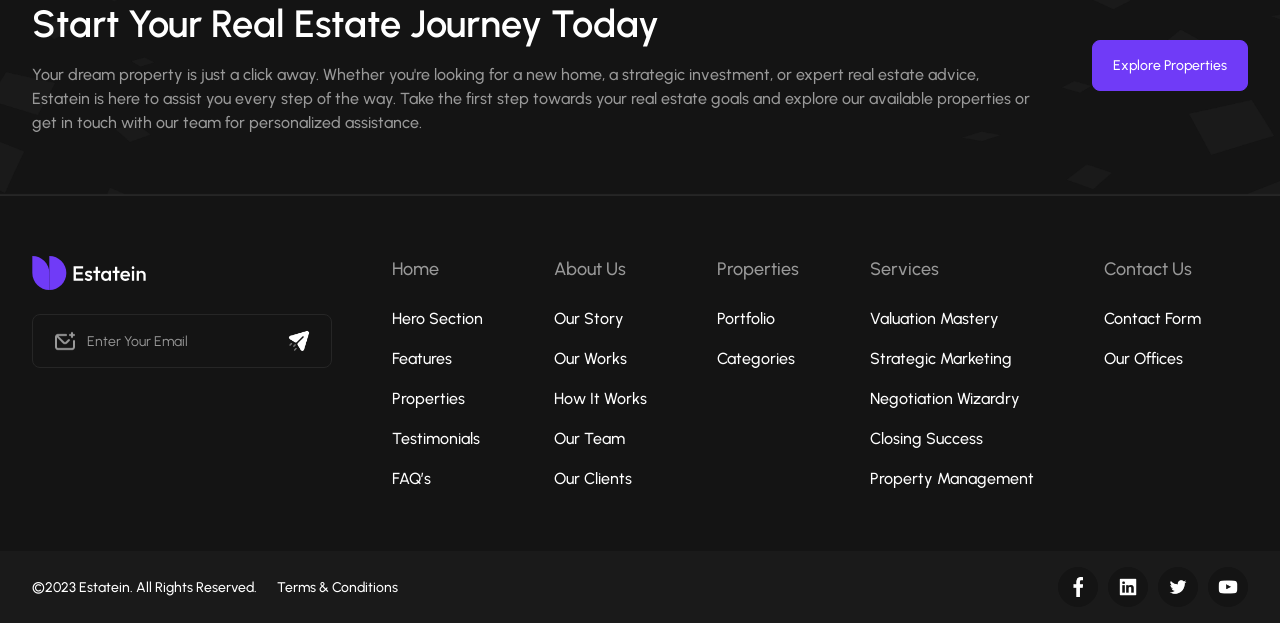
<file: services.html>
<!doctype html>
<html lang="en">
<head>
  <meta charset="UTF-8">
  <meta name="viewport" content="width=device-width, initial-scale=1.0">
  <meta name="description" content="Explore Estatein real estate services: finding your dream home, property valuation, property management and smart investments.">
  <link rel="icon" type="image/svg+xml" href="./favicon.svg">
  <link rel="preload" as="font" type="font/woff2" href="./fonts/Urbanist-Variable.woff2" crossorigin>
  <link rel="stylesheet" href="./css/normalize.css">
  <link rel="stylesheet" href="./css/variables.css">
  <link rel="stylesheet" href="./css/fonts.css">
  <link rel="stylesheet" href="./css/global.css">
  <link rel="stylesheet" href="./css/header.css">
  <link rel="stylesheet" href="./css/pages/services.css">
  <link rel="stylesheet" href="./css/cta.css">
  <link rel="stylesheet" href="./css/footer.css">
  <script src="./js/footerSubscribe.js" defer></script>
  <script src="./js/burgerButton.js" defer></script>
  <script src="./js/closeButton.js" defer></script>
  <title>Services | Estatein</title>
</head>
<body>
<header class="header container">
  <div class="header-announcement">
    <div class="header-announcement-content">
      <span>✨ Discover Your Dream Property with Estatein</span>
      <a href="./properties.html">Learn More</a>
    </div>
    <button
      class="header-announcement-close"
      type="button"
      aria-label="Close announcement"
    >
      <img
        src="./images/items/button-header.svg"
        alt=""
        width="32"
        height="32"
      >
    </button>
  </div>

  <div class="header-inner">
    <div class="header-main">
      <div class="header-brand">
        <a
          class="header-logo"
          href="./index.html"
          aria-label="Estatein home"
        >
          <img
            src="./images/logo/Logo.svg"
            alt="Estatein"
            width="160"
            height="48"
          >
        </a>
      </div>

      <nav
        class="header-nav"
        aria-label="Main navigation"
      >
        <ul class="header-nav-list">
          <li>
            <a
              class="header-nav-link"
              href="./index.html"
            >Home
            </a>
          </li>
          <li>
            <a
              class="header-nav-link"
              href="./about.html"
            >About Us
            </a>
          </li>
          <li>
            <a
              class="header-nav-link"
              href="./properties.html"
            >Properties
            </a>
          </li>
          <li>
            <a
              class="header-nav-link"
              href="./services.html" aria-current="page"
            >Services
            </a>
          </li>
        </ul>
      </nav>

      <div class="header-actions">
        <a
          class="header-contact"
          href="./contact.html"
        >Contact Us
        </a>

        <button
          class="header-burger"
          type="button"
          aria-label="Open menu"
          aria-controls="site-dropdown-menu"
          aria-expanded="false"
          data-js-menu-toggle
        >
          <span aria-hidden="true"></span>
          <span aria-hidden="true"></span>
          <span aria-hidden="true"></span>
        </button>
      </div>
    </div>

    <nav
      class="dropdown-menu"
      id="site-dropdown-menu"
      aria-label="Mobile navigation"
      data-js-dropdown-menu
    >
      <ul class="dropdown-menu-list">
        <li>
          <a
            href="./index.html"
          >Home
          </a>
        </li>
        <li>
          <a
            href="./about.html"
          >About Us
          </a>
        </li>
        <li>
          <a href="./properties.html">Properties</a>
        </li>
        <li>
          <a href="./services.html" aria-current="page">Services</a>
        </li>
        <li>
          <a href="./contact.html">Contact Us</a>
        </li>
      </ul>
    </nav>
  </div>
</header>
<main class="main container">
  <section class="services-hero" id="services-hero" aria-labelledby="services-hero-title">
    <div class="services-hero-intro">
      <div class="services-hero-inner container">
        <h1 class="services-hero-title" id="services-hero-title">Elevate Your Real Estate Experience</h1>
        <p class="services-hero-description">
          Welcome to Estatein, where your real estate aspirations meet expert guidance. Explore our comprehensive range of services, each designed to cater to your unique needs and dreams.
        </p>
      </div>
    </div>

    <ul
      class="services-features"
      aria-label="Explore Estatein services"
    >
      <li class="services-feature">
        <a
          class="services-feature-link"
          href="./properties.html"
        >
          <img
            class="services-feature-icon"
            src="./images/hero/find-home.svg"
            alt=""
            width="82"
            height="82"
          >
          <span class="services-feature-title">Find Your Dream Home</span>
          <img
            class="services-feature-arrow"
            src="./images/hero/arrow-up-right.svg"
            alt=""
            width="34"
            height="34"
          >
        </a>
      </li>
      <li class="services-feature">
        <a
          class="services-feature-link"
          href="#selling"
        >
          <img
            class="services-feature-icon"
            src="./images/hero/property-value.svg"
            alt=""
            width="82"
            height="82"
          >
          <span class="services-feature-title">Unlock Property Value</span>
          <img
            class="services-feature-arrow"
            src="./images/hero/arrow-up-right.svg"
            alt=""
            width="34"
            height="34"
          >
        </a>
      </li>
      <li class="services-feature">
        <a
          class="services-feature-link"
          href="#management"
        >
          <img
            class="services-feature-icon"
            src="./images/hero/property-management.svg"
            alt=""
            width="82"
            height="82"
          >
          <span class="services-feature-title">Effortless Property Management</span>
          <img
            class="services-feature-arrow"
            src="./images/hero/arrow-up-right.svg"
            alt=""
            width="34"
            height="34"
          >
        </a>
      </li>
      <li class="services-feature">
        <a
          class="services-feature-link"
          href="#investments"
        >
          <img
            class="services-feature-icon"
            src="./images/hero/smart-investments.svg"
            alt=""
            width="82"
            height="82"
          >
          <span class="services-feature-title">Smart Investments, Informed Decisions</span>
          <img
            class="services-feature-arrow"
            src="./images/hero/arrow-up-right.svg"
            alt=""
            width="34"
            height="34"
          >
        </a>
      </li>
    </ul>
  </section>

  <section class="service-block container" id="selling" aria-labelledby="selling-title">
    <div class="service-block-header">
      <img
        class="service-block-sparkles"
        src="./images/properties/sparkles.svg"
        alt=""
        width="68"
        height="30"
      >
      <h2 class="service-block-title" id="selling-title">Unlock Property Value</h2>
      <p class="service-block-description">
        Selling your property should be a rewarding experience, and at Estatein, we make sure it is. Our Property Selling Service is designed to maximize the value of your property, ensuring you get the best deal possible. Explore the categories below to see how we can help you at every step of your selling journey
      </p>
    </div>

    <ul class="service-list">
      <li class="service-card">
        <div class="service-card-head">
          <img
            class="service-card-icon"
            src="./images/services/valuation-mastery.svg"
            alt=""
            width="82"
            height="82"
          >
          <h3 class="service-card-title">Valuation Mastery</h3>
        </div>
        <p class="service-card-text">Discover the true worth of your property with our expert valuation services.</p>
      </li>
      <li class="service-card">
        <div class="service-card-head">
          <img
            class="service-card-icon"
            src="./images/services/strategic-marketing.svg"
            alt=""
            width="82"
            height="82"
          >
          <h3 class="service-card-title">Strategic Marketing</h3>
        </div>
        <p class="service-card-text">Selling a property requires more than just a listing; it demands a strategic marketing approach.</p>
      </li>
      <li class="service-card">
        <div class="service-card-head">
          <img
            class="service-card-icon"
            src="./images/services/negotiation-wizardry.svg"
            alt=""
            width="82"
            height="82"
          >
          <h3 class="service-card-title">Negotiation Wizardry</h3>
        </div>
        <p class="service-card-text">Negotiating the best deal is an art, and our negotiation experts are masters of it.</p>
      </li>
      <li class="service-card">
        <div class="service-card-head">
          <img
            class="service-card-icon"
            src="./images/services/closing-success.svg"
            alt=""
            width="82"
            height="82"
          >
          <h3 class="service-card-title">Closing Success</h3>
        </div>
        <p class="service-card-text">A successful sale is not complete until the closing. We guide you through the intricate closing process.</p>
      </li>
      <li class="service-cta">
        <div class="service-cta-head">
          <h3 class="service-cta-title">Unlock the Value of Your Property Today</h3>
          <a
            class="service-cta-button"
            href="./contact.html"
          >Learn More
          </a>
        </div>
        <p class="service-cta-text">Ready to unlock the true value of your property? Explore our Property Selling Service categories and let us help you achieve the best deal possible for your valuable asset.</p>
      </li>
    </ul>
  </section>

  <section class="service-block container" id="management" aria-labelledby="management-title">
    <div class="service-block-header">
      <img
        class="service-block-sparkles"
        src="./images/properties/sparkles.svg"
        alt=""
        width="68"
        height="30"
      >
      <h2 class="service-block-title" id="management-title">Effortless Property Management</h2>
      <p class="service-block-description">
        Owning a property should be a pleasure, not a hassle. Estatein's Property Management Service takes the stress out of property ownership, offering comprehensive solutions tailored to your needs. Explore the categories below to see how we can make property management effortless for you
      </p>
    </div>

    <ul class="service-list">
      <li class="service-card">
        <div class="service-card-head">
          <img
            class="service-card-icon"
            src="./images/services/tenant-harmony.svg"
            alt=""
            width="82"
            height="82"
          >
          <h3 class="service-card-title">Tenant Harmony</h3>
        </div>
        <p class="service-card-text">Our Tenant Management services ensure that your tenants have a smooth and reducing vacancies.</p>
      </li>
      <li class="service-card">
        <div class="service-card-head">
          <img
            class="service-card-icon"
            src="./images/services/maintenance-ease.svg"
            alt=""
            width="82"
            height="82"
          >
          <h3 class="service-card-title">Maintenance Ease</h3>
        </div>
        <p class="service-card-text">Say goodbye to property maintenance headaches. We handle all aspects of property upkeep.</p>
      </li>
      <li class="service-card">
        <div class="service-card-head">
          <img
            class="service-card-icon"
            src="./images/services/financial-peace.svg"
            alt=""
            width="82"
            height="82"
          >
          <h3 class="service-card-title">Financial Peace of Mind</h3>
        </div>
        <p class="service-card-text">Managing property finances can be complex. Our financial experts take care of rent collection</p>
      </li>
      <li class="service-card">
        <div class="service-card-head">
          <img
            class="service-card-icon"
            src="./images/services/legal-guardian.svg"
            alt=""
            width="82"
            height="82"
          >
          <h3 class="service-card-title">Legal Guardian</h3>
        </div>
        <p class="service-card-text">Stay compliant with property laws and regulations effortlessly.</p>
      </li>
      <li class="service-cta">
        <div class="service-cta-head">
          <h3 class="service-cta-title">Experience Effortless Property Management</h3>
          <a
            class="service-cta-button"
            href="./contact.html"
          >Learn More
          </a>
        </div>
        <p class="service-cta-text">Ready to experience hassle-free property management? Explore our Property Management Service categories and let us handle the complexities while you enjoy the benefits of property ownership.</p>
      </li>
    </ul>
  </section>

  <section class="service-block investments container" id="investments" aria-labelledby="investments-title">
    <div class="investments-intro">
      <div class="service-block-header">
        <img
          class="service-block-sparkles"
          src="./images/properties/sparkles.svg"
          alt=""
          width="68"
          height="30"
        >
        <h2 class="service-block-title" id="investments-title">Smart Investments, Informed Decisions</h2>
        <p class="service-block-description">
          Building a real estate portfolio requires a strategic approach. Estatein's Investment Advisory Service empowers you to make smart investments and informed decisions.
        </p>
      </div>

      <div class="investments-cta">
        <h3 class="investments-cta-title">Unlock Your Investment Potential</h3>
        <p class="investments-cta-text">Explore our Property Management Service categories and let us handle the complexities while you enjoy the benefits of property ownership.</p>
        <a
          class="service-cta-button investments-cta-button"
          href="./contact.html"
        >Learn More
        </a>
      </div>
    </div>

    <ul class="investments-list">
      <li class="service-card">
        <div class="service-card-head">
          <img
            class="service-card-icon"
            src="./images/services/valuation-mastery.svg"
            alt=""
            width="82"
            height="82"
          >
          <h3 class="service-card-title">Market Insight</h3>
        </div>
        <p class="service-card-text">Stay ahead of market trends with our expert Market Analysis. We provide in-depth insights into real estate market conditions</p>
      </li>
      <li class="service-card">
        <div class="service-card-head">
          <img
            class="service-card-icon"
            src="./images/services/roi-assessment.svg"
            alt=""
            width="82"
            height="82"
          >
          <h3 class="service-card-title">ROI Assessment</h3>
        </div>
        <p class="service-card-text">Make investment decisions with confidence. Our ROI Assessment services evaluate the potential returns on your investments</p>
      </li>
      <li class="service-card">
        <div class="service-card-head">
          <img
            class="service-card-icon"
            src="./images/services/customized-strategies.svg"
            alt=""
            width="82"
            height="82"
          >
          <h3 class="service-card-title">Customized Strategies</h3>
        </div>
        <p class="service-card-text">Every investor is unique, and so are their goals. We develop Customized Investment Strategies tailored to your specific needs</p>
      </li>
      <li class="service-card">
        <div class="service-card-head">
          <img
            class="service-card-icon"
            src="./images/services/legal-guardian.svg"
            alt=""
            width="82"
            height="82"
          >
          <h3 class="service-card-title">Diversification Mastery</h3>
        </div>
        <p class="service-card-text">Diversify your real estate portfolio effectively. Our experts guide you in spreading your investments across various property types and locations</p>
      </li>
    </ul>
  </section>
  <section class="cta">
    <div class="cta-inner container">
      <div class="cta-content">
        <h2 class="cta-title">
          Start Your Real Estate Journey Today
        </h2>
        <p class="cta-description">
          Your dream property is just a click away. Whether you're looking for
          a new home, a strategic investment, or expert real estate advice,
          Estatein is here to assist you every step of the way. Take the first
          step towards your real estate goals and explore our available properties
          or get in touch with our team for personalized assistance.
        </p>
      </div>

      <a
        class="cta-button"
        href="./properties.html"
      >
        Explore Properties
      </a>
    </div>
  </section>
</main>
<footer class="footer container">
  <div class="footer-inner container">
    <div class="footer-brand">
      <a
        class="footer-logo"
        href="./index.html"
        aria-label="Estatein home"
      >
        <img
          src="./images/logo/Logo.svg"
          alt="Estatein"
          width="160"
          height="48"
        >
      </a>
      <div
        class="footer-subscribe"
        role="group"
        aria-label="Email subscription"
      >
        <img
          class="footer-email-icon"
          src="./images/footer/email.png"
          alt=""
          width="24"
          height="24"
        >
        <input
          class="footer-email"
          id="footer-email"
          name="email"
          type="email"
          required
          autocomplete="email"
          placeholder="Enter Your Email"
          aria-label="Email address"
          data-js-footer-email
        >
        <button
          class="footer-send"
          type="button"
          aria-label="Subscribe by email"
          data-js-footer-send
        >
          <img
            src="./images/footer/send.png"
            alt=""
            width="24"
            height="24"
          >
        </button>
      </div>
    </div>

    <nav
      class="footer-nav"
      aria-label="Footer navigation"
    >
      <div class="footer-group footer-group-home">
        <h3 class="footer-group-title">
          <a href="./index.html">Home</a>
        </h3>
        <ul class="footer-links">
          <li>
            <a
              class="footer-link"
              href="./index.html#hero"
            >Hero Section
            </a>
          </li>
          <li>
            <a
              class="footer-link"
              href="./index.html#features"
            >Features
            </a>
          </li>
          <li>
            <a
              class="footer-link"
              href="./index.html#properties"
            >Properties
            </a>
          </li>
          <li>
            <a
              class="footer-link"
              href="./index.html#testimonials"
            >Testimonials
            </a>
          </li>
          <li>
            <a
              class="footer-link"
              href="./index.html#faqs"
            >FAQ’s
            </a>
          </li>
        </ul>
      </div>
      <div class="footer-group footer-group-about">
        <h3 class="footer-group-title">
          <a href="./about.html">About Us</a>
        </h3>
        <ul class="footer-links">
          <li>
            <a
              class="footer-link"
              href="./about.html#our-journey"
            >Our Story
            </a>
          </li>
          <li>
            <a
              class="footer-link"
              href="./about.html#our-achievements"
            >Our Works
            </a>
          </li>
          <li>
            <a
              class="footer-link"
              href="./about.html#estatein-experience"
            >How It Works
            </a>
          </li>
          <li>
            <a
              class="footer-link"
              href="./about.html#our-team"
            >Our Team
            </a>
          </li>
          <li>
            <a
              class="footer-link"
              href="./about.html#our-clients"
            >Our Clients
            </a>
          </li>
        </ul>
      </div>
      <div class="footer-group footer-group-properties">
        <h3 class="footer-group-title">
          <a href="./properties.html">Properties</a>
        </h3>
        <ul class="footer-links">
          <li>
            <a
              class="footer-link"
              href="./properties.html"
            >Portfolio
            </a>
          </li>
          <li>
            <a
              class="footer-link"
              href="./properties.html"
            >Categories
            </a>
          </li>
        </ul>
      </div>
      <div class="footer-group footer-group-services">
        <h3 class="footer-group-title">
          <a href="./services.html">Services</a>
        </h3>
        <ul class="footer-links">
          <li>
            <a
              class="footer-link"
              href="./services.html"
            >Valuation Mastery
            </a>
          </li>
          <li>
            <a
              class="footer-link"
              href="./services.html"
            >Strategic Marketing
            </a>
          </li>
          <li>
            <a
              class="footer-link"
              href="./services.html"
            >Negotiation Wizardry
            </a>
          </li>
          <li>
            <a
              class="footer-link"
              href="./services.html"
            >Closing Success
            </a>
          </li>
          <li>
            <a
              class="footer-link"
              href="./services.html"
            >Property Management
            </a>
          </li>
        </ul>
      </div>
      <div class="footer-group footer-group-contact">
        <h3 class="footer-group-title">
          <a href="./contact.html">Contact Us</a>
        </h3>
        <ul class="footer-links">
          <li>
            <a
              class="footer-link"
              href="./contact.html"
            >Contact Form
            </a>
          </li>
          <li>
            <a
              class="footer-link"
              href="./contact.html"
            >Our Offices
            </a>
          </li>
        </ul>
      </div>
    </nav>
  </div>

  <div class="footer-bottom">
    <div class="footer-bottom-inner container">
      <div class="footer-legal">
        <p class="footer-copyright">©2023 Estatein. All Rights Reserved.</p>
        <button
          class="footer-terms"
          type="button"
          data-js-footer-terms
        >Terms &amp; Conditions
        </button>
      </div>
      <ul
        class="footer-socials"
        aria-label="Social media"
      >
        <li>
          <a
            class="footer-social-link"
            href="https://www.facebook.com/"
            aria-label="Facebook"
            target="_blank"
            rel="noopener noreferrer"
          >
            <img
              src="./images/footer/facebook.png"
              alt=""
              width="24"
              height="24"
            >
          </a>
        </li>
        <li>
          <a
            class="footer-social-link"
            href="https://www.linkedin.com/"
            aria-label="LinkedIn"
            target="_blank"
            rel="noopener noreferrer"
          >
            <img
              src="./images/footer/linkedin.png"
              alt=""
              width="24"
              height="24"
            >
          </a>
        </li>
        <li>
          <a
            class="footer-social-link"
            href="https://x.com/"
            aria-label="Twitter"
            target="_blank"
            rel="noopener noreferrer"
          >
            <img
              src="./images/footer/twitter.png"
              alt=""
              width="24"
              height="24"
            >
          </a>
        </li>
        <li>
          <a
            class="footer-social-link"
            href="https://www.youtube.com/"
            aria-label="YouTube"
            target="_blank"
            rel="noopener noreferrer"
          >
            <img
              src="./images/footer/youtube.png"
              alt=""
              width="24"
              height="24"
            >
          </a>
        </li>
      </ul>
    </div>
  </div>
</footer>
</body>
</html>
</file>
<file: css/fonts.css>
@font-face {
  font-family: "Urbanist";
  src: url("../fonts/Urbanist-Variable.woff2") format("woff2");
  font-style: normal;
  font-weight: 100 900;
  font-display: swap;
}

@font-face {
  font-family: "Urbanist";
  src: url("../fonts/Urbanist-Italic-Variable.woff2") format("woff2");
  font-style: italic;
  font-weight: 100 900;
  font-display: swap;
}
</file>
<file: css/header.css>
.header.container {
  position: sticky;
  top: 0;
  z-index: 100;
  width: 100%;
  max-width: none;
  padding: 0;
  margin: 0;
  background: var(--color-grey-10);
}

.header-announcement {
  display: flex;
  align-items: center;
  min-height: 64px;
  padding: 12px 32px;
  background-color: var(--color-grey-08);
  background-image:
    repeating-radial-gradient(ellipse 35% 180% at 9% -110%, transparent 0 34px, var(--color-grey-20) 35px 36px, transparent 37px 48px),
    repeating-radial-gradient(ellipse 45% 170% at 66% 180%, transparent 0 42px, var(--color-grey-15) 43px 44px, transparent 45px 56px);
  border-bottom: 1px solid var(--color-grey-15);
  color: var(--color-absolute-white);
  font-size: 18px;
  font-weight: 500;
  white-space: nowrap;
}

.header-announcement.non-active {
  display: none;
}

.header-announcement::before {
  content: "";
  flex: 0 0 32px;
}

.header-announcement-content {
  display: flex;
  align-items: center;
  justify-content: center;
  flex: 1;
  gap: 8px;
}

.header-announcement a {
  color: inherit;
  text-decoration: underline;
  text-underline-offset: 3px;
}

.header-announcement-close {
  flex: 0 0 32px;
  width: 32px;
  height: 32px;
  padding: 0;
  border: 0;
  border-radius: 50%;
  background: transparent;
  cursor: pointer;
}

.header-inner {
  position: relative;
  display: flex;
  flex-direction: column;
  width: calc(100% - 64px);
  max-width: 1600px;
  margin: 0 auto;
}

.header-main {
  display: flex;
  align-items: center;
  min-height: 100px;
  gap: 16px;
}

.header-brand,
.header-actions {
  display: flex;
  align-items: center;
  flex: 1 1 0;
}

.header-actions {
  justify-content: flex-end;
}

.header-logo {
  display: inline-flex;
}

.header-logo img {
  width: 160px;
  height: 48px;
}

.header-nav-list {
  display: flex;
  align-items: center;
  gap: 8px;
}

.header-nav-link,
.header-contact {
  display: inline-flex;
  align-items: center;
  justify-content: center;
  min-height: 56px;
  padding: 14px 24px;
  border: 1px solid transparent;
  border-radius: 10px;
  color: var(--color-absolute-white);
  font-size: 18px;
  font-weight: 500;
  text-decoration: none;
  white-space: nowrap;
  transition: border-color 0.3s ease, background-color 0.3s ease;
}

.header-nav-link:hover,
.header-nav-link:focus-visible,
.header-nav-link[aria-current="page"] {
  border-color: var(--color-grey-15);
  background: var(--color-grey-08);
}

.header-contact {
  border-color: var(--color-grey-15);
  background: var(--color-grey-08);
}

.header-contact:hover,
.header-contact:focus-visible {
  border-color: var(--color-purple-60);
}

.header-contact[aria-current="page"] {
  border-color: var(--color-purple-60);
  background: var(--color-purple-60);
}

.header-burger,
.dropdown-menu {
  display: none;
}

@media (max-width: 960px) {
  .header-nav,
  .header-contact {
    display: none;
  }

  .header-actions {
    flex: 0 0 auto;
  }

  .header-main {
    min-height: 80px;
  }

  .header-burger {
    display: flex;
    flex-direction: column;
    align-items: flex-end;
    justify-content: center;
    gap: 4.375px;
    width: 28px;
    height: 28px;
    padding: 0 3.5px;
    border: 0;
    border-radius: 0;
    background: transparent;
    cursor: pointer;
  }

  .header-burger span {
    flex-shrink: 0;
    width: 21px;
    height: 1.75px;
    border-radius: 1px;
    background: var(--color-absolute-white);
  }

  .header-burger span:last-child {
    width: 11.375px;
  }

  .dropdown-menu {
    position: absolute;
    top: calc(100% + 8px);
    right: 0;
    display: block;
    width: min(320px, 100%);
    padding: 12px;
    border: 1px solid var(--color-grey-15);
    border-radius: 10px;
    background: var(--color-grey-10);
    box-shadow: 0 10px 30px var(--color-grey-08);
    transform-origin: top right;
    transform: scale(var(--dropdown-closing-scale));
    opacity: 0;
    visibility: hidden;
    pointer-events: none;
    transition:
      transform var(--dropdown-close-dur) var(--dropdown-ease),
      opacity var(--dropdown-close-dur) var(--dropdown-ease),
      visibility 0s linear var(--dropdown-close-dur);
    will-change: transform, opacity;
  }

  .dropdown-menu.is-active {
    transform: scale(1);
    opacity: 1;
    visibility: visible;
    pointer-events: auto;
    animation: dropdown-open var(--dropdown-open-dur) var(--dropdown-ease);
    transition:
      transform var(--dropdown-open-dur) var(--dropdown-ease),
      opacity var(--dropdown-open-dur) var(--dropdown-ease),
      visibility 0s;
  }

  .dropdown-menu-list {
    display: flex;
    flex-direction: column;
    gap: 4px;
  }

  .dropdown-menu-list a {
    display: block;
    padding: 12px 16px;
    border-radius: 8px;
    color: var(--color-absolute-white);
    font-size: 16px;
    text-decoration: none;
  }

  .dropdown-menu-list a:hover,
  .dropdown-menu-list a:focus-visible,
  .dropdown-menu-list a[aria-current="page"] {
    background: var(--color-grey-08);
  }
}

@keyframes dropdown-open {
  from {
    transform: scale(var(--dropdown-pre-scale));
    opacity: 0;
  }

  to {
    transform: scale(1);
    opacity: 1;
  }
}

@media (max-width: 600px) {
  .header-announcement {
    padding: 12px 16px;
    font-size: 13px;
    white-space: normal;
  }

  .header-announcement-content {
    flex-wrap: wrap;
    gap: 4px;
    text-align: center;
  }

  .header-inner {
    width: calc(100% - 40px);
  }

  .header-main {
    min-height: 72px;
  }

  .header-logo img {
    width: 128px;
    height: auto;
  }
}

@media (prefers-reduced-motion: reduce) {
  .header-nav-link,
  .header-contact,
  .dropdown-menu,
  .dropdown-menu.is-active {
    transition: none;
  }

  .dropdown-menu.is-active {
    animation: none;
  }
}
</file>
<file: css/variables.css>
:root {
  /* Figma: Absolute */
  --color-absolute-white: #ffffff;
  --color-absolute-black: #000000;

  /* Figma: Purple */
  --color-purple-60: #703bf7;
  --color-purple-65: #8254f8;
  --color-purple-70: #946cf9;
  --color-purple-75: #a685fa;
  --color-purple-90: #dbcefd;
  --color-purple-95: #ede7fe;
  --color-purple-97: #f4f0fe;
  --color-purple-99: #fbfaff;

  /* Figma: White */
  --color-white-90: #e4e4e7;
  --color-white-95: #f1f1f3;
  --color-white-97: #f7f7f8;
  --color-white-99: #fcfcfd;

  /* Figma: Grey */
  --color-grey-08: #141414;
  --color-grey-10: #1a1a1a;
  --color-grey-15: #262626;
  --color-grey-20: #333333;
  --color-grey-30: #4d4d4d;
  --color-grey-40: #666666;
  --color-grey-50: #808080;
  --color-grey-60: #999999;

  --color-experience-glow: rgba(112, 59, 247, 0.1);

  /* Colors already referenced by header.css */
  --color-surface: var(--color-grey-10);
  --color-border: var(--color-grey-15);
  --color-nav-hover: #b89bff;
  --dropdown-open-dur: 250ms;
  --dropdown-close-dur: 150ms;
  --dropdown-pre-scale: 0.97;
  --dropdown-closing-scale: 0.99;
  --dropdown-ease: cubic-bezier(0.22, 1, 0.36, 1);

  /* Card hover tilt */
  --tilt-perspective: 1000px;
  --tilt-return: 1000ms;
  --tilt-return-ease: cubic-bezier(0.22, 1, 0.36, 1);
  --tilt-follow: 400ms;
  --tilt-follow-ease: cubic-bezier(0.22, 1, 0.36, 1);
  --tilt-glare-opacity: 0.32;
  --tilt-glare-fade: 300ms;
  --tilt-glare-ease: cubic-bezier(0.22, 1, 0.36, 1);

  --color-tilt-glare-strong: rgba(255, 255, 255, 0.48);
  --color-tilt-glare-soft: rgba(255, 255, 255, 0.06);
  --color-tilt-glare-medium: rgba(255, 255, 255, 0.22);
  --color-tilt-glare-faint: rgba(255, 255, 255, 0.04);
  --color-tilt-glare-wide: rgba(255, 255, 255, 0.10);
  --color-tilt-glare-transparent: rgba(255, 255, 255, 0);
}
</file>
<file: css/pages/home.css>
.main.container {
	max-width: none;
	padding: 0;
}

.hero-main {
	display: flex;
}

.hero-content {
	display: flex;
	flex-direction: column;
	justify-content: center;
	flex: 0 0 52.083333%;
	min-width: 0;
	padding: 80px 80px 80px max(80px, calc((100vw - 1596px) / 2));
}

.hero-title {
	font-size: 60px;
	font-weight: 600;
	line-height: 1.2;
}

.hero-description {
	margin-top: 24px;
	color: var(--color-grey-60);
	font-size: 18px;
	font-weight: 500;
	line-height: 1.5;
}

.hero-actions {
	display: flex;
	flex-wrap: wrap;
	gap: 20px;
	margin-top: 60px;
}

.hero-button {
	display: inline-flex;
	align-items: center;
	justify-content: center;
	padding: 18px 24px;
	border: 1px solid var(--color-grey-15);
	border-radius: 10px;
	color: var(--color-absolute-white);
	background: var(--color-grey-08);
	font-size: 18px;
	font-weight: 500;
	line-height: 1.5;
	text-decoration: none;
	transition: background-color 0.2s ease, border-color 0.2s ease;
}

.hero-button-primary {
	border-color: var(--color-purple-60);
	background: var(--color-purple-60);
}

.hero-stats {
	display: flex;
	gap: 20px;
	margin-top: 60px;
}

.hero-stat {
	display: flex;
	flex-direction: column;
	flex: 1 1 0;
	min-width: 0;
	padding: 16px 24px;
	border: 1px solid var(--color-grey-15);
	border-radius: 12px;
	background: var(--color-grey-10);
}

.hero-stat-value {
	font-size: 40px;
	font-weight: 700;
	line-height: 1.5;
}

.hero-stat-label {
	color: var(--color-grey-60);
	font-size: 18px;
	font-weight: 500;
	line-height: 1.5;
}

.hero-media {
	position: relative;
	flex: 1 1 0;
	min-width: 0;
}

.hero-image {
	width: 100%;
	height: 814px;
	object-fit: cover;
}

.hero-discover {
	position: absolute;
	top: 148px;
	left: -96px;
	width: 175px;
	border-radius: 50%;
}

.hero-discover img {
	width: 100%;
	height: auto;
}

.hero-features {
	display: flex;
	gap: 20px;
	padding: 20px;
	border: 1px solid var(--color-grey-15);
	background: var(--color-grey-08);
	box-shadow: 0 0 0 10px var(--color-grey-10);
}

.hero-feature {
	display: flex;
	flex: 1 1 0;
	min-width: 0;
}

.hero-feature-link {
	position: relative;
	display: flex;
	flex-direction: column;
	align-items: center;
	justify-content: center;
	gap: 20px;
	width: 100%;
	padding: 40px 20px;
	border: 1px solid var(--color-grey-15);
	border-radius: 12px;
	color: var(--color-absolute-white);
	background: var(--color-grey-10);
	text-align: center;
	text-decoration: none;
	transition: border-color 0.2s ease;
}

.hero-feature-icon {
	width: 82px;
	height: 82px;
}

.hero-feature-title {
	font-size: 20px;
	font-weight: 600;
	line-height: 1.5;
}

.hero-feature-arrow {
	position: absolute;
	top: 20px;
	right: 20px;
	width: 34px;
	height: 34px;
}

.hero-button:focus-visible,
.hero-feature-link:focus-visible,
.hero-discover:focus-visible {
	outline: 2px solid var(--color-purple-70);
	outline-offset: 4px;
}

.properties {
	display: flex;
	flex-wrap: wrap;
	align-items: flex-end;
	column-gap: 40px;
	width: calc(100% - 64px);
	max-width: 1596px;
	margin: 150px auto 0;
}

.properties-header {
	flex: 1 1 0;
	min-width: 0;
}

.properties-sparkles {
	width: 69px;
	height: 30px;
	margin: -40px 0 10px -20px;
}

.properties-title {
	font-size: 48px;
	font-weight: 600;
	line-height: 1.5;
}

.properties-description {
	margin-top: 14px;
	color: var(--color-grey-60);
	font-size: 18px;
	font-weight: 500;
	line-height: 1.5;
}

.properties-all,
.property-card-button {
	display: inline-flex;
	align-items: center;
	justify-content: center;
	padding: 18px 24px;
	border: 1px solid var(--color-grey-15);
	border-radius: 10px;
	color: var(--color-absolute-white);
	background-color: var(--color-grey-10);
	font-size: 18px;
	font-weight: 500;
	line-height: 1.5;
	text-align: center;
	text-decoration: none;
	transition: background-color 0.2s ease, border-color 0.2s ease;
}

.properties-all {
	flex: 0 0 auto;
}

.properties-list {
	display: flex;
	gap: 30px;
	flex-basis: 100%;
	min-width: 0;
	margin-top: 80px;
}

.property-card-item {
	display: flex;
	flex: 0 0 calc((100% - 60px) / 3);
	min-width: 0;
}

.property-card {
	display: flex;
	flex-direction: column;
	gap: 30px;
	width: 100%;
	padding: 40px;
	border: 1px solid var(--color-grey-15);
	border-radius: 12px;
}

.property-card-image {
	width: 100%;
	height: auto;
	aspect-ratio: 432 / 318;
	border-radius: 10px;
	object-fit: cover;
}

.property-card-content {
	display: flex;
	flex-direction: column;
	gap: 30px;
	flex: 1;
}

.property-card-title {
	font-size: 24px;
	font-weight: 600;
	line-height: 1.5;
}

.property-card-text {
	margin-top: 6px;
	color: var(--color-grey-60);
	font-size: 18px;
	font-weight: 500;
	line-height: 1.5;
}

.property-card-read-more {
	color: var(--color-absolute-white);
	text-underline-offset: 3px;
}

.property-tags {
	display: flex;
	flex-wrap: wrap;
	gap: 10px;
	margin-top: auto;
}

.property-tag {
	display: inline-flex;
	align-items: center;
	gap: 4px;
	padding: 8px 14px;
	border: 1px solid var(--color-grey-15);
	border-radius: 28px;
	background-color: var(--color-grey-10);
	font-size: 18px;
	font-weight: 500;
	line-height: 1.5;
	white-space: nowrap;
}

.property-tag img {
	flex-shrink: 0;
	width: 24px;
	height: 24px;
}

.property-card-footer {
	display: flex;
	align-items: center;
	gap: 50px;
}

.property-price {
	display: flex;
	flex-direction: column;
	gap: 2px;
	flex: 0 0 auto;
}

.property-price-label {
	color: var(--color-grey-60);
	font-size: 18px;
	font-weight: 500;
	line-height: 1.5;
}

.property-price-value {
	font-size: 24px;
	font-weight: 600;
	line-height: 1.5;
}

.property-card-button {
	flex: 1 1 0;
	min-width: 0;
	border-color: var(--color-purple-60);
	background-color: var(--color-purple-60);
}

.properties-footer {
	flex-basis: 100%;
	margin-top: 50px;
	padding-top: 20px;
	border-top: 1px solid var(--color-grey-15);
}

.properties-pagination {
	display: flex;
	align-items: center;
	gap: 10px;
}

.properties-counter {
	margin-right: auto;
	color: var(--color-grey-60);
	font-size: 20px;
	font-weight: 500;
	line-height: 1.5;
	white-space: nowrap;
}

.properties-current-page {
	color: var(--color-absolute-white);
}

.properties-arrow {
	display: inline-flex;
	align-items: center;
	justify-content: center;
	flex: 0 0 58px;
	width: 58px;
	height: 58px;
	padding: 0;
	border: 1px solid var(--color-grey-15);
	border-radius: 50%;
	background-color: var(--color-grey-10);
	cursor: pointer;
	transition: border-color 0.2s ease;
}

.properties-arrow img {
	width: 24px;
	height: 24px;
}

.properties-arrow-prev img {
	transform: rotate(180deg);
}

.properties-arrow:disabled {
	background-color: var(--color-grey-08);
	cursor: default;
}

.properties-arrow:disabled img {
	opacity: 0.35;
}

.properties-all:focus-visible,
.properties-list:focus-visible,
.property-card-button:focus-visible,
.property-card-read-more:focus-visible,
.properties-arrow:focus-visible {
	outline: 2px solid var(--color-purple-70);
	outline-offset: 4px;
}

.testimonials {
	display: flex;
	flex-wrap: wrap;
	align-items: flex-end;
	column-gap: 40px;
	width: calc(100% - 64px);
	max-width: 1596px;
	margin: 150px auto 0;
}

.testimonials-header {
	flex: 1 1 0;
	min-width: 0;
}

.testimonials-sparkles {
	width: 69px;
	height: 30px;
	margin: -40px 0 10px -20px;
}

.testimonials-title {
	font-size: 48px;
	font-weight: 600;
	line-height: 1.5;
}

.testimonials-description {
	margin-top: 14px;
	color: var(--color-grey-60);
	font-size: 18px;
	font-weight: 500;
	line-height: 1.5;
}

.testimonials-all {
	display: inline-flex;
	align-items: center;
	justify-content: center;
	flex: 0 0 auto;
	padding: 18px 24px;
	border: 1px solid var(--color-grey-15);
	border-radius: 10px;
	color: var(--color-absolute-white);
	background-color: var(--color-grey-10);
	font-size: 18px;
	font-weight: 500;
	line-height: 1.5;
	text-align: center;
	text-decoration: none;
	transition: border-color 0.2s ease;
}

.testimonials-list {
	display: flex;
	gap: 30px;
	flex-basis: 100%;
	min-width: 0;
	margin-top: 80px;
}

.review-card-item {
	display: flex;
	flex: 0 0 calc((100% - 60px) / 3);
	min-width: 0;
}

.review-card {
	display: flex;
	flex-direction: column;
	gap: 40px;
	width: 100%;
	padding: 50px;
	border: 1px solid var(--color-grey-15);
	border-radius: 12px;
}

.review-rating {
	display: flex;
	gap: 10px;
}

.review-rating img {
	flex: 0 0 44px;
	width: 44px;
	height: 44px;
}

.review-title {
	font-size: 24px;
	font-weight: 600;
	line-height: 1.5;
}

.review-quote {
	margin-top: 14px;
}

.review-text {
	color: var(--color-absolute-white);
	font-size: 18px;
	font-weight: 500;
	line-height: 1.5;
}

.review-author {
	display: flex;
	align-items: center;
	gap: 12px;
	margin-top: auto;
}

.review-author-photo {
	flex: 0 0 60px;
	width: 60px;
	height: 60px;
	border-radius: 50%;
	object-fit: cover;
}

.review-author-info {
	display: flex;
	flex-direction: column;
	gap: 2px;
	min-width: 0;
}

.review-author-name {
	font-size: 20px;
	font-weight: 500;
	line-height: 1.5;
}

.review-author-location {
	color: var(--color-grey-60);
	font-size: 18px;
	font-weight: 500;
	line-height: 1.5;
}

.testimonials-footer {
	flex-basis: 100%;
	margin-top: 50px;
	padding-top: 20px;
	border-top: 1px solid var(--color-grey-15);
}

.testimonials-pagination {
	display: flex;
	align-items: center;
	gap: 10px;
}

.testimonials-counter {
	margin-right: auto;
	color: var(--color-grey-60);
	font-size: 20px;
	font-weight: 500;
	line-height: 1.5;
	white-space: nowrap;
}

.testimonials-current-page {
	color: var(--color-absolute-white);
}

.testimonials-arrow {
	display: inline-flex;
	align-items: center;
	justify-content: center;
	flex: 0 0 58px;
	width: 58px;
	height: 58px;
	padding: 0;
	border: 1px solid var(--color-grey-15);
	border-radius: 50%;
	background-color: var(--color-grey-10);
	cursor: pointer;
	transition: border-color 0.2s ease;
}

.testimonials-arrow img {
	width: 24px;
	height: 24px;
}

.testimonials-arrow-prev img {
	transform: rotate(180deg);
}

.testimonials-arrow:disabled {
	background-color: var(--color-grey-08);
	cursor: default;
}

.testimonials-arrow:disabled img {
	opacity: 0.35;
}

.testimonials-all:focus-visible,
.testimonials-list:focus-visible,
.testimonials-arrow:focus-visible {
	outline: 2px solid var(--color-purple-70);
	outline-offset: 4px;
}

.faq {
	display: flex;
	flex-wrap: wrap;
	align-items: flex-end;
	column-gap: 40px;
	width: calc(100% - 64px);
	max-width: 1596px;
	margin: 150px auto 0;
}

.faq-header {
	flex: 1 1 0;
	min-width: 0;
}

.faq-sparkles {
	width: 69px;
	height: 30px;
	margin: -40px 0 10px -20px;
}

.faq-title {
	font-size: 48px;
	font-weight: 600;
	line-height: 1.5;
}

.faq-description {
	margin-top: 14px;
	color: var(--color-grey-60);
	font-size: 18px;
	font-weight: 500;
	line-height: 1.5;
}

.faq-all,
.faq-card-button {
	display: inline-flex;
	align-items: center;
	justify-content: center;
	flex: 0 0 auto;
	padding: 18px 24px;
	border: 1px solid var(--color-grey-15);
	border-radius: 10px;
	color: var(--color-absolute-white);
	background-color: var(--color-grey-10);
	font-size: 18px;
	font-weight: 500;
	line-height: 1.5;
	text-align: center;
	cursor: pointer;
	transition: border-color 0.2s ease;
}

.faq-list {
	display: flex;
	gap: 30px;
	flex-basis: 100%;
	min-width: 0;
	margin-top: 80px;
}

.faq-card-item {
	display: flex;
	flex: 0 0 calc((100% - 60px) / 3);
	min-width: 0;
}

.faq-card {
	display: flex;
	flex-direction: column;
	align-items: flex-start;
	gap: 30px;
	width: 100%;
	padding: 50px;
	border: 1px solid var(--color-grey-15);
	border-radius: 12px;
}

.faq-card-title {
	min-height: 3em;
	font-size: 24px;
	font-weight: 600;
	line-height: 1.5;
}

.faq-card-text {
	color: var(--color-grey-60);
	font-size: 18px;
	font-weight: 500;
	line-height: 1.5;
	letter-spacing: -0.006em;
}

.faq-card-button {
	margin-top: auto;
}

.faq-footer {
	flex-basis: 100%;
	margin-top: 50px;
	padding-top: 20px;
	border-top: 1px solid var(--color-grey-15);
}

.faq-pagination {
	display: flex;
	align-items: center;
	gap: 10px;
}

.faq-counter {
	margin-right: auto;
	color: var(--color-grey-60);
	font-size: 20px;
	font-weight: 500;
	line-height: 1.5;
	white-space: nowrap;
}

.faq-current-page {
	color: var(--color-absolute-white);
}

.faq-arrow {
	display: inline-flex;
	align-items: center;
	justify-content: center;
	flex: 0 0 58px;
	width: 58px;
	height: 58px;
	padding: 0;
	border: 1px solid var(--color-grey-15);
	border-radius: 50%;
	background-color: var(--color-grey-10);
	cursor: pointer;
	transition: border-color 0.2s ease;
}

.faq-arrow img {
	width: 24px;
	height: 24px;
}

.faq-arrow-prev img {
	transform: rotate(180deg);
}

.faq-arrow:disabled {
	background-color: var(--color-grey-08);
	cursor: default;
}

.faq-arrow:disabled img {
	opacity: 0.35;
}

.faq-all:focus-visible,
.faq-card-button:focus-visible,
.faq-list:focus-visible,
.faq-arrow:focus-visible {
	outline: 2px solid var(--color-purple-70);
	outline-offset: 4px;
}

@media (max-width: 1440px) {
	.hero-content {
		padding: 60px 60px 60px 80px;
	}

	.hero-title {
		font-size: 46px;
	}

	.hero-description {
		margin-top: 20px;
		font-size: 16px;
	}

	.hero-actions,
	.hero-stats {
		gap: 16px;
		margin-top: 50px;
	}

	.hero-button {
		padding: 14px 20px;
		border-radius: 8px;
		font-size: 14px;
	}

	.hero-stat {
		padding: 14px 20px;
		border-radius: 10px;
	}

	.hero-stat-value {
		font-size: 30px;
	}

	.hero-stat-label {
		font-size: 16px;
	}

	.hero-image {
		height: 622px;
	}

	.hero-discover {
		top: 95px;
		left: -72px;
		width: 129px;
	}

	.hero-features {
		gap: 10px;
		padding: 10px;
	}

	.hero-feature-link {
		gap: 16px;
		padding: 30px 14px;
		border-radius: 10px;
	}

	.hero-feature-icon {
		width: 60px;
		height: 60px;
	}

	.hero-feature-title {
		font-size: 16px;
	}

	.hero-feature-arrow {
		top: 16px;
		right: 16px;
		width: 24px;
		height: 24px;
	}

	.properties {
		width: calc(100% - 160px);
		margin-top: 120px;
	}

	.properties-sparkles {
		margin-left: -10px;
		width: 54px;
		height: 24px;
	}

	.properties-title {
		font-size: 38px;
	}

	.properties-description {
		margin-top: 10px;
		font-size: 16px;
	}

	.properties-all,
	.property-card-button {
		padding: 14px 20px;
		border-radius: 8px;
		font-size: 14px;
	}

	.properties-list {
		gap: 20px;
		margin-top: 60px;
	}

	.property-card-item {
		flex-basis: calc((100% - 40px) / 3);
	}

	.property-card {
		gap: 20px;
		padding: 30px;
		border-radius: 10px;
	}

	.property-card-image {
		height: 255px;
		aspect-ratio: auto;
	}

	.property-card-content {
		gap: 24px;
	}

	.property-card-title {
		font-size: 20px;
	}

	.property-card-text,
	.property-price-label {
		font-size: 16px;
	}

	.property-tag {
		padding: 6px 14px;
		font-size: 14px;
	}

	.property-tag img {
		width: 20px;
		height: 20px;
	}

	.property-card-footer {
		gap: 40px;
	}

	.property-price-value {
		font-size: 20px;
	}

	.properties-footer {
		margin-top: 40px;
	}

	.properties-counter {
		font-size: 16px;
	}

	.properties-arrow {
		flex-basis: 44px;
		width: 44px;
		height: 44px;
	}

	.properties-arrow img {
		width: 20px;
		height: 20px;
	}

	.testimonials {
		width: calc(100% - 160px);
		margin-top: 120px;
	}

	.testimonials-sparkles {
		width: 54px;
		height: 24px;
		margin-left: -10px;
	}

	.testimonials-title {
		font-size: 38px;
	}

	.testimonials-description {
		margin-top: 10px;
		font-size: 16px;
	}

	.testimonials-all {
		padding: 14px 20px;
		border-radius: 8px;
		font-size: 14px;
	}

	.testimonials-list {
		gap: 20px;
		margin-top: 60px;
	}

	.review-card-item {
		flex-basis: calc((100% - 40px) / 3);
	}

	.review-card {
		gap: 30px;
		padding: 40px;
		border-radius: 10px;
	}

	.review-rating {
		gap: 8px;
	}

	.review-rating img {
		flex-basis: 36px;
		width: 36px;
		height: 36px;
	}

	.review-title {
		font-size: 20px;
	}

	.review-quote {
		margin-top: 10px;
	}

	.review-text {
		font-size: 16px;
	}

	.review-author-photo {
		flex-basis: 50px;
		width: 50px;
		height: 50px;
	}

	.review-author-name {
		font-size: 18px;
	}

	.review-author-location {
		font-size: 16px;
	}

	.testimonials-footer {
		margin-top: 40px;
	}

	.testimonials-counter {
		font-size: 16px;
	}

	.testimonials-arrow {
		flex-basis: 44px;
		width: 44px;
		height: 44px;
	}

	.testimonials-arrow img {
		width: 20px;
		height: 20px;
	}

	.faq {
		width: calc(100% - 160px);
		margin-top: 120px;
	}
	.faq-sparkles {
		width: 54px;
		height: 24px;
		margin-left: -10px;
	}
	.faq-title {
		font-size: 38px;
	}
	.faq-description {
		margin-top: 10px;
		font-size: 16px;
	}
	.faq-all,
	.faq-card-button {
		padding: 14px 20px;
		border-radius: 8px;
		font-size: 14px;
	}
	.faq-list {
		gap: 20px;
		margin-top: 60px;
	}
	.faq-card-item {
		flex-basis: calc((100% - 40px) / 3);
	}
	.faq-card {
		gap: 24px;
		padding: 40px;
		border-radius: 10px;
	}
	.faq-card-title {
		font-size: 20px;
	}
	.faq-card-text {
		font-size: 16px;
	}
	.faq-footer {
		margin-top: 40px;
	}
	.faq-counter {
		font-size: 16px;
	}
	.faq-arrow {
		flex-basis: 44px;
		width: 44px;
		height: 44px;
	}
	.faq-arrow img {
		width: 20px;
		height: 20px;
	}
}

@media (min-width: 961px) and (max-width: 1200px) {
	.hero-content {
		padding: 40px 32px;
	}

	.hero-title {
		font-size: 38px;
	}

	.hero-stat {
		padding: 14px 12px;
	}

	.hero-stat-label {
		font-size: 14px;
	}
}

@media (max-width: 1200px) {
	.properties-list {
		overflow-x: auto;
		scroll-snap-type: x mandatory;
		scrollbar-width: thin;
	}

	.property-card-item {
		flex-basis: calc((100% - 20px) / 2);
		scroll-snap-align: start;
	}

	.testimonials-list {
		overflow-x: auto;
		scroll-snap-type: x mandatory;
		scrollbar-width: thin;
	}

	.review-card-item {
		flex-basis: calc((100% - 20px) / 2);
		scroll-snap-align: start;
	}

	.faq-list {
		overflow-x: auto;
		scroll-snap-type: x mandatory;
		scrollbar-width: thin;
	}
	.faq-card-item {
		flex-basis: calc((100% - 20px) / 2);
		scroll-snap-align: start;
	}
}

@media (max-width: 960px) {
	.hero-main {
		flex-direction: column;
		gap: 56px;
		padding: 40px 32px 0;
	}

	.hero-content {
		flex: auto;
		padding: 0;
	}

	.hero-media {
		flex: auto;
		order: -1;
	}

	.hero-image {
		height: auto;
		aspect-ratio: 358 / 302;
		border: 1px solid var(--color-grey-15);
		border-radius: 12px;
	}

	.hero-discover {
		top: auto;
		bottom: -40px;
		left: 0;
		width: 117px;
	}

	.hero-actions,
	.hero-stats {
		margin-top: 40px;
	}

	.hero-stats {
		flex-wrap: wrap;
		gap: 12px;
	}

	.hero-stat {
		flex: 1 1 calc(50% - 6px);
		padding: 16px;
		text-align: center;
	}

	.hero-stat:last-child {
		flex-basis: 100%;
	}

	.hero-features {
		flex-wrap: wrap;
		margin: 40px 32px 0;
		border-radius: 12px;
		box-shadow: 0 0 0 4px var(--color-grey-10);
	}

	.hero-feature {
		flex-basis: calc(50% - 5px);
	}

	.properties {
		width: calc(100% - 64px);
		column-gap: 24px;
		margin-top: 100px;
	}

	.properties-title {
		font-size: 32px;
	}

	.property-card {
		padding: 24px;
	}

	.property-card-footer {
		gap: 24px;
	}

	.testimonials {
		width: calc(100% - 64px);
		column-gap: 24px;
		margin-top: 100px;
	}

	.testimonials-title {
		font-size: 32px;
	}

	.review-card {
		padding: 30px;
	}

	.faq {
		width: calc(100% - 64px);
		column-gap: 24px;
		margin-top: 100px;
	}
	.faq-title {
		font-size: 32px;
	}
	.faq-card {
		padding: 30px;
	}
}

@media (max-width: 760px) {
	.properties-header {
		flex-basis: 100%;
	}

	.properties-all {
		margin-top: 24px;
	}

	.property-card-item {
		flex-basis: 100%;
	}

	.testimonials-header {
		flex-basis: 100%;
	}

	.testimonials-all {
		margin-top: 24px;
	}

	.review-card-item {
		flex-basis: 100%;
	}

	.faq-header {
		flex-basis: 100%;
	}
	.faq-all {
		margin-top: 24px;
	}
	.faq-card-item {
		flex-basis: 100%;
	}
}

@media (max-width: 600px) {
	.hero-main {
		padding-inline: 16px;
	}

	.hero-title {
		font-size: 28px;
	}

	.hero-description {
		margin-top: 16px;
		font-size: 14px;
	}

	.hero-actions {
		flex-direction: column;
	}

	.hero-stat-value {
		font-size: 24px;
	}

	.hero-stat-label {
		font-size: 14px;
	}

	.hero-features {
		margin-inline: 16px;
	}

	.hero-feature-link {
		gap: 14px;
		padding: 20px 12px;
	}

	.hero-feature-icon {
		width: 48px;
		height: 48px;
	}

	.hero-feature-title {
		font-size: 14px;
	}

	.hero-feature-arrow {
		top: 10px;
		right: 10px;
		width: 20px;
		height: 20px;
	}

	.properties {
		align-items: center;
		column-gap: 10px;
		width: calc(100% - 32px);
		margin-top: 80px;
	}

	.properties-sparkles {
		margin-top: -30px;
		margin-left: -8px;
		width: 45px;
		height: 20px;
	}

	.properties-title {
		font-size: 28px;
	}

	.properties-description {
		margin-top: 6px;
		font-size: 14px;
	}

	.properties-description-extra {
		display: none;
	}

	.properties-list {
		order: 1;
		margin-top: 40px;
		padding-bottom: 30px;
		border-bottom: 1px solid var(--color-grey-15);
	}

	.property-card-item:last-child {
		order: -1;
	}

	.property-card {
		gap: 16px;
	}

	.property-card-image {
		height: 210px;
	}

	.property-card-content {
		gap: 20px;
	}

	.property-card-title {
		font-size: 18px;
	}

	.property-card-text,
	.property-price-label {
		font-size: 14px;
	}

	.property-card-footer {
		gap: 30px;
	}

	.properties-all {
		order: 2;
		margin-top: 20px;
		padding: 14px 20px;
		border-radius: 8px;
	}

	.properties-footer {
		order: 3;
		flex: 1 1 0;
		min-width: 0;
		margin-top: 20px;
		padding-top: 0;
		border-top: 0;
	}

	.properties-pagination {
		justify-content: flex-end;
		gap: 10px;
	}

	.properties-counter {
		order: 1;
		margin-right: 0;
		font-size: 14px;
	}

	.properties-arrow-prev {
		order: 0;
	}

	.properties-arrow-next {
		order: 2;
	}

	.testimonials {
		align-items: center;
		column-gap: 10px;
		width: calc(100% - 32px);
		margin-top: 80px;
	}

	.testimonials-sparkles {
		width: 45px;
		height: 20px;
		margin-top: -30px;
		margin-left: -8px;
	}

	.testimonials-title {
		font-size: 28px;
	}

	.testimonials-description {
		margin-top: 6px;
		font-size: 14px;
	}

	.testimonials-list {
		order: 1;
		margin-top: 40px;
		padding-bottom: 30px;
		border-bottom: 1px solid var(--color-grey-15);
	}

	.review-card {
		gap: 24px;
	}

	.review-rating img {
		flex-basis: 30px;
		width: 30px;
		height: 30px;
	}

	.review-title {
		font-size: 18px;
	}

	.review-quote {
		margin-top: 6px;
	}

	.review-text,
	.review-author-location {
		font-size: 14px;
	}

	.review-author {
		gap: 10px;
	}

	.review-author-name {
		font-size: 16px;
	}

	.testimonials-all {
		order: 2;
		margin-top: 20px;
	}

	.testimonials-footer {
		order: 3;
		flex: 1 1 auto;
		min-width: max-content;
		margin-top: 20px;
		padding-top: 0;
		border-top: 0;
	}

	.testimonials-pagination {
		justify-content: flex-end;
	}

	.testimonials-counter {
		order: 1;
		margin-right: 0;
		font-size: 14px;
	}

	.testimonials-arrow-prev {
		order: 0;
	}

	.testimonials-arrow-next {
		order: 2;
	}

	.faq {
		align-items: center;
		column-gap: 10px;
		width: calc(100% - 32px);
		margin-top: 80px;
	}
	.faq-sparkles {
		width: 45px;
		height: 20px;
		margin-top: -30px;
		margin-left: -8px;
	}
	.faq-title {
		font-size: 28px;
	}
	.faq-description {
		margin-top: 6px;
		font-size: 14px;
	}
	.faq-list {
		order: 1;
		margin-top: 40px;
		padding-bottom: 30px;
		border-bottom: 1px solid var(--color-grey-15);
	}
	.faq-card {
		gap: 20px;
	}
	.faq-card-title {
		min-height: 0;
		font-size: 18px;
	}
	.faq-card-text {
		font-size: 14px;
	}
	.faq-card-button {
		width: 100%;
	}
	.faq-all {
		order: 2;
		margin-top: 20px;
	}
	.faq-footer {
		order: 3;
		flex: 1 1 auto;
		min-width: max-content;
		margin-top: 20px;
		padding-top: 0;
		border-top: 0;
	}
	.faq-pagination {
		justify-content: flex-end;
	}
	.faq-counter {
		order: 1;
		margin-right: 0;
		font-size: 14px;
	}
	.faq-arrow-prev {
		order: 0;
	}
	.faq-arrow-next {
		order: 2;
	}
}

@media (max-width: 360px) {
	.properties-all {
		padding-inline: 12px;
	}

	.properties-pagination {
		gap: 6px;
	}

	.properties-arrow {
		flex-basis: 36px;
		width: 36px;
		height: 36px;
	}

	.testimonials {
		column-gap: 8px;
	}

	.testimonials-all {
		padding-inline: 12px;
		font-size: 12px;
	}

	.testimonials-pagination {
		gap: 6px;
	}

	.testimonials-counter {
		font-size: 12px;
	}

	.testimonials-arrow {
		flex-basis: 36px;
		width: 36px;
		height: 36px;
	}

	.faq {
		column-gap: 8px;
	}
	.faq-all {
		padding-inline: 12px;
		font-size: 12px;
	}
	.faq-pagination {
		gap: 6px;
	}
	.faq-counter {
		font-size: 12px;
	}
	.faq-arrow {
		flex-basis: 36px;
		width: 36px;
		height: 36px;
	}
}

@media (hover: hover) {
	.hero-button:hover,
	.hero-feature-link:hover {
		border-color: var(--color-purple-60);
	}

	.hero-button-primary:hover {
		background: var(--color-purple-65);
	}

	.properties-all:hover,
	.properties-arrow:not(:disabled):hover {
		border-color: var(--color-purple-60);
	}

	.property-card-button:hover {
		border-color: var(--color-purple-65);
		background-color: var(--color-purple-65);
	}

	.property-card-read-more:hover {
		color: var(--color-purple-70);
	}

	.testimonials-all:hover,
	.testimonials-arrow:not(:disabled):hover {
		border-color: var(--color-purple-60);
	}

	.faq-all:hover,
	.faq-card-button:hover,
	.faq-arrow:not(:disabled):hover {
		border-color: var(--color-purple-60);
	}
}

@media (prefers-reduced-motion: reduce) {
	.hero-button,
	.hero-feature-link {
		transition: none;
	}

	.properties-all,
	.property-card-button,
	.properties-arrow {
		transition: none;
	}

	.testimonials-all,
	.testimonials-arrow {
		transition: none;
	}

	.faq-all,
	.faq-card-button,
	.faq-arrow {
		transition: none;
	}
}
</file>
<file: css/global.css>
*, *::before, *::after {
  box-sizing: border-box;
}

body {
  margin: 0;
  background: var(--color-grey-08);
  color: var(--color-absolute-white);
  font-family: Urbanist, Arial, sans-serif;
}

.container {
  max-width: 1440px;
  padding: 32px;
  margin: 0 auto;
}
</file>
<file: css/card-tilt.css>
.t-tilt {
  touch-action: auto;
}

.t-tilt-card {
  position: relative;
  overflow: hidden;
  transform:
    perspective(var(--tilt-perspective))
    rotateX(var(--tilt-rx, 0deg))
    rotateY(var(--tilt-ry, 0deg));
  transform-style: preserve-3d;
  transition: transform var(--tilt-return) var(--tilt-return-ease);
}

.t-tilt-card.is-tilting {
  will-change: transform;
  transition: transform var(--tilt-follow) var(--tilt-follow-ease);
}

.t-tilt-glare {
  position: absolute;
  inset: 0;
  pointer-events: none;
  opacity: 0;
  mix-blend-mode: screen;
  background:
    radial-gradient(circle 95px at var(--tilt-gx, 50%) var(--tilt-gy, 50%),
      var(--color-tilt-glare-strong), var(--color-tilt-glare-soft) 52%, var(--color-tilt-glare-transparent) 84%),
    radial-gradient(circle 200px at var(--tilt-gx, 50%) var(--tilt-gy, 50%),
      var(--color-tilt-glare-medium), var(--color-tilt-glare-faint) 58%, var(--color-tilt-glare-transparent) 78%),
    radial-gradient(circle 360px at var(--tilt-gx, 50%) var(--tilt-gy, 50%),
      var(--color-tilt-glare-wide), var(--color-tilt-glare-transparent) 88%);
  transition: opacity var(--tilt-glare-fade) var(--tilt-glare-ease);
}

.t-tilt.is-hover .t-tilt-glare {
  opacity: var(--tilt-glare-opacity);
}

@media (prefers-reduced-motion: reduce) {
  .t-tilt-card {
    transform: none !important;
    transition: none !important;
    will-change: auto;
  }

  .t-tilt-glare {
    transition: none;
  }
}
</file>
<file: css/footer.css>
.footer.container {
	width: 100%;
	max-width: none;
	margin: 0;
	padding: 0;
	background-color: var(--color-grey-08);
}

.footer-inner.container {
	display: flex;
	align-items: flex-start;
	gap: 80px;
	padding-block: 100px;
}

.footer-brand {
	display: flex;
	flex-direction: column;
	flex: 0 0 350px;
	gap: 30px;
	min-width: 0;
	max-width: 423px;
}

.footer-logo {
	align-self: flex-start;
}

.footer-logo img {
	width: 160px;
	height: 48px;
}

.footer-subscribe {
	display: flex;
	align-items: center;
	gap: 10px;
	padding: 18px 24px;
	border: 1px solid var(--color-grey-15);
	border-radius: 12px;
	transition: border-color 0.2s ease;
}

.footer-email-icon {
	flex: 0 0 24px;
	width: 24px;
	height: 24px;
}

.footer-email {
	flex: 1;
	min-width: 0;
	width: 100%;
	padding: 0;
	border: 0;
	outline: 0;
	color: var(--color-absolute-white);
	background-color: transparent;
	font-size: 18px;
	line-height: 1.5;
}

.footer-email::placeholder {
	color: var(--color-grey-60);
	opacity: 1;
}

.footer-subscribe:focus-within {
	border-color: var(--color-purple-60);
}

.footer-send {
	display: inline-flex;
	align-items: center;
	justify-content: center;
	flex: 0 0 24px;
	width: 24px;
	height: 24px;
	padding: 0;
	border: 0;
	background-color: transparent;
	cursor: pointer;
}

.footer-send img {
	width: 24px;
	height: 24px;
}

.footer-nav {
	display: grid;
	grid-template-columns: repeat(5, auto);
	grid-template-areas: "home about properties services contact";
	flex: 1;
	gap: 40px;
	min-width: 0;
}

.footer-group {
	min-width: 0;
	align-self: start;
}

.footer-group-home {
	grid-area: home;
}
.footer-group-about {
	grid-area: about;
}
.footer-group-properties {
	grid-area: properties;
}
.footer-group-services {
	grid-area: services;
}
.footer-group-contact {
	grid-area: contact;
}

.footer-group-title {
	margin-bottom: 30px;
	color: var(--color-grey-60);
	font-size: 20px;
	font-weight: 500;
	line-height: 1.5;
}

.footer-group-title a {
	color: inherit;
	text-decoration: none;
	transition: color 0.2s ease;
}

.footer-links {
	display: flex;
	flex-direction: column;
	gap: 20px;
}

.footer-link {
	color: var(--color-absolute-white);
	font-size: 18px;
	font-weight: 500;
	line-height: 1.5;
	text-decoration: none;
	overflow-wrap: break-word;
	transition: color 0.2s ease;
}

.footer-bottom {
	background-color: var(--color-grey-10);
}

.footer-bottom-inner.container {
	display: flex;
	align-items: center;
	justify-content: space-between;
	gap: 20px;
	padding-block: 16px;
}

.footer-legal {
	display: flex;
	align-items: center;
	flex-wrap: wrap;
	gap: 20px 38px;
	font-size: 18px;
	font-weight: 500;
	line-height: 1.5;
}

.footer-terms {
	padding: 0;
	border: 0;
	color: var(--color-absolute-white);
	background-color: transparent;
	font: inherit;
	cursor: pointer;
	transition: color 0.2s ease;
}

.footer-socials {
	display: flex;
	align-items: center;
	flex: 0 0 auto;
	gap: 10px;
}

.footer-social-link {
	display: flex;
	align-items: center;
	justify-content: center;
	width: 52px;
	height: 52px;
	border: 1px solid var(--color-grey-08);
	border-radius: 50%;
	background-color: var(--color-grey-08);
	transition: border-color 0.2s ease;
}

.footer-social-link img {
	width: 24px;
	height: 24px;
	object-fit: contain;
}

.footer-logo:focus-visible,
.footer-group-title a:focus-visible,
.footer-link:focus-visible,
.footer-send:focus-visible,
.footer-terms:focus-visible,
.footer-social-link:focus-visible {
	outline: 2px solid var(--color-purple-70);
	outline-offset: 4px;
}

#hero,
#features,
#properties,
#testimonials,
#faqs {
	scroll-margin-top: 184px;
}

@media (max-width: 1440px) {
	.footer-inner.container {
		gap: 60px;
		padding-block: 60px;
	}
	.footer-brand {
		flex-basis: 300px;
		gap: 24px;
	}
	.footer-logo img {
		width: 114px;
		height: 34px;
	}
	.footer-subscribe {
		padding: 14px 20px;
		border-radius: 8px;
	}
	.footer-email {
		font-size: 14px;
	}
	.footer-nav {
		gap: 24px;
	}
	.footer-group-title {
		margin-bottom: 24px;
		font-size: 18px;
	}
	.footer-links {
		gap: 16px;
	}
	.footer-link {
		font-size: 16px;
	}
	.footer-legal {
		gap: 20px;
		font-size: 14px;
	}
	.footer-social-link {
		width: 40px;
		height: 40px;
	}
	.footer-social-link img {
		width: 20px;
		height: 20px;
	}
}

@media (max-width: 1200px) {
	.footer-inner.container {
		gap: 40px;
	}
	.footer-brand {
		flex-basis: 260px;
	}
	.footer-nav {
		gap: 20px;
	}
}

@media (max-width: 960px) {
	.footer-inner.container {
		flex-direction: column;
		gap: 50px;
		padding-block: 50px;
	}
	.footer-brand {
		flex: 0 0 auto;
		width: 100%;
	}
	.footer-nav {
		width: 100%;
	}
	#hero,
	#features,
	#properties,
	#testimonials,
	#faqs {
		scroll-margin-top: 150px;
	}
}

@media (max-width: 760px) {
	.footer-nav {
		grid-template-columns: repeat(2, minmax(0, 1fr));
		grid-template-areas: "home about" "properties services" "contact services";
		gap: 20px 0;
	}
	.footer-group {
		padding-bottom: 20px;
		border-bottom: 1px solid var(--color-grey-15);
	}
	.footer-group-home,
	.footer-group-properties,
	.footer-group-contact {
		margin-right: 20px;
	}
	.footer-group-about,
	.footer-group-services {
		padding-left: 20px;
		border-left: 1px solid var(--color-grey-15);
	}
	.footer-group-title {
		margin-bottom: 16px;
		font-size: 16px;
	}
	.footer-links {
		gap: 12px;
	}
	.footer-link {
		font-size: 14px;
	}
	.footer-bottom-inner.container {
		flex-direction: column-reverse;
		gap: 20px;
		padding-block: 20px;
	}
	.footer-legal {
		flex-direction: column;
		gap: 10px;
		text-align: center;
	}
}

@media (max-width: 600px) {
	.footer-inner.container,
	.footer-bottom-inner.container {
		padding-inline: 16px;
	}
	.footer-brand {
		gap: 20px;
	}
	.footer-email-icon {
		flex-basis: 20px;
		width: 20px;
		height: 20px;
	}
	.footer-send {
		flex-basis: 20px;
		width: 20px;
		height: 20px;
	}
	.footer-send img {
		width: 20px;
		height: 20px;
	}
	.footer-socials {
		gap: 8px;
	}
	.footer-social-link {
		width: 60px;
		height: 60px;
	}
	.footer-social-link img {
		width: 24px;
		height: 24px;
	}
}

@media (hover: hover) {
	.footer-group-title a:hover,
	.footer-link:hover,
	.footer-terms:hover {
		color: var(--color-purple-70);
	}
	.footer-social-link:hover {
		border-color: var(--color-purple-60);
	}
	.footer-subscribe:hover {
		border-color: var(--color-grey-40);
	}
	.footer-subscribe:focus-within {
		border-color: var(--color-purple-60);
	}
}

@media (prefers-reduced-motion: reduce) {
	.footer-subscribe,
	.footer-group-title a,
	.footer-link,
	.footer-terms,
	.footer-social-link {
		transition: none;
	}
}
</file>
<file: css/cta.css>
.cta {
	margin-top: 100px;
	border-block: 1px solid var(--color-grey-15);
	background-color: var(--color-grey-08);
	background-image: url("../images/cta/cta-background.png");
	background-position: center bottom;
	background-size: cover;
	background-repeat: no-repeat;
}

.cta-inner.container {
	display: flex;
	align-items: center;
	justify-content: space-between;
	gap: 100px;
	padding-block: 100px;
}

.cta-content {
	flex: 1;
	min-width: 0;
}

.cta-title {
	font-size: 48px;
	font-weight: 600;
	line-height: 1.5;
}

.cta-description {
	margin-top: 14px;
	color: var(--color-grey-60);
	font-size: 18px;
	font-weight: 500;
	line-height: 1.5;
}

.cta-button {
	display: inline-flex;
	align-items: center;
	justify-content: center;
	flex-shrink: 0;
	padding: 18px 24px;
	border: 1px solid var(--color-purple-60);
	border-radius: 10px;
	color: var(--color-absolute-white);
	background-color: var(--color-purple-60);
	font-size: 18px;
	font-weight: 500;
	line-height: 1.5;
	text-align: center;
	text-decoration: none;
	transition: background-color 0.2s ease, border-color 0.2s ease;
}

.cta-button:focus-visible {
	outline: 2px solid var(--color-purple-70);
	outline-offset: 4px;
}

@media (max-width: 1440px) {
	.cta-inner.container {
		gap: 60px;
		padding-block: 60px;
	}

	.cta-title {
		font-size: 38px;
	}

	.cta-description {
		margin-top: 10px;
		font-size: 16px;
	}

	.cta-button {
		padding: 14px 20px;
		border-radius: 8px;
		font-size: 14px;
	}

}

@media (max-width: 960px) {
	.cta {
		margin-top: 80px;
	}

	.cta-inner.container {
		gap: 40px;
		padding-block: 50px;
	}

	.cta-title {
		font-size: 32px;
	}

}

@media (max-width: 760px) {
	.cta-inner.container {
		flex-direction: column;
		align-items: stretch;
		gap: 30px;
	}

}

@media (max-width: 600px) {
	.cta {
		background-image: url("../images/cta/cta-background.png"), url("../images/cta/cta-background.png");
		background-position: left top, right bottom;
		background-size: 980px auto;
	}

	.cta-inner.container {
		padding-inline: 16px;
	}

	.cta-title {
		font-size: 28px;
	}

	.cta-description {
		margin-top: 6px;
		font-size: 14px;
	}

}

@media (hover: hover) {
	.cta-button:hover {
		border-color: var(--color-purple-65);
		background-color: var(--color-purple-65);
	}

}

@media (prefers-reduced-motion: reduce) {
	.cta-button {
		transition: none;
	}

}
</file>
<file: css/pages/about.css>
.main.container {
	max-width: none;
	padding: 0;
}

.about-content.container {
	max-width: 1660px;
	padding-top: 100px;
	padding-bottom: 0;
}

.about-hero {
	display: flex;
	align-items: center;
	gap: 80px;
}

.about-hero-content {
	flex: 1;
	min-width: 0;
}

.about-hero-sparkles {
	width: 69px;
	height: 30px;
	margin: -40px 0 10px -20px;
}

.about-hero-title {
	font-size: 48px;
	font-weight: 600;
	line-height: 1.5;
}

.about-hero-description {
	margin-top: 14px;
	color: var(--color-grey-60);
	font-size: 18px;
	font-weight: 500;
	line-height: 1.5;
}

.about-hero-stats {
	display: flex;
	gap: 20px;
	margin-top: 80px;
}

.about-hero-stat {
	display: flex;
	flex-direction: column;
	flex: 1;
	gap: 2px;
	min-width: 0;
	padding: 24px;
	border: 1px solid var(--color-grey-15);
	border-radius: 12px;
	background-color: var(--color-grey-10);
}

.about-hero-stat-value {
	font-size: 40px;
	font-weight: 700;
	line-height: 1.5;
}

.about-hero-stat-label {
	color: var(--color-grey-60);
	font-size: 18px;
	font-weight: 500;
	line-height: 1.5;
}

.about-hero-media {
	flex: 1;
	min-width: 0;
	overflow: hidden;
	border: 1px solid var(--color-grey-15);
	border-radius: 12px;
	background-color: var(--color-grey-08);
	background-image: url("../../images/about/journey-pattern.webp");
	background-position: center;
	background-size: cover;
	background-repeat: no-repeat;
}

.about-hero-image {
	width: 100%;
	height: auto;
	aspect-ratio: 756 / 546;
	object-fit: cover;
}

.values {
	display: flex;
	align-items: center;
	gap: 80px;
	margin-top: 150px;
}

.values-header {
	flex: 0 0 32.4%;
	min-width: 0;
}

.values-sparkles {
	width: 69px;
	height: 30px;
	margin: -40px 0 10px -20px;
}

.values-title {
	font-size: 48px;
	font-weight: 600;
	line-height: 1.5;
}

.values-description {
	margin-top: 14px;
	color: var(--color-grey-60);
	font-size: 18px;
	font-weight: 500;
	line-height: 1.5;
}

.values-list {
	display: grid;
	grid-template-columns: repeat(2, minmax(0, 1fr));
	flex: 1;
	min-width: 0;
	padding: 30px 60px;
	border: 1px solid var(--color-grey-15);
	border-radius: 12px;
	box-shadow: 0 0 0 8px var(--color-grey-10);
}

.values-item {
	min-width: 0;
	padding-block: 30px;
}

.values-item:nth-child(-n + 2) {
	border-bottom: 1px solid var(--color-grey-15);
}

.value-card {
	height: 100%;
}

.values-item:nth-child(odd) .value-card {
	padding-right: 30px;
}

.values-item:nth-child(even) .value-card {
	padding-left: 30px;
	border-left: 1px solid var(--color-grey-15);
}

.value-card-header {
	display: flex;
	align-items: center;
	gap: 14px;
}

.value-card-icon {
	flex: 0 0 74px;
	width: 74px;
	height: 74px;
	object-fit: contain;
}

.value-card-title {
	min-width: 0;
	font-size: 24px;
	font-weight: 600;
	line-height: 1.5;
}

.value-card-description {
	margin-top: 20px;
	color: var(--color-grey-60);
	font-size: 18px;
	font-weight: 500;
	line-height: 1.5;
}

.achievements,
.experience {
	display: flow-root;
	margin-top: 150px;
}

.achievements-sparkles,
.experience-sparkles {
	width: 69px;
	height: 30px;
	margin: -40px 0 10px -20px;
}

.achievements-title,
.experience-title {
	font-size: 48px;
	font-weight: 600;
	line-height: 1.5;
}

.achievements-description,
.experience-description {
	max-width: 1296px;
	margin-top: 14px;
	color: var(--color-grey-60);
	font-size: 18px;
	font-weight: 500;
	line-height: 1.5;
}

.achievements-list,
.experience-list {
	display: grid;
	grid-template-columns: repeat(3, minmax(0, 1fr));
	margin-top: 80px;
}

.achievements-list {
	gap: 40px;
}

.achievements-item,
.experience-item {
	min-width: 0;
}

.achievement-card {
	height: 100%;
	padding: 50px;
	border: 1px solid var(--color-grey-15);
	border-radius: 12px;
	box-shadow: 0 0 0 8px var(--color-grey-10);
}

.achievement-card-title {
	font-size: 30px;
	font-weight: 600;
	line-height: 1.5;
}

.achievement-card-description {
	margin-top: 30px;
	color: var(--color-grey-60);
	font-size: 18px;
	font-weight: 500;
	line-height: 1.5;
}

.experience-list {
	gap: 50px 30px;
	list-style: none;
}

.experience-item {
	display: flex;
	flex-direction: column;
}

.experience-step {
	padding: 16px 20px;
	border-left: 1px solid var(--color-purple-60);
	font-size: 20px;
	font-weight: 500;
	line-height: 1.5;
}

.experience-card {
	flex: 1;
	padding: 50px;
	border: 1px solid transparent;
	border-radius: 0 12px 12px 12px;
	background:
		linear-gradient(120deg, var(--color-experience-glow), transparent 25%) padding-box,
		linear-gradient(var(--color-grey-08), var(--color-grey-08)) padding-box,
		linear-gradient(120deg, var(--color-purple-60), var(--color-grey-15) 25%) border-box;
}

.experience-card-title {
	font-size: 26px;
	font-weight: 600;
	line-height: 1.5;
}

.experience-card-description {
	margin-top: 20px;
	color: var(--color-grey-60);
	font-size: 18px;
	font-weight: 500;
	line-height: 1.5;
}

.about-content > section {
	scroll-margin-top: 180px;
}

.team,
.clients {
	display: flow-root;
	margin-top: 150px;
}

.team-sparkles,
.clients-sparkles {
	width: 69px;
	height: 30px;
	margin: -40px 0 10px -20px;
}

.team-title,
.clients-title {
	font-size: 48px;
	font-weight: 600;
	line-height: 1.5;
}

.team-description,
.clients-description {
	max-width: 1296px;
	margin-top: 14px;
	color: var(--color-grey-60);
	font-size: 18px;
	font-weight: 500;
	line-height: 1.5;
}

.team-list {
	display: grid;
	grid-template-columns: repeat(4, minmax(0, 1fr));
	gap: 30px;
	margin-top: 80px;
}

.team-item {
	min-width: 0;
}

.team-card {
	display: flex;
	flex-direction: column;
	height: 100%;
	padding: 30px;
	border: 1px solid var(--color-grey-15);
	border-radius: 12px;
}

.team-card-media {
	position: relative;
}

.team-card-photo {
	width: 100%;
	height: auto;
	aspect-ratio: 316 / 253;
	border-radius: 12px;
	object-fit: cover;
}

.team-card-social {
	position: absolute;
	bottom: -26px;
	left: 50%;
	width: 76px;
	height: 52px;
	border-radius: 43px;
	transform: translateX(-50%);
	transition: opacity 0.2s ease;
}

.team-card-social img {
	width: 100%;
	height: 100%;
	object-fit: contain;
}

.team-card-info {
	flex: 1;
	margin-top: 50px;
	text-align: center;
}

.team-card-name {
	font-size: 24px;
	font-weight: 600;
	line-height: 1.2;
}

.team-card-role {
	margin-top: 6px;
	color: var(--color-grey-60);
	font-size: 18px;
	font-weight: 500;
	line-height: 1.5;
}

.team-card-contact {
	display: flex;
	align-items: center;
	justify-content: space-between;
	gap: 12px;
	margin-top: auto;
	padding: 14px 14px 14px 24px;
	border: 1px solid var(--color-grey-15);
	border-radius: 100px;
	color: var(--color-absolute-white);
	background-color: var(--color-grey-10);
	font-size: 18px;
	font-weight: 500;
	text-decoration: none;
	transition: border-color 0.2s ease;
}

.team-card-info + .team-card-contact {
	margin-top: 24px;
}

.team-card-send {
	display: inline-flex;
	align-items: center;
	justify-content: center;
	flex: 0 0 44px;
	width: 44px;
	height: 44px;
	border-radius: 50%;
	background-color: var(--color-purple-60);
}

.team-card-send img {
	width: 24px;
	height: 24px;
}

.clients-list {
	display: grid;
	grid-auto-flow: column;
	grid-auto-columns: calc((100% - 50px) / 2);
	gap: 50px;
	margin: 72px -8px 0;
	padding: 8px;
	overflow-x: auto;
	scroll-snap-type: x mandatory;
	scroll-padding-inline: 8px;
	scrollbar-width: thin;
	scrollbar-color: var(--color-grey-30) var(--color-grey-08);
}

.clients-item {
	min-width: 0;
	scroll-snap-align: start;
}

.client-card {
	display: flex;
	flex-direction: column;
	height: 100%;
	padding: 50px;
	border: 1px solid var(--color-grey-15);
	border-radius: 12px;
	box-shadow: 0 0 0 8px var(--color-grey-10);
}

.client-card-header {
	display: flex;
	align-items: center;
	justify-content: space-between;
	gap: 20px;
}

.client-card-heading {
	min-width: 0;
}

.client-since {
	color: var(--color-grey-60);
	font-size: 18px;
	font-weight: 500;
}

.client-name {
	margin-top: 6px;
	font-size: 30px;
	font-weight: 600;
	line-height: 1.5;
}

.client-website {
	flex-shrink: 0;
	padding: 18px 24px;
	border: 1px solid var(--color-grey-15);
	border-radius: 10px;
	color: var(--color-absolute-white);
	background-color: var(--color-grey-10);
	font-size: 18px;
	font-weight: 500;
	line-height: 1.5;
	cursor: pointer;
	transition: border-color 0.2s ease;
}

.client-details {
	display: grid;
	grid-template-columns: repeat(2, minmax(0, 1fr));
	gap: 30px;
	margin-top: 40px;
}

.client-detail {
	min-width: 0;
}

.client-detail + .client-detail {
	padding-left: 30px;
	border-left: 1px solid var(--color-grey-15);
}

.client-detail-label {
	display: flex;
	align-items: center;
	gap: 6px;
	color: var(--color-grey-60);
	font-size: 18px;
	font-weight: 500;
}

.client-detail-label img {
	width: 24px;
	height: 24px;
	object-fit: contain;
}

.client-detail-value {
	margin-top: 6px;
	font-size: 20px;
	font-weight: 500;
}

.client-quote {
	flex: 1;
	margin-top: 40px;
	padding: 30px;
	border: 1px solid var(--color-grey-15);
	border-radius: 12px;
}

.client-quote-label {
	color: var(--color-grey-60);
	font-size: 18px;
	font-weight: 500;
}

.client-quote-text {
	margin-top: 14px;
	font-size: 18px;
	font-weight: 500;
	line-height: 1.5;
}

.clients-pagination {
	display: flex;
	align-items: center;
	gap: 10px;
	margin-top: 50px;
	padding-top: 20px;
	border-top: 1px solid var(--color-grey-15);
}

.clients-counter {
	margin-right: auto;
	color: var(--color-grey-60);
	font-size: 20px;
	font-weight: 500;
}

.clients-current {
	color: var(--color-absolute-white);
}

.clients-arrow {
	display: inline-flex;
	align-items: center;
	justify-content: center;
	flex: 0 0 58px;
	width: 58px;
	height: 58px;
	padding: 0;
	border: 1px solid var(--color-grey-15);
	border-radius: 50%;
	background-color: var(--color-grey-10);
	cursor: pointer;
	transition: border-color 0.2s ease;
}

.clients-arrow img {
	width: 24px;
	height: 24px;
}

.clients-arrow-prev img {
	transform: rotate(180deg);
}

.clients-arrow:disabled {
	background-color: var(--color-grey-08);
	cursor: default;
}

.clients-arrow:disabled img {
	opacity: 0.35;
}

.team-card-social:focus-visible,
.team-card-contact:focus-visible,
.client-website:focus-visible,
.clients-arrow:focus-visible {
	outline: 2px solid var(--color-purple-70);
	outline-offset: 4px;
}

.clients-list:focus-visible {
	outline: 2px solid var(--color-purple-70);
	outline-offset: -2px;
}

.main > .cta {
	margin-top: 150px;
}


@media (max-width: 1440px) {
	.about-content.container {
		padding: 80px 80px 0;
	}

	.about-hero {
		gap: 60px;
	}

	.about-hero-sparkles {
		width: 54px;
		height: 24px;
		margin-left: -10px;
	}

	.about-hero-title {
		font-size: 38px;
	}

	.about-hero-description {
		margin-top: 10px;
		font-size: 16px;
	}

	.about-hero-stats {
		gap: 16px;
		margin-top: 50px;
	}

	.about-hero-stat {
		padding: 20px;
		border-radius: 10px;
	}

	.about-hero-stat-value {
		font-size: 30px;
	}

	.about-hero-stat-label {
		font-size: 16px;
	}

	.about-hero-media {
		border-radius: 10px;
	}

	.about-hero-image {
		aspect-ratio: 610 / 435;
	}

	.values {
		gap: 60px;
		margin-top: 120px;
	}

	.values-sparkles {
		width: 54px;
		height: 24px;
		margin-top: -34px;
		margin-left: -10px;
	}

	.values-title {
		font-size: 38px;
	}

	.values-description {
		margin-top: 10px;
		font-size: 16px;
	}

	.values-list {
		padding: 20px 40px;
		border-radius: 10px;
		box-shadow: 0 0 0 6px var(--color-grey-10);
	}

	.values-item {
		padding-block: 20px;
	}

	.values-item:nth-child(odd) .value-card {
		padding-right: 20px;
	}

	.values-item:nth-child(even) .value-card {
		padding-left: 20px;
	}

	.value-card-header {
		gap: 10px;
	}

	.value-card-icon {
		flex-basis: 60px;
		width: 60px;
		height: 60px;
	}

	.value-card-title {
		font-size: 20px;
	}

	.value-card-description {
		margin-top: 16px;
		font-size: 16px;
	}

	.achievements,
	.experience {
		margin-top: 120px;
	}

	.achievements-sparkles,
	.experience-sparkles {
		width: 54px;
		height: 24px;
		margin-top: -34px;
		margin-left: -10px;
	}

	.achievements-title,
	.experience-title {
		font-size: 38px;
	}

	.achievements-description,
	.experience-description {
		max-width: 1029px;
		margin-top: 10px;
		font-size: 16px;
	}

	.achievements-list,
	.experience-list {
		margin-top: 60px;
	}

	.achievements-list {
		gap: 30px;
	}

	.achievement-card {
		padding: 40px;
		border-radius: 10px;
		box-shadow: 0 0 0 6px var(--color-grey-10);
	}

	.achievement-card-title {
		font-size: 24px;
	}

	.achievement-card-description {
		margin-top: 24px;
		font-size: 16px;
	}

	.experience-list {
		gap: 40px 20px;
	}

	.experience-step {
		padding: 14px 16px;
		font-size: 16px;
	}

	.experience-card {
		padding: 40px;
		border-radius: 0 10px 10px 10px;
	}

	.experience-card-title {
		font-size: 20px;
	}

	.experience-card-description {
		margin-top: 16px;
		font-size: 16px;
	}

	.team,
	.clients {
		margin-top: 120px;
	}

	.team-sparkles,
	.clients-sparkles {
		width: 54px;
		height: 24px;
		margin-top: -34px;
		margin-left: -10px;
	}

	.team-title,
	.clients-title {
		font-size: 38px;
	}

	.team-description,
	.clients-description {
		max-width: 1029px;
		margin-top: 10px;
		font-size: 16px;
	}

	.team-list {
		gap: 20px;
		margin-top: 60px;
	}

	.team-card {
		padding: 24px;
		border-radius: 10px;
	}

	.team-card-photo {
		border-radius: 10px;
	}

	.team-card-social {
		bottom: -20px;
		width: 60px;
		height: 40px;
	}

	.team-card-info {
		margin-top: 40px;
	}

	.team-card-name {
		font-size: 20px;
	}

	.team-card-role {
		margin-top: 4px;
		font-size: 16px;
	}

	.team-card-contact {
		padding: 10px 10px 10px 20px;
		font-size: 14px;
	}

	.team-card-info + .team-card-contact {
		margin-top: 20px;
	}

	.team-card-send {
		flex-basis: 36px;
		width: 36px;
		height: 36px;
	}

	.team-card-send img {
		width: 20px;
		height: 20px;
	}

	.clients-list {
		grid-auto-columns: calc((100% - 40px) / 2);
		gap: 40px;
		margin-top: 52px;
	}

	.client-card {
		padding: 40px;
		border-radius: 10px;
		box-shadow: 0 0 0 6px var(--color-grey-10);
	}

	.client-since {
		font-size: 16px;
	}

	.client-name {
		margin-top: 4px;
		font-size: 24px;
	}

	.client-website {
		padding: 14px 20px;
		border-radius: 8px;
		font-size: 14px;
	}

	.client-details {
		gap: 20px;
		margin-top: 30px;
	}

	.client-detail + .client-detail {
		padding-left: 20px;
	}

	.client-detail-label {
		gap: 4px;
		font-size: 16px;
	}

	.client-detail-label img {
		width: 20px;
		height: 20px;
	}

	.client-detail-value {
		margin-top: 4px;
		font-size: 16px;
	}

	.client-quote {
		margin-top: 30px;
		padding: 20px;
	}

	.client-quote-label,
	.client-quote-text {
		font-size: 16px;
	}

	.client-quote-text {
		margin-top: 10px;
	}

	.clients-pagination {
		margin-top: 40px;
		padding-top: 16px;
	}

	.clients-counter {
		font-size: 16px;
	}

	.clients-arrow {
		flex-basis: 44px;
		width: 44px;
		height: 44px;
	}

	.main > .cta {
		margin-top: 120px;
	}

}

@media (max-width: 960px) {
	.about-content.container {
		padding: 60px 32px 0;
	}

	.about-hero {
		flex-direction: column;
		align-items: stretch;
		gap: 50px;
	}

	.about-hero-content {
		order: 1;
		flex: 0 0 auto;
	}

	.about-hero-sparkles {
		margin-top: 0;
	}

	.about-hero-stats {
		margin-top: 40px;
	}

	.about-hero-media {
		order: 0;
		flex: 0 0 auto;
	}

	.values {
		flex-direction: column;
		align-items: stretch;
		gap: 40px;
		margin-top: 100px;
	}

	.values-header {
		flex: 0 0 auto;
	}

	.values-title {
		font-size: 32px;
	}

	.achievements,
	.experience {
		margin-top: 100px;
	}

	.achievements-title,
	.experience-title {
		font-size: 32px;
	}

	.achievements-list,
	.experience-list {
		margin-top: 40px;
	}

	.achievements-list {
		gap: 24px;
	}

	.achievement-card {
		padding: 24px;
	}

	.achievement-card-title {
		font-size: 20px;
	}

	.experience-list {
		grid-template-columns: repeat(2, minmax(0, 1fr));
	}

	.experience-card {
		padding: 30px;
	}

	.team,
	.clients {
		margin-top: 100px;
	}

	.team-title,
	.clients-title {
		font-size: 32px;
	}

	.team-list {
		grid-template-columns: repeat(2, minmax(0, 1fr));
		gap: 24px;
		margin-top: 40px;
	}

	.clients-list {
		grid-auto-columns: 100%;
		gap: 24px;
		margin-top: 32px;
	}

	.main > .cta {
		margin-top: 100px;
	}

}

@media (max-width: 760px) {
	.values-list {
		grid-template-columns: 1fr;
		padding: 4px 24px;
	}

	.values-item:not(:last-child) {
		border-bottom: 1px solid var(--color-grey-15);
	}

	.values-item:nth-child(odd) .value-card,
	.values-item:nth-child(even) .value-card {
		padding-inline: 0;
		border-left: 0;
	}

	.achievements-list {
		grid-template-columns: 1fr;
	}

	.achievement-card {
		padding: 30px;
	}

	.client-card {
		padding: 30px;
	}

}

@media (max-width: 600px) {
	.about-content.container {
		padding: 50px 16px 0;
	}

	.about-hero {
		gap: 20px;
	}

	.about-hero-sparkles {
		width: 45px;
		height: 20px;
		margin-bottom: 6px;
		margin-left: -8px;
	}

	.about-hero-title {
		font-size: 28px;
	}

	.about-hero-description {
		margin-top: 6px;
		font-size: 14px;
	}

	.about-hero-stats {
		flex-wrap: wrap;
	}

	.about-hero-stat {
		flex: 0 0 calc((100% - 16px) / 2);
		padding: 16px;
		text-align: center;
	}

	.about-hero-stat:last-child {
		flex-basis: 100%;
	}

	.about-hero-stat-value {
		font-size: 24px;
	}

	.about-hero-stat-label {
		font-size: 14px;
	}

	.about-hero-image {
		aspect-ratio: 358 / 310;
	}

	.values {
		margin-top: 80px;
	}

	.values-sparkles {
		width: 45px;
		height: 20px;
		margin-top: -26px;
		margin-bottom: 6px;
		margin-left: -8px;
	}

	.values-title {
		font-size: 28px;
	}

	.values-description {
		margin-top: 6px;
		font-size: 14px;
	}

	.values-list {
		border-radius: 12px;
	}

	.value-card-header {
		gap: 8px;
	}

	.value-card-icon {
		flex-basis: 52px;
		width: 52px;
		height: 52px;
	}

	.value-card-title {
		font-size: 18px;
	}

	.value-card-description {
		margin-top: 14px;
		font-size: 14px;
	}

	.achievements,
	.experience {
		margin-top: 80px;
	}

	.achievements-sparkles,
	.experience-sparkles {
		width: 45px;
		height: 20px;
		margin-top: -26px;
		margin-bottom: 6px;
		margin-left: -8px;
	}

	.achievements-title,
	.experience-title {
		font-size: 28px;
	}

	.achievements-description,
	.experience-description {
		margin-top: 6px;
		font-size: 14px;
	}

	.achievements-list {
		gap: 20px;
	}

	.achievement-card {
		border-radius: 10px;
		box-shadow: 0 0 0 4px var(--color-grey-10);
	}

	.achievement-card-description {
		margin-top: 16px;
		font-size: 14px;
	}

	.experience-list {
		grid-template-columns: 1fr;
		gap: 30px;
	}

	.experience-item:nth-child(n + 4) {
		display: none;
	}

	.experience-card {
		border-radius: 0 12px 12px 12px;
	}

	.experience-card-title {
		font-size: 18px;
	}

	.experience-card-description {
		margin-top: 14px;
		font-size: 14px;
	}

	.team,
	.clients {
		margin-top: 80px;
	}

	.team-sparkles,
	.clients-sparkles {
		width: 45px;
		height: 20px;
		margin-top: -26px;
		margin-bottom: 6px;
		margin-left: -8px;
	}

	.team-title,
	.clients-title {
		font-size: 28px;
	}

	.team-description,
	.clients-description {
		margin-top: 6px;
		font-size: 14px;
	}

	.team-list {
		grid-template-columns: 1fr;
		gap: 20px;
	}

	.team-card {
		padding: 20px;
		border-radius: 12px;
	}

	.team-card-photo {
		aspect-ratio: 318 / 270;
	}

	.team-card-name {
		font-size: 18px;
	}

	.team-card-role {
		font-size: 14px;
	}

	.team-card-contact {
		padding: 8px 8px 8px 24px;
	}

	.team-card-send {
		flex-basis: 48px;
		width: 48px;
		height: 48px;
	}

	.team-card-send img {
		width: 24px;
		height: 24px;
	}

	.clients-list {
		gap: 20px;
	}

	.client-card {
		padding: 24px;
		border-radius: 12px;
		box-shadow: 0 0 0 4px var(--color-grey-10);
	}

	.client-card-header {
		flex-direction: column;
		align-items: stretch;
		gap: 20px;
	}

	.client-since {
		font-size: 14px;
	}

	.client-name {
		margin-top: 10px;
		font-size: 20px;
	}

	.client-details {
		margin-top: 30px;
	}

	.client-detail-label,
	.client-detail-value,
	.client-quote-label,
	.client-quote-text {
		font-size: 14px;
	}

	.client-detail-label img {
		width: 18px;
		height: 18px;
	}

	.client-quote {
		border-radius: 12px;
	}

	.client-quote-text {
		margin-top: 20px;
	}

	.clients-pagination {
		justify-content: space-between;
		margin-top: 30px;
	}

	.clients-counter {
		order: 1;
		margin-right: 0;
		font-size: 14px;
	}

	.clients-arrow-next {
		order: 2;
	}

	.main > .cta {
		margin-top: 80px;
	}

}

@media (hover: hover) {
	.team-card-social:hover {
		opacity: 0.8;
	}

	.team-card-contact:hover,
	.client-website:hover,
	.clients-arrow:not(:disabled):hover {
		border-color: var(--color-purple-60);
	}
}

@media (prefers-reduced-motion: reduce) {
	.team-card-social,
	.team-card-contact,
	.client-website,
	.clients-arrow {
		transition: none;
	}
}
</file>
<file: css/pages/contact.css>
.main.container {
	max-width: none;
	padding: 0;
}

.contact-hero-intro {
	padding-block: 150px 100px;
	border-bottom: 1px solid var(--color-grey-15);
	background: linear-gradient(105deg, var(--color-grey-15), var(--color-grey-08) 55%);
}

.contact-hero-inner.container {
	max-width: 1660px;
	padding-block: 0;
}

.contact-hero-title {
	margin: 0;
	font-size: 48px;
	font-weight: 600;
	line-height: 1.5;
}

.contact-hero-description {
	max-width: 1358px;
	margin: 14px 0 0;
	color: var(--color-grey-60);
	font-size: 18px;
	font-weight: 500;
	line-height: 1.5;
}

.contact-channels {
	display: flex;
	gap: 20px;
	margin: 0;
	padding: 20px;
	border-block: 1px solid var(--color-grey-15);
	background: var(--color-grey-08);
	box-shadow: 0 0 0 10px var(--color-grey-10);
	list-style: none;
}

.contact-channel {
	position: relative;
	display: flex;
	flex: 1 1 0;
	flex-direction: column;
	align-items: center;
	justify-content: center;
	gap: 20px;
	min-width: 0;
	padding: 40px 20px;
	border: 1px solid var(--color-grey-15);
	border-radius: 12px;
	background: var(--color-grey-10);
	text-align: center;
	transition: border-color 0.2s ease;
}

.contact-channel-icon {
	width: 82px;
	height: 82px;
}

.contact-channel-link,
.contact-channel-social {
	color: var(--color-absolute-white);
	font-size: 20px;
	font-weight: 600;
	line-height: 1.5;
	text-decoration: none;
	overflow-wrap: anywhere;
}

.contact-channel-social {
	text-decoration: underline;
	text-underline-offset: 4px;
}

/* Whole card is clickable for single-link channels */
.contact-channel-link::after {
	content: "";
	position: absolute;
	inset: 0;
	border-radius: inherit;
}

.contact-channel-socials {
	display: flex;
	flex-wrap: wrap;
	justify-content: center;
	gap: 8px 30px;
	margin: 0;
	padding: 0;
	list-style: none;
}

.contact-channel-arrow {
	position: absolute;
	top: 20px;
	right: 20px;
	width: 34px;
	height: 34px;
	pointer-events: none;
}

.contact-channel-link:focus-visible,
.contact-channel-social:focus-visible {
	outline: none;
}

.contact-channel:has(.contact-channel-link:focus-visible) {
	outline: 2px solid var(--color-purple-70);
	outline-offset: 4px;
}

.contact-channel-social:focus-visible {
	border-radius: 4px;
	outline: 2px solid var(--color-purple-70);
	outline-offset: 4px;
}

.connect.container {
	max-width: 1660px;
	margin-top: 150px;
	padding-block: 0;
}

.connect-header {
	padding-right: 300px;
}

.connect-sparkles {
	display: block;
	width: 69px;
	height: 30px;
	margin: -40px 0 10px -20px;
}

.connect-title {
	margin: 0;
	font-size: 48px;
	font-weight: 600;
	line-height: 1.5;
}

.connect-description {
	margin: 14px 0 0;
	color: var(--color-grey-60);
	font-size: 18px;
	font-weight: 500;
	line-height: 1.5;
}

.connect-form {
	display: grid;
	grid-template-columns: repeat(3, minmax(0, 1fr));
	gap: 50px;
	margin-top: 80px;
	padding: 100px;
	border: 1px solid var(--color-grey-15);
	border-radius: 12px;
}

.connect-field {
	display: flex;
	flex-direction: column;
	gap: 16px;
	min-width: 0;
}

.connect-field-full,
.connect-footer {
	grid-column: 1 / -1;
}

.connect-label {
	font-size: 20px;
	font-weight: 600;
	line-height: 1.5;
}

.connect-control {
	width: 100%;
	padding: 24px 20px;
	border: 1px solid var(--color-grey-15);
	border-radius: 8px;
	outline: 0;
	color: var(--color-absolute-white);
	background-color: var(--color-grey-10);
	font-family: inherit;
	font-size: 18px;
	font-weight: 500;
	line-height: 1.5;
	transition: border-color 0.2s ease;
}

.connect-control::placeholder {
	color: var(--color-grey-40);
	opacity: 1;
}

.connect-control:focus {
	border-color: var(--color-purple-60);
}

.connect-message {
	display: block;
	min-height: 138px;
	resize: vertical;
}

.connect-select {
	position: relative;
}

.connect-select .connect-control {
	padding-right: 72px;
	appearance: none;
	text-overflow: ellipsis;
	cursor: pointer;
}

/* Пока выбран пустой пункт, текст выглядит как плейсхолдер. */
.connect-select .connect-control:has(option[value=""]:checked) {
	color: var(--color-grey-40);
}

.connect-chevron {
	position: absolute;
	top: 50%;
	right: 20px;
	display: flex;
	align-items: center;
	justify-content: center;
	width: 32px;
	height: 32px;
	border-radius: 50%;
	background-color: var(--color-grey-15);
	transform: translateY(-50%);
	pointer-events: none;
}

.connect-chevron::after {
	content: "";
	width: 8px;
	height: 8px;
	margin-top: -4px;
	border-right: 1.5px solid var(--color-absolute-white);
	border-bottom: 1.5px solid var(--color-absolute-white);
	transform: rotate(45deg);
}

.connect-footer {
	display: flex;
	flex-wrap: wrap;
	align-items: center;
	justify-content: space-between;
	gap: 30px;
}

.connect-agree {
	display: flex;
	align-items: center;
	gap: 10px;
	color: var(--color-grey-60);
	font-size: 18px;
	font-weight: 500;
	line-height: 1.5;
	cursor: pointer;
}

.connect-agree a {
	color: inherit;
	text-underline-offset: 3px;
	transition: color 0.2s ease;
}

.connect-checkbox {
	flex-shrink: 0;
	width: 28px;
	height: 28px;
	margin: 0;
	border: 1px solid var(--color-grey-15);
	border-radius: 6px;
	appearance: none;
	background-color: var(--color-grey-10);
	cursor: pointer;
}

.connect-checkbox:checked {
	border-color: var(--color-purple-60);
	background: var(--color-purple-60) url("data:image/svg+xml,%3Csvg xmlns='http://www.w3.org/2000/svg' viewBox='0 0 24 24' fill='none' stroke='white' stroke-width='2.5' stroke-linecap='round' stroke-linejoin='round'%3E%3Cpath d='m5 12 5 5 9-10'/%3E%3C/svg%3E") center / 70% no-repeat;
}

.connect-submit {
	padding: 18px 34px;
	border: 1px solid var(--color-purple-60);
	border-radius: 10px;
	color: var(--color-absolute-white);
	background-color: var(--color-purple-60);
	font-family: inherit;
	font-size: 18px;
	font-weight: 500;
	line-height: 1.5;
	cursor: pointer;
	transition: background-color 0.2s ease, border-color 0.2s ease;
}

.connect-checkbox:focus-visible,
.connect-submit:focus-visible {
	outline: 2px solid var(--color-purple-70);
	outline-offset: 4px;
}

.offices.container {
	max-width: 1660px;
	margin-top: 150px;
	padding-block: 0;
}

.offices-header {
	padding-right: 300px;
}

.offices-sparkles {
	display: block;
	width: 69px;
	height: 30px;
	margin: -40px 0 10px -20px;
}

.offices-title {
	margin: 0;
	font-size: 48px;
	font-weight: 600;
	line-height: 1.5;
}

.offices-description {
	margin: 14px 0 0;
	color: var(--color-grey-60);
	font-size: 18px;
	font-weight: 500;
	line-height: 1.5;
}

.offices-content {
	display: flex;
	flex-direction: column;
	gap: 40px;
	margin-top: 80px;
}

.offices-filters {
	display: flex;
	align-self: flex-start;
	gap: 10px;
	padding: 10px;
	border-radius: 12px;
	background: var(--color-grey-10);
}

.offices-filter {
	min-width: 158px;
	padding: 17px 24px;
	border: 1px solid var(--color-grey-15);
	border-radius: 10px;
	color: var(--color-absolute-white);
	background: transparent;
	font-family: inherit;
	font-size: 18px;
	font-weight: 500;
	line-height: 1.5;
	cursor: pointer;
	transition: border-color 0.2s ease, background-color 0.2s ease;
}

.offices-filter[aria-pressed="true"] {
	background: var(--color-grey-08);
}

.offices-list {
	display: grid;
	grid-template-columns: repeat(2, minmax(0, 1fr));
	gap: 30px;
	margin: 0;
	padding: 0;
	list-style: none;
}

.office-card {
	display: flex;
	flex-direction: column;
	gap: 40px;
	min-width: 0;
	padding: 50px;
	border: 1px solid var(--color-grey-15);
	border-radius: 12px;
	background: var(--color-grey-08);
}

/* display: flex выше перебивает браузерное [hidden] { display: none } */
.office-card[hidden] {
	display: none;
}

.office-card-label {
	margin: 0;
	font-size: 18px;
	font-weight: 500;
	line-height: 1.5;
}

.office-card-title {
	margin: 10px 0 0;
	font-size: 30px;
	font-weight: 600;
	line-height: 1.5;
}

.office-card-description {
	margin: 10px 0 0;
	color: var(--color-grey-60);
	font-size: 18px;
	font-weight: 500;
	line-height: 1.5;
}

.office-chips {
	display: flex;
	flex-wrap: wrap;
	gap: 10px;
	margin: 0;
	padding: 0;
	list-style: none;
}

.office-chip {
	display: inline-flex;
	align-items: center;
	gap: 6px;
	padding: 13px 19px;
	border: 1px solid var(--color-grey-15);
	border-radius: 28px;
	color: var(--color-absolute-white);
	background: var(--color-grey-10);
	font-size: 18px;
	font-weight: 500;
	line-height: 1.5;
	text-decoration: none;
	transition: border-color 0.2s ease;
}

.office-chip-icon {
	flex-shrink: 0;
	width: 24px;
	height: 24px;
	fill: currentColor;
}

.office-direction {
	margin-top: auto;
	padding: 18px 24px;
	border: 1px solid var(--color-purple-60);
	border-radius: 10px;
	color: var(--color-absolute-white);
	background: var(--color-purple-60);
	font-size: 18px;
	font-weight: 500;
	line-height: 1.5;
	text-align: center;
	text-decoration: none;
	transition: background-color 0.2s ease, border-color 0.2s ease;
}

.offices-filter:focus-visible,
.office-chip:focus-visible,
.office-direction:focus-visible {
	outline: 2px solid var(--color-purple-70);
	outline-offset: 4px;
}

.gallery.container {
	max-width: 1660px;
	margin-top: 150px;
	padding-block: 0;
}

/* Порядок в разметке: офис, команда, встреча, пара фото, текст, рукопожатие */
.gallery-inner {
	display: grid;
	grid-template-columns: repeat(2, minmax(0, 1fr));
	gap: 20px;
	padding: 80px;
	border: 1px solid var(--color-grey-15);
	border-radius: 12px;
	background: var(--color-grey-10) url("../../images/contact/gallery/pattern.png") center / cover no-repeat;
}

.gallery-image {
	display: block;
	width: 100%;
	height: auto;
	border-radius: 10px;
}

.gallery-pair {
	display: grid;
	grid-template-columns: repeat(2, minmax(0, 1fr));
	gap: 20px;
}

.gallery-text {
	align-self: center;
}

.gallery-sparkles {
	display: block;
	width: 69px;
	height: 30px;
	margin: 0 0 10px -20px;
}

.gallery-title {
	margin: 0;
	font-size: 48px;
	font-weight: 600;
	line-height: 1.5;
}

.gallery-description {
	margin: 14px 0 0;
	color: var(--color-grey-60);
	font-size: 18px;
	font-weight: 500;
	line-height: 1.5;
}

/* В cta.css задан margin-top: 100px, а по макету над CTA больше */
.main > .cta {
	margin-top: 150px;
}

@media (max-width: 1440px) {
	.contact-hero-intro {
		padding-block: 100px;
	}

	.contact-hero-inner.container {
		padding-inline: 80px;
	}

	.contact-hero-title {
		font-size: 38px;
	}

	.contact-hero-description {
		max-width: 1160px;
		margin-top: 10px;
		font-size: 16px;
	}

	.contact-channels {
		gap: 10px;
		padding: 10px;
	}

	.contact-channel {
		gap: 16px;
		padding: 30px 14px;
		border-radius: 10px;
	}

	.contact-channel-icon {
		width: 60px;
		height: 60px;
	}

	.contact-channel-link,
	.contact-channel-social {
		font-size: 16px;
	}

	.contact-channel-socials {
		column-gap: 20px;
	}

	.contact-channel-arrow {
		top: 16px;
		right: 16px;
		width: 24px;
		height: 24px;
	}

	.connect.container {
		margin-top: 120px;
		padding-inline: 80px;
	}

	.connect-sparkles {
		width: 54px;
		height: 24px;
		margin-left: -10px;
	}

	.connect-title {
		font-size: 38px;
	}

	.connect-description {
		max-width: 1160px;
		margin-top: 10px;
		font-size: 16px;
	}

	.connect-form {
		gap: 40px;
		margin-top: 60px;
		padding: 80px;
	}

	.connect-field {
		gap: 14px;
	}

	.connect-label {
		font-size: 18px;
	}

	.connect-control {
		padding: 18px 20px;
		font-size: 16px;
	}

	.connect-message {
		min-height: 120px;
	}

	.connect-select .connect-control {
		padding-right: 60px;
	}

	.connect-chevron {
		right: 16px;
		width: 28px;
		height: 28px;
	}

	.connect-agree {
		font-size: 16px;
	}

	.connect-checkbox {
		width: 24px;
		height: 24px;
		border-radius: 4px;
	}

	.connect-submit {
		padding: 14px 24px;
		border-radius: 8px;
		font-size: 14px;
	}
}

@media (max-width: 1440px) {
	.offices.container {
		margin-top: 120px;
		padding-inline: 80px;
	}

	.offices-sparkles {
		width: 54px;
		height: 24px;
		margin-left: -10px;
	}

	.offices-title {
		font-size: 38px;
	}

	.offices-description {
		max-width: 1160px;
		margin-top: 10px;
		font-size: 16px;
	}

	.offices-content {
		gap: 30px;
		margin-top: 60px;
	}

	.offices-filter {
		min-width: 120px;
		padding: 14px 20px;
		border-radius: 8px;
		font-size: 16px;
	}

	.offices-list {
		gap: 20px;
	}

	.office-card {
		gap: 30px;
		padding: 40px;
		border-radius: 10px;
	}

	.office-card-label,
	.office-card-description {
		font-size: 16px;
	}

	.office-card-title {
		font-size: 24px;
	}

	.office-card-description {
		margin-top: 10px;
	}

	.office-chip {
		padding: 10px 16px;
		font-size: 14px;
	}

	.office-chip-icon {
		width: 20px;
		height: 20px;
	}

	.office-direction {
		padding: 14px 20px;
		border-radius: 8px;
		font-size: 14px;
	}
}

@media (max-width: 1100px) {
	.connect-form {
		grid-template-columns: repeat(2, minmax(0, 1fr));
	}

	.offices-list {
		grid-template-columns: 1fr;
	}
}

@media (max-width: 960px) {
	.offices.container {
		margin-top: 100px;
		padding-inline: 32px;
	}

	.offices-header {
		padding-right: 0;
	}

	.offices-title {
		font-size: 32px;
	}
}

@media (max-width: 600px) {
	.offices.container {
		margin-top: 80px;
		padding-inline: 16px;
	}

	.offices-sparkles {
		width: 46px;
		height: 20px;
		margin: -19px 0 -1px -8px;
	}

	.offices-title {
		font-size: 28px;
	}

	.offices-description {
		font-size: 14px;
	}

	.offices-content {
		gap: 20px;
		margin-top: 40px;
	}

	.offices-filters {
		align-self: stretch;
		gap: 6px;
		padding: 6px;
	}

	.offices-filter {
		flex: 1 1 0;
		min-width: 0;
		padding: 12px 8px;
		font-size: 14px;
	}

	.office-card {
		gap: 24px;
		padding: 24px;
	}

	.office-card-label,
	.office-card-description {
		font-size: 14px;
	}

	.office-card-title {
		font-size: 20px;
	}

	.office-chips {
		gap: 8px;
	}

	.office-chip {
		padding: 8px 14px;
	}

	.office-direction {
		width: 100%;
	}
}

@media (max-width: 960px) {
	.contact-hero-intro {
		padding-block: 80px;
	}

	.contact-hero-inner.container {
		padding-inline: 32px;
	}

	.contact-hero-title {
		font-size: 32px;
	}

	.contact-channels {
		flex-wrap: wrap;
		box-shadow: 0 0 0 4px var(--color-grey-10);
	}

	.contact-channel {
		flex-basis: calc(50% - 5px);
	}

	.connect.container {
		margin-top: 100px;
		padding-inline: 32px;
	}

	.connect-header {
		padding-right: 0;
	}

	.connect-title {
		font-size: 32px;
	}

	.connect-form {
		gap: 30px;
		padding: 50px;
	}
}

@media (max-width: 600px) {
	.contact-hero-intro {
		padding-block: 50px;
	}

	.contact-hero-inner.container {
		padding-inline: 16px;
	}

	.contact-hero-title {
		font-size: 28px;
	}

	.contact-hero-description {
		font-size: 14px;
	}

	.contact-channel {
		gap: 14px;
		padding: 20px 12px;
	}

	.contact-channel-icon {
		width: 48px;
		height: 48px;
	}

	.contact-channel-link,
	.contact-channel-social {
		font-size: 14px;
	}

	.contact-channel-socials {
		column-gap: 14px;
	}

	.contact-channel-arrow {
		top: 10px;
		right: 10px;
		width: 20px;
		height: 20px;
	}

	.connect.container {
		margin-top: 80px;
		padding-inline: 16px;
	}

	.connect-sparkles {
		width: 46px;
		height: 20px;
		margin: -19px 0 -1px -8px;
	}

	.connect-title {
		font-size: 28px;
	}

	.connect-description {
		font-size: 14px;
	}

	.connect-form {
		grid-template-columns: 1fr;
		gap: 20px;
		margin-top: 40px;
		padding: 24px;
	}

	.connect-field {
		gap: 10px;
	}

	.connect-label {
		font-size: 16px;
	}

	.connect-control {
		padding: 16px;
		font-size: 14px;
	}

	.connect-select .connect-control {
		padding-right: 52px;
	}

	.connect-chevron {
		right: 12px;
	}

	.connect-footer {
		flex-direction: column;
		align-items: stretch;
		gap: 20px;
	}

	.connect-agree {
		font-size: 14px;
	}

	.connect-submit {
		width: 100%;
	}
}

@media (max-width: 1440px) {
	.main > .cta {
		margin-top: 120px;
	}

	.gallery.container {
		margin-top: 120px;
		padding-inline: 80px;
	}

	.gallery-inner,
	.gallery-pair {
		gap: 16px;
	}

	.gallery-inner {
		padding: 60px;
	}

	.gallery-sparkles {
		width: 54px;
		height: 24px;
		margin-left: -10px;
	}

	.gallery-title {
		font-size: 38px;
	}

	.gallery-description {
		margin-top: 10px;
		font-size: 16px;
	}
}

@media (max-width: 960px) {
	.main > .cta {
		margin-top: 100px;
	}

	.gallery.container {
		margin-top: 100px;
		padding-inline: 32px;
	}

	.gallery-inner {
		padding: 40px;
	}

	/* Текст и фото с рукопожатием встают под сеткой на всю ширину */
	.gallery-text,
	.gallery-inner > .gallery-image:last-child {
		grid-column: 1 / -1;
	}

	.gallery-text {
		margin-top: 20px;
	}

	.gallery-title {
		font-size: 32px;
	}
}

@media (max-width: 600px) {
	.main > .cta {
		margin-top: 80px;
	}

	.gallery.container {
		margin-top: 80px;
		padding-inline: 16px;
	}

	.gallery-inner {
		padding: 24px;
	}

	.gallery-inner,
	.gallery-pair {
		gap: 10px;
	}

	.gallery-image {
		border-radius: 8px;
	}

	.gallery-text {
		margin-top: 30px;
	}

	.gallery-sparkles {
		width: 46px;
		height: 20px;
		margin: 0 0 6px -8px;
	}

	.gallery-title {
		font-size: 28px;
	}

	.gallery-description {
		font-size: 14px;
	}
}

@media (hover: hover) {
	.contact-channel:has(.contact-channel-link:hover) {
		border-color: var(--color-purple-60);
	}

	.contact-channel-social:hover {
		color: var(--color-purple-75);
	}

	.connect-control:hover {
		border-color: var(--color-grey-30);
	}

	.connect-control:focus {
		border-color: var(--color-purple-60);
	}

	.connect-agree a:hover {
		color: var(--color-absolute-white);
	}

	.connect-submit:hover,
	.office-direction:hover {
		border-color: var(--color-purple-65);
		background-color: var(--color-purple-65);
	}

	.offices-filter:hover,
	a.office-chip:hover {
		border-color: var(--color-grey-30);
	}
}

@media (prefers-reduced-motion: reduce) {
	.contact-channel,
	.connect-control,
	.connect-agree a,
	.connect-submit,
	.offices-filter,
	.office-chip,
	.office-direction {
		transition: none;
	}
}
</file>
<file: css/pages/properties.css>
.main.container {
	max-width: none;
	padding: 0;
}

.properties-hero {
	padding-block: 150px 160px;
	border-bottom: 1px solid var(--color-grey-15);
	background: linear-gradient(105deg, var(--color-grey-10), var(--color-grey-08) 55%);
}

.properties-hero-inner.container,
.property-search.container,
.search-results.container,
.inquiry.container {
	max-width: 1660px;
	padding-block: 0;
}

.properties-hero-title {
	font-size: 48px;
	font-weight: 600;
	line-height: 1.5;
}

.properties-hero-description {
	max-width: 1380px;
	margin-top: 14px;
	color: var(--color-grey-60);
	font-size: 18px;
	font-weight: 500;
	line-height: 1.5;
}

.property-search.container {
	position: relative;
	margin-top: -52px;
}

.property-search-bar {
	display: flex;
	align-items: center;
	gap: 20px;
	max-width: 1300px;
	margin-inline: auto;
	padding: 20px 20px 20px 24px;
	border: 1px solid var(--color-grey-15);
	border-radius: 12px 12px 0 0;
	background-color: var(--color-grey-08);
	box-shadow: 0 0 0 8px var(--color-grey-10);
}

.property-search-input {
	flex: 1;
	min-width: 0;
	width: 100%;
	padding: 0;
	border: 0;
	outline: 0;
	color: var(--color-absolute-white);
	background-color: transparent;
	font-size: 24px;
	font-weight: 500;
	line-height: 1.5;
}

.property-search-input::placeholder {
	color: var(--color-grey-40);
	opacity: 1;
}

.property-search-bar:focus-within {
	border-color: var(--color-purple-60);
}

.property-search-button {
	display: inline-flex;
	align-items: center;
	justify-content: center;
	flex-shrink: 0;
	gap: 8px;
	padding: 18px 24px;
	border: 1px solid var(--color-purple-60);
	border-radius: 10px;
	color: var(--color-absolute-white);
	background-color: var(--color-purple-60);
	font-size: 18px;
	font-weight: 500;
	line-height: 1.5;
	cursor: pointer;
	transition: background-color 0.2s ease, border-color 0.2s ease;
}

.property-search-button img {
	width: 24px;
	height: 24px;
}

.property-search-filters {
	display: grid;
	grid-template-columns: repeat(5, minmax(0, 1fr));
	gap: 20px;
	padding: 10px;
	border-radius: 12px;
	background-color: var(--color-grey-10);
}

.property-filter {
	position: relative;
	display: flex;
	align-items: center;
	gap: 10px;
	min-width: 0;
	padding: 20px;
	border: 1px solid var(--color-grey-15);
	border-radius: 12px;
	background-color: var(--color-grey-08);
}

.property-filter-icon {
	flex: 0 0 24px;
	width: 24px;
	height: 24px;
	object-fit: contain;
}

.property-filter-select {
	flex: 1;
	min-width: 0;
	width: 100%;
	padding: 0 38px 0 10px;
	border: 0;
	border-left: 1px solid var(--color-grey-15);
	border-radius: 0;
	outline: 0;
	appearance: none;
	color: var(--color-grey-60);
	background-color: var(--color-grey-08);
	font-size: 18px;
	font-weight: 500;
	line-height: 1.5;
	text-overflow: ellipsis;
	cursor: pointer;
}

.property-filter-chevron {
	position: absolute;
	top: 50%;
	right: 20px;
	display: flex;
	align-items: center;
	justify-content: center;
	width: 32px;
	height: 32px;
	border-radius: 50%;
	background-color: var(--color-grey-10);
	transform: translateY(-50%);
	pointer-events: none;
}

.property-filter-chevron::after {
	content: "";
	width: 8px;
	height: 8px;
	margin-top: -4px;
	border-right: 1.5px solid var(--color-absolute-white);
	border-bottom: 1.5px solid var(--color-absolute-white);
	transform: rotate(45deg);
}

.property-filter:focus-within,
.property-search-button:focus-visible {
	outline: 2px solid var(--color-purple-70);
	outline-offset: 4px;
}

.search-results.container {
	margin-top: 100px;
}

.search-results-title {
	font-size: 48px;
	font-weight: 600;
	line-height: 1.5;
}

.search-results-sparkles {
	width: 69px;
	height: 30px;
	margin: -40px 0 10px -20px;
}

.search-results-description {
	max-width: 1380px;
	margin-top: 14px;
	color: var(--color-grey-60);
	font-size: 18px;
	font-weight: 500;
	line-height: 1.5;
}

.search-results-status {
	margin-top: 14px;
	color: var(--color-grey-60);
	font-size: 18px;
	font-weight: 500;
	line-height: 1.5;
}

.search-results-grid {
	display: grid;
	grid-template-columns: repeat(3, minmax(0, 1fr));
	gap: 30px;
	margin-top: 40px;
}

.search-results-grid:empty {
	display: none;
}

.search-results-item {
	min-width: 0;
}

.search-property-card {
	display: flex;
	flex-direction: column;
	gap: 30px;
	height: 100%;
	padding: 40px;
	border: 1px solid var(--color-grey-15);
	border-radius: 12px;
}

.search-property-image {
	width: 100%;
	height: auto;
	aspect-ratio: 432 / 318;
	border-radius: 10px;
	object-fit: cover;
}

.search-property-title {
	font-size: 24px;
	font-weight: 600;
	line-height: 1.5;
}

.search-property-text {
	margin-top: 6px;
	color: var(--color-grey-60);
	font-size: 18px;
	font-weight: 500;
	line-height: 1.5;
}

.search-property-read-more {
	color: var(--color-absolute-white);
	text-underline-offset: 3px;
}

.search-property-footer {
	display: flex;
	align-items: center;
	gap: 50px;
	margin-top: auto;
}

.search-property-price {
	display: flex;
	flex-direction: column;
	gap: 2px;
	flex: 0 0 auto;
}

.search-property-price-label {
	color: var(--color-grey-60);
	font-size: 18px;
	font-weight: 500;
}

.search-property-price-value {
	font-size: 24px;
	font-weight: 600;
	line-height: 1.5;
}

.search-property-button {
	display: inline-flex;
	align-items: center;
	justify-content: center;
	flex: 1 1 0;
	min-width: 0;
	padding: 18px 24px;
	border: 1px solid var(--color-purple-60);
	border-radius: 10px;
	color: var(--color-absolute-white);
	background-color: var(--color-purple-60);
	font-size: 18px;
	font-weight: 500;
	line-height: 1.5;
	text-align: center;
	text-decoration: none;
	transition: background-color 0.2s ease, border-color 0.2s ease;
}

.search-results-footer {
	margin-top: 50px;
	padding-top: 20px;
	border-top: 1px solid var(--color-grey-15);
}

.search-results-pagination {
	display: flex;
	align-items: center;
	gap: 10px;
}

.search-results-counter {
	margin-right: auto;
	color: var(--color-grey-60);
	font-size: 20px;
	font-weight: 500;
	line-height: 1.5;
	white-space: nowrap;
}

.search-results-current-page {
	color: var(--color-absolute-white);
}

.search-results-arrow {
	display: inline-flex;
	align-items: center;
	justify-content: center;
	flex: 0 0 58px;
	width: 58px;
	height: 58px;
	padding: 0;
	border: 1px solid var(--color-grey-15);
	border-radius: 50%;
	background-color: var(--color-grey-10);
	cursor: pointer;
	transition: border-color 0.2s ease;
}

.search-results-arrow img {
	width: 24px;
	height: 24px;
}

.search-results-arrow-prev img {
	transform: rotate(180deg);
}

.search-results-arrow:disabled {
	background-color: var(--color-grey-08);
	cursor: default;
}

.search-results-arrow:disabled img {
	opacity: 0.35;
}

.search-property-read-more:focus-visible,
.search-property-button:focus-visible,
.search-results-arrow:focus-visible {
	outline: 2px solid var(--color-purple-70);
	outline-offset: 4px;
}

.inquiry.container {
	margin-top: 150px;
}

.main > .cta {
	margin-top: 150px;
}

.inquiry-sparkles {
	width: 69px;
	height: 30px;
	margin: -40px 0 10px -20px;
}

.inquiry-title {
	font-size: 48px;
	font-weight: 600;
	line-height: 1.5;
}

.inquiry-description {
	max-width: 1380px;
	margin-top: 14px;
	color: var(--color-grey-60);
	font-size: 18px;
	font-weight: 500;
	line-height: 1.5;
}

.inquiry-form {
	display: grid;
	grid-template-columns: repeat(4, minmax(0, 1fr));
	gap: 50px;
	margin-top: 80px;
	padding: 100px;
	border: 1px solid var(--color-grey-15);
	border-radius: 12px;
}

.inquiry-field {
	display: flex;
	flex-direction: column;
	gap: 16px;
	min-width: 0;
}

.inquiry-field-half {
	grid-column: span 2;
}

.inquiry-field-full,
.inquiry-footer {
	grid-column: 1 / -1;
}

.inquiry-contact {
	margin: 0;
	padding: 0;
	border: 0;
}

.inquiry-label {
	padding: 0;
	font-size: 20px;
	font-weight: 600;
	line-height: 1.5;
}

.inquiry-contact .inquiry-label {
	margin-bottom: 16px;
}

.inquiry-control {
	width: 100%;
	padding: 24px 20px;
	border: 1px solid var(--color-grey-15);
	border-radius: 8px;
	outline: 0;
	color: var(--color-absolute-white);
	background-color: var(--color-grey-10);
	font-family: inherit;
	font-size: 18px;
	font-weight: 500;
	line-height: 1.5;
	transition: border-color 0.2s ease;
}

.inquiry-control::placeholder {
	color: var(--color-grey-40);
	opacity: 1;
}

.inquiry-control:focus {
	border-color: var(--color-purple-60);
}

.inquiry-message {
	display: block;
	resize: vertical;
}

.inquiry-select {
	position: relative;
}

.inquiry-select .inquiry-control {
	padding-right: 72px;
	appearance: none;
	text-overflow: ellipsis;
	cursor: pointer;
}

/* Пока выбран пустой пункт, текст выглядит как плейсхолдер. */
.inquiry-select .inquiry-control:has(option[value=""]:checked) {
	color: var(--color-grey-40);
}

.inquiry-chevron {
	position: absolute;
	top: 50%;
	right: 20px;
	display: flex;
	align-items: center;
	justify-content: center;
	width: 32px;
	height: 32px;
	border-radius: 50%;
	background-color: var(--color-grey-15);
	transform: translateY(-50%);
	pointer-events: none;
}

.inquiry-chevron::after {
	content: "";
	width: 8px;
	height: 8px;
	margin-top: -4px;
	border-right: 1.5px solid var(--color-absolute-white);
	border-bottom: 1.5px solid var(--color-absolute-white);
	transform: rotate(45deg);
}

.inquiry-contact-options {
	display: grid;
	grid-template-columns: repeat(2, minmax(0, 1fr));
	gap: 16px;
}

.inquiry-contact-option {
	display: flex;
	align-items: center;
	gap: 10px;
	min-width: 0;
	padding: 24px 20px;
	border: 1px solid var(--color-grey-15);
	border-radius: 8px;
	background-color: var(--color-grey-10);
	font-size: 18px;
	font-weight: 500;
	line-height: 1.5;
	cursor: pointer;
	transition: border-color 0.2s ease;
}

.inquiry-contact-option:has(:checked) {
	border-color: var(--color-purple-60);
}

.inquiry-contact-icon {
	flex-shrink: 0;
	width: 24px;
	height: 24px;
	fill: none;
	stroke: var(--color-absolute-white);
	stroke-width: 1.5;
	stroke-linecap: round;
	stroke-linejoin: round;
}

.inquiry-contact-text {
	flex: 1;
	min-width: 0;
	overflow: hidden;
	text-overflow: ellipsis;
	white-space: nowrap;
}

.inquiry-radio {
	flex-shrink: 0;
	width: 20px;
	height: 20px;
	margin: 0;
	border: 1px solid var(--color-grey-30);
	border-radius: 50%;
	appearance: none;
	background-color: var(--color-grey-08);
	cursor: pointer;
}

.inquiry-radio:checked {
	border-color: var(--color-purple-60);
	background-color: var(--color-purple-60);
	box-shadow: inset 0 0 0 4px var(--color-grey-10);
}

.inquiry-footer {
	display: flex;
	flex-wrap: wrap;
	align-items: center;
	justify-content: space-between;
	gap: 30px;
}

.inquiry-agree {
	display: flex;
	align-items: center;
	gap: 10px;
	color: var(--color-grey-60);
	font-size: 18px;
	font-weight: 500;
	line-height: 1.5;
	cursor: pointer;
}

.inquiry-agree a {
	color: inherit;
	text-underline-offset: 3px;
	transition: color 0.2s ease;
}

.inquiry-checkbox {
	flex-shrink: 0;
	width: 28px;
	height: 28px;
	margin: 0;
	border: 1px solid var(--color-grey-15);
	border-radius: 6px;
	appearance: none;
	background-color: var(--color-grey-10);
	cursor: pointer;
}

.inquiry-checkbox:checked {
	border-color: var(--color-purple-60);
	background: var(--color-purple-60) url("data:image/svg+xml,%3Csvg xmlns='http://www.w3.org/2000/svg' viewBox='0 0 24 24' fill='none' stroke='white' stroke-width='2.5' stroke-linecap='round' stroke-linejoin='round'%3E%3Cpath d='m5 12 5 5 9-10'/%3E%3C/svg%3E") center / 70% no-repeat;
}

.inquiry-submit {
	padding: 18px 34px;
	border: 1px solid var(--color-purple-60);
	border-radius: 10px;
	color: var(--color-absolute-white);
	background-color: var(--color-purple-60);
	font-family: inherit;
	font-size: 18px;
	font-weight: 500;
	line-height: 1.5;
	cursor: pointer;
	transition: background-color 0.2s ease, border-color 0.2s ease;
}

.inquiry-radio:focus-visible,
.inquiry-checkbox:focus-visible,
.inquiry-submit:focus-visible {
	outline: 2px solid var(--color-purple-70);
	outline-offset: 4px;
}

@media (max-width: 1440px) {
	.properties-hero {
		padding-block: 100px 120px;
	}

	.properties-hero-inner.container,
	.property-search.container,
	.search-results.container,
	.inquiry.container {
		padding-inline: 80px;
	}

	.properties-hero-title {
		font-size: 38px;
	}

	.properties-hero-description {
		max-width: 1160px;
		margin-top: 10px;
		font-size: 16px;
	}

	.property-search.container {
		margin-top: -44px;
	}

	.property-search-bar {
		max-width: 1100px;
		padding: 16px 16px 16px 20px;
		border-radius: 10px 10px 0 0;
		box-shadow: 0 0 0 6px var(--color-grey-10);
	}

	.property-search-input {
		font-size: 20px;
	}

	.property-search-button {
		gap: 6px;
		padding: 14px 20px;
		border-radius: 8px;
		font-size: 14px;
	}

	.property-search-button img {
		width: 20px;
		height: 20px;
	}

	.property-search-filters {
		gap: 16px;
		border-radius: 10px;
	}

	.property-filter {
		gap: 8px;
		padding: 14px;
		border-radius: 8px;
	}

	.property-filter-icon {
		flex-basis: 20px;
		width: 20px;
		height: 20px;
	}

	.property-filter-select {
		padding-left: 8px;
		padding-right: 30px;
		font-size: 14px;
	}

	.property-filter-chevron {
		right: 14px;
		width: 28px;
		height: 28px;
	}

	.search-results.container {
		margin-top: 80px;
	}

	.search-results-title {
		font-size: 38px;
	}

	.search-results-sparkles {
		width: 54px;
		height: 24px;
		margin-left: -10px;
	}

	.search-results-description {
		max-width: 1160px;
		margin-top: 10px;
		font-size: 16px;
	}

	.search-results-status {
		margin-top: 10px;
		font-size: 16px;
	}

	.search-results-grid {
		gap: 24px;
	}

	.search-property-card {
		gap: 24px;
		padding: 30px;
	}

	.search-property-title,
	.search-property-price-value {
		font-size: 20px;
	}

	.search-property-text,
	.search-property-price-label {
		font-size: 16px;
	}

	.search-property-footer {
		gap: 40px;
	}

	.search-property-button {
		padding: 14px 20px;
		border-radius: 8px;
		font-size: 14px;
	}

	.search-results-footer {
		margin-top: 40px;
	}

	.search-results-counter {
		font-size: 16px;
	}

	.search-results-arrow {
		flex-basis: 44px;
		width: 44px;
		height: 44px;
	}

	.search-results-arrow img {
		width: 20px;
		height: 20px;
	}

	.inquiry.container {
		margin-top: 120px;
	}

	.main > .cta {
		margin-top: 120px;
	}

	.inquiry-sparkles {
		width: 54px;
		height: 24px;
		margin-left: -10px;
	}

	.inquiry-title {
		font-size: 38px;
	}

	.inquiry-description {
		max-width: 1160px;
		margin-top: 10px;
		font-size: 16px;
	}

	.inquiry-form {
		gap: 40px;
		margin-top: 60px;
		padding: 80px;
	}

	.inquiry-field {
		gap: 14px;
	}

	.inquiry-label {
		font-size: 18px;
	}

	.inquiry-contact .inquiry-label {
		margin-bottom: 14px;
	}

	.inquiry-control,
	.inquiry-contact-option {
		padding: 18px 20px;
		font-size: 16px;
	}

	.inquiry-select .inquiry-control {
		padding-right: 60px;
	}

	.inquiry-chevron {
		right: 16px;
		width: 28px;
		height: 28px;
	}

	.inquiry-contact-icon {
		width: 20px;
		height: 20px;
	}

	.inquiry-agree {
		font-size: 16px;
	}

	.inquiry-checkbox {
		width: 24px;
		height: 24px;
		border-radius: 4px;
	}

	.inquiry-submit {
		padding: 14px 24px;
		border-radius: 8px;
		font-size: 14px;
	}

}

@media (max-width: 1100px) {
	.property-search-filters {
		grid-template-columns: repeat(3, minmax(0, 1fr));
	}

	.search-results-grid {
		grid-template-columns: repeat(2, minmax(0, 1fr));
	}

	.inquiry-form {
		grid-template-columns: repeat(2, minmax(0, 1fr));
	}

}

@media (max-width: 960px) {
	.properties-hero-inner.container,
	.property-search.container,
	.search-results.container,
	.inquiry.container {
		padding-inline: 32px;
	}

	.properties-hero {
		padding-block: 80px 100px;
	}

	.properties-hero-title {
		font-size: 32px;
	}

	.search-results.container {
		margin-top: 60px;
	}

	.search-results-title {
		font-size: 32px;
	}

	.inquiry.container {
		margin-top: 100px;
	}

	.main > .cta {
		margin-top: 100px;
	}

	.inquiry-title {
		font-size: 32px;
	}

	.inquiry-form {
		gap: 30px;
		padding: 50px;
	}

}

@media (max-width: 760px) {
	.properties-hero {
		padding-block: 50px;
	}

	.property-search.container {
		margin-top: 40px;
	}

	.property-search-bar {
		border-radius: 12px;
	}

	.property-search-filters {
		grid-template-columns: repeat(2, minmax(0, 1fr));
		gap: 20px;
		margin-top: 20px;
		padding: 20px;
		border-radius: 12px;
	}
}

@media (max-width: 600px) {
	.properties-hero-inner.container,
	.property-search.container,
	.search-results.container,
	.inquiry.container {
		padding-inline: 16px;
	}

	.properties-hero-title {
		font-size: 28px;
	}

	.properties-hero-description {
		font-size: 14px;
	}

	.property-search-bar {
		gap: 10px;
		padding: 10px 10px 10px 18px;
		box-shadow: 0 0 0 4px var(--color-grey-10);
	}

	.property-search-input {
		font-size: 16px;
	}

	.property-search-button {
		padding: 12px 18px;
	}

	.property-search-button img {
		width: 24px;
		height: 24px;
	}

	.property-search-button-label {
		display: none;
	}

	.property-search-filters {
		grid-template-columns: 1fr;
	}

	.search-results.container {
		margin-top: 40px;
	}

	.search-results-title {
		font-size: 28px;
	}

	.search-results-status {
		font-size: 14px;
	}

	.search-results-grid {
		grid-template-columns: 1fr;
		gap: 20px;
		margin-top: 24px;
	}

	.search-property-card {
		gap: 20px;
		padding: 24px;
	}

	.search-property-title {
		font-size: 18px;
	}

	.search-property-text,
	.search-property-price-label {
		font-size: 14px;
	}

	.search-results-description {
		margin-top: 6px;
		font-size: 14px;
	}

	.search-property-footer {
		gap: 30px;
	}

	.search-results-footer {
		margin-top: 30px;
	}

	.search-results-pagination {
		justify-content: center;
	}

	.search-results-counter {
		order: 1;
		margin-right: 0;
		font-size: 14px;
	}

	.search-results-arrow-next {
		order: 2;
	}

	.inquiry.container {
		margin-top: 80px;
	}

	.main > .cta {
		margin-top: 80px;
	}

	.inquiry-title {
		font-size: 28px;
	}

	.inquiry-description {
		font-size: 14px;
	}

	.inquiry-form {
		grid-template-columns: 1fr;
		gap: 20px;
		margin-top: 40px;
		padding: 24px;
	}

	.inquiry-field-half {
		grid-column: auto;
	}

	.inquiry-field {
		gap: 10px;
	}

	.inquiry-label {
		font-size: 16px;
	}

	.inquiry-contact .inquiry-label {
		margin-bottom: 10px;
	}

	.inquiry-control,
	.inquiry-contact-option {
		padding: 16px;
		font-size: 14px;
	}

	.inquiry-select .inquiry-control {
		padding-right: 52px;
	}

	.inquiry-chevron {
		right: 12px;
	}

	.inquiry-contact-options {
		grid-template-columns: 1fr;
		gap: 10px;
	}

	.inquiry-footer {
		flex-direction: column;
		align-items: stretch;
		gap: 20px;
	}

	.inquiry-agree {
		font-size: 14px;
	}

	.inquiry-submit {
		width: 100%;
	}

}

@media (hover: hover) {
	.property-search-button:hover,
	.inquiry-submit:hover {
		border-color: var(--color-purple-65);
		background-color: var(--color-purple-65);
	}

	.inquiry-control:hover,
	.inquiry-contact-option:hover {
		border-color: var(--color-grey-30);
	}

	.inquiry-control:focus,
	.inquiry-contact-option:has(:checked) {
		border-color: var(--color-purple-60);
	}

	.inquiry-agree a:hover {
		color: var(--color-absolute-white);
	}

	.search-property-button:hover {
		border-color: var(--color-purple-65);
		background-color: var(--color-purple-65);
	}

	.search-property-read-more:hover {
		color: var(--color-purple-70);
	}

	.search-results-arrow:not(:disabled):hover {
		border-color: var(--color-purple-60);
	}
}

@media (prefers-reduced-motion: reduce) {
	.search-property-button,
	.search-results-arrow,
	.property-search-button,
	.inquiry-control,
	.inquiry-contact-option,
	.inquiry-agree a,
	.inquiry-submit {
		transition: none;
	}
}
</file>
<file: css/pages/property-details.css>
.main.container {
	max-width: none;
	padding: 0;
}

.property-hero.container {
	max-width: 1660px;
	margin-top: 100px;
	padding-block: 0;
}

.property-hero-header {
	display: flex;
	flex-wrap: wrap;
	align-items: center;
	justify-content: space-between;
	gap: 20px 40px;
}

.property-hero-heading {
	display: flex;
	flex-wrap: wrap;
	align-items: center;
	gap: 16px 20px;
}

.property-hero-title {
	margin: 0;
	font-size: 30px;
	font-weight: 600;
	line-height: 1.5;
}

.property-hero-location {
	display: inline-flex;
	align-items: center;
	gap: 6px;
	margin: 0;
	padding: 9px;
	border: 1px solid var(--color-grey-15);
	border-radius: 8px;
	font-size: 18px;
	font-weight: 500;
	line-height: 1.5;
}

.property-hero-location-icon {
	flex-shrink: 0;
	width: 24px;
	height: 24px;
	fill: currentColor;
}

.property-hero-price {
	display: flex;
	flex-direction: column;
	gap: 2px;
	margin: 0;
}

.property-hero-price-label {
	color: var(--color-grey-60);
	font-size: 18px;
	font-weight: 500;
	line-height: 1.5;
}

.property-hero-price-value {
	font-size: 24px;
	font-weight: 600;
	line-height: 1.5;
}

.property-gallery {
	display: flex;
	flex-direction: column;
	gap: 30px;
	margin-top: 50px;
	padding: 50px;
	border: 1px solid var(--color-grey-15);
	border-radius: 12px;
	background: var(--color-grey-10);
}

.property-gallery-thumbs {
	display: flex;
	gap: 20px;
	margin: 0;
	padding: 20px;
	border: 1px solid var(--color-grey-15);
	border-radius: 12px;
	background: var(--color-grey-08);
	list-style: none;
	overflow-x: auto;
	scrollbar-width: none;
}

.property-gallery-thumbs > li {
	flex: 1 1 0;
	min-width: 0;
}

.property-gallery-thumb {
	position: relative;
	display: block;
	width: 100%;
	padding: 0;
	border: 0;
	border-radius: 8px;
	background: none;
	cursor: pointer;
}

.property-gallery-thumb img {
	display: block;
	width: 100%;
	height: auto;
	aspect-ratio: 144 / 94;
	border-radius: inherit;
	object-fit: cover;
}

/* Неактивные миниатюры затемнены, как в макете: #0A0A0A с прозрачностью 50% */
.property-gallery-thumb::after {
	content: "";
	position: absolute;
	inset: 0;
	border-radius: inherit;
	background: rgb(10 10 10 / 0.5);
	transition: opacity 0.2s ease;
}

.property-gallery-thumb[aria-pressed="true"]::after {
	opacity: 0;
}

.property-gallery-slides {
	display: grid;
	grid-template-columns: repeat(2, minmax(0, 1fr));
	gap: 30px;
}

.property-gallery-slide {
	display: block;
	width: 100%;
	height: auto;
	aspect-ratio: 733 / 583;
	border-radius: 10px;
	object-fit: cover;
}

.property-gallery-controls {
	display: flex;
	align-items: center;
	align-self: center;
	gap: 10px;
	padding: 10px;
	border-radius: 100px;
	background: var(--color-grey-08);
}

.property-gallery-arrow {
	display: inline-flex;
	flex: 0 0 58px;
	align-items: center;
	justify-content: center;
	width: 58px;
	height: 58px;
	padding: 0;
	border: 1px solid var(--color-grey-15);
	border-radius: 50%;
	background-color: var(--color-grey-10);
	cursor: pointer;
	transition: border-color 0.2s ease;
}

.property-gallery-arrow img {
	width: 30px;
	height: 30px;
}

.property-gallery-arrow-prev img {
	transform: rotate(180deg);
}

.property-gallery-arrow:disabled {
	border-color: transparent;
	background-color: var(--color-grey-08);
	cursor: default;
}

.property-gallery-arrow:disabled img {
	opacity: 0.35;
}

.property-gallery-dots {
	display: flex;
	gap: 4px;
}

.property-gallery-dot {
	width: 12px;
	height: 3px;
	border-radius: 2px;
	background: var(--color-grey-20);
}

.property-gallery-dot.is-active {
	background: var(--color-purple-60);
}

.property-gallery-thumb:focus-visible,
.property-gallery-arrow:focus-visible {
	outline: 2px solid var(--color-purple-70);
	outline-offset: 4px;
}

@media (max-width: 1440px) {
	.property-hero.container {
		margin-top: 80px;
		padding-inline: 80px;
	}

	.property-hero-title {
		font-size: 24px;
	}

	.property-hero-location,
	.property-hero-price-label {
		font-size: 16px;
	}

	.property-hero-location-icon {
		width: 20px;
		height: 20px;
	}

	.property-hero-price-value {
		font-size: 20px;
	}

	.property-gallery {
		gap: 20px;
		margin-top: 40px;
		padding: 40px;
		border-radius: 10px;
	}

	.property-gallery-thumbs {
		gap: 16px;
		padding: 16px;
		border-radius: 10px;
	}

	.property-gallery-slides {
		gap: 20px;
	}

	.property-gallery-arrow {
		flex-basis: 44px;
		width: 44px;
		height: 44px;
	}

	.property-gallery-arrow img {
		width: 24px;
		height: 24px;
	}

	.property-gallery-dot {
		width: 10px;
	}
}

@media (max-width: 960px) {
	.property-hero.container {
		margin-top: 60px;
		padding-inline: 32px;
	}

	/* Как в мобильном макете: название сверху, под ним чип с городом и цена в одну строку */
	.property-hero-heading {
		display: contents;
	}

	.property-hero-header {
		display: grid;
		grid-template-columns: auto 1fr;
		align-items: center;
		gap: 16px 20px;
	}

	.property-hero-title {
		grid-column: 1 / -1;
	}

	.property-hero-price {
		flex-direction: row;
		align-items: baseline;
		gap: 6px;
	}

	/* Сначала одно большое фото, под ним миниатюры, ниже стрелки на всю ширину */
	.property-gallery-slides {
		order: -1;
		grid-template-columns: 1fr;
	}

	.property-gallery-slide-second {
		display: none;
	}

	.property-gallery-thumbs > li {
		flex: 0 0 calc((100% - 3 * 16px) / 4);
	}

	.property-gallery-controls {
		align-self: stretch;
		justify-content: space-between;
	}
}

@media (max-width: 600px) {
	.property-hero.container {
		margin-top: 40px;
		padding-inline: 16px;
	}

	.property-hero-title {
		font-size: 20px;
	}

	.property-hero-header {
		gap: 12px 10px;
	}

	.property-hero-location,
	.property-hero-price-label {
		font-size: 14px;
	}

	.property-hero-location {
		padding: 7px 9px;
	}

	.property-hero-price-value {
		font-size: 20px;
	}

	.property-gallery {
		margin-top: 30px;
		padding: 20px;
	}

	.property-gallery-thumbs {
		gap: 10px;
		padding: 10px;
	}

	.property-gallery-thumbs > li {
		flex-basis: calc((100% - 3 * 10px) / 4);
	}

	.property-gallery-thumb,
	.property-gallery-thumb img {
		border-radius: 6px;
	}

	.property-gallery-controls {
		padding: 8px;
	}
}

/* Description & Features: две карточки рядом, сразу под галереей */
.property-overview.container {
	display: flex;
	align-items: flex-start;
	gap: 30px;
	max-width: 1660px;
	margin-top: 30px;
	padding-block: 0;
}

.property-description,
.property-features {
	display: flex;
	flex: 1 1 0;
	flex-direction: column;
	gap: 50px;
	min-width: 0;
	padding: 50px;
	border: 1px solid var(--color-grey-15);
	border-radius: 12px;
}

.property-description-text {
	display: flex;
	flex-direction: column;
	gap: 12px;
}

.property-overview-title {
	margin: 0;
	font-size: 24px;
	font-weight: 600;
	line-height: 1.5;
}

.property-description-paragraph {
	margin: 0;
	color: var(--color-grey-60);
	font-size: 18px;
	font-weight: 500;
	line-height: 1.5;
}

/* Цифры: три колонки с вертикальными разделителями, сверху линия */
.property-stats {
	display: flex;
	gap: 20px;
	margin: 0;
	padding-top: 20px;
	border-top: 1px solid var(--color-grey-15);
}

.property-stat {
	display: flex;
	flex: 1 1 0;
	flex-direction: column;
	gap: 10px;
	min-width: 0;
}

.property-stat + .property-stat {
	padding-left: 20px;
	border-left: 1px solid var(--color-grey-15);
}

.property-stat-label {
	display: flex;
	align-items: center;
	gap: 6px;
	color: var(--color-grey-60);
	font-size: 18px;
	font-weight: 500;
	line-height: 1.5;
}

.property-stat-icon {
	flex-shrink: 0;
	width: 24px;
	height: 24px;
}

.property-stat-value {
	margin: 0;
	font-size: 24px;
	font-weight: 600;
	line-height: 1.5;
}

.property-features-list {
	display: flex;
	flex-direction: column;
	gap: 30px;
	margin: 0;
	padding: 0;
	list-style: none;
}

/* Особенность: фиолетовая полоска слева и фон, который растворяется вправо */
.property-feature {
	display: flex;
	align-items: center;
	gap: 12px;
	padding: 18px 20px;
	border-left: 1px solid var(--color-purple-60);
	background: linear-gradient(90deg, var(--color-grey-10) 0%, rgb(26 26 26 / 0) 100%);
	color: var(--color-grey-60);
	font-size: 18px;
	font-weight: 500;
	line-height: 1.5;
}

.property-feature::before {
	content: "";
	flex-shrink: 0;
	width: 24px;
	height: 24px;
	background: url("../../images/property-details/lightning.svg") center / contain no-repeat;
}

@media (max-width: 1440px) {
	.property-overview.container {
		gap: 20px;
		margin-top: 20px;
		padding-inline: 80px;
	}

	.property-description,
	.property-features {
		gap: 40px;
		padding: 40px;
		border-radius: 10px;
	}

	.property-description-text {
		gap: 10px;
	}

	.property-overview-title {
		font-size: 20px;
	}

	.property-description-paragraph,
	.property-stat-label,
	.property-feature {
		font-size: 16px;
	}

	.property-stat-icon,
	.property-feature::before {
		width: 20px;
		height: 20px;
	}

	.property-stat-value {
		font-size: 20px;
	}

	.property-features-list {
		gap: 20px;
	}

	.property-feature {
		gap: 10px;
		padding: 14px 16px;
	}
}

/* Карточки встают друг под друга */
@media (max-width: 1100px) {
	.property-overview.container {
		flex-direction: column;
		align-items: stretch;
	}
}

@media (max-width: 960px) {
	.property-overview.container {
		padding-inline: 32px;
	}
}

@media (max-width: 600px) {
	.property-overview.container {
		padding-inline: 16px;
	}

	.property-description,
	.property-features {
		gap: 30px;
		padding: 24px;
	}

	.property-overview-title {
		font-size: 18px;
	}

	.property-description-paragraph,
	.property-stat-label,
	.property-feature {
		font-size: 14px;
	}

	/* Спальни и ванные в ряд, площадь отдельной строкой на всю ширину */
	.property-stats {
		flex-wrap: wrap;
		row-gap: 16px;
	}

	.property-stat {
		flex-basis: calc(50% - 21px);
	}

	.property-stat:last-child {
		flex-basis: 100%;
		padding-top: 16px;
		padding-left: 0;
		border-top: 1px solid var(--color-grey-15);
		border-left: 0;
	}

	.property-stat-value {
		font-size: 18px;
	}

	.property-features-list {
		gap: 16px;
	}

	.property-feature {
		padding: 12px 14px;
	}
}

/* Форма заявки: слева заголовок с описанием, справа форма в рамке */
.property-inquiry.container {
	display: grid;
	grid-template-columns: minmax(0, 1fr) minmax(0, 2fr);
	align-items: start;
	gap: 100px;
	max-width: 1660px;
	margin-top: 150px;
	padding-block: 0;
}

.property-inquiry-sparkles {
	display: block;
	width: 69px;
	height: 30px;
	margin: -40px 0 10px -20px;
}

.property-inquiry-title {
	margin: 0;
	font-size: 48px;
	font-weight: 600;
	line-height: 1.5;
}

.property-inquiry-description {
	margin: 14px 0 0;
	color: var(--color-grey-60);
	font-size: 18px;
	font-weight: 500;
	line-height: 1.5;
}

.property-inquiry-form {
	display: grid;
	grid-template-columns: repeat(2, minmax(0, 1fr));
	gap: 30px;
	padding: 50px;
	border: 1px solid var(--color-grey-15);
	border-radius: 12px;
}

.property-inquiry-field {
	display: flex;
	flex-direction: column;
	gap: 16px;
	min-width: 0;
}

.property-inquiry-field-full,
.property-inquiry-footer {
	grid-column: 1 / -1;
}

.property-inquiry-label {
	font-size: 20px;
	font-weight: 600;
	line-height: 1.5;
}

.property-inquiry-control {
	width: 100%;
	padding: 20px;
	border: 1px solid var(--color-grey-15);
	border-radius: 8px;
	outline: 0;
	color: var(--color-absolute-white);
	background-color: var(--color-grey-10);
	font-family: inherit;
	font-size: 18px;
	font-weight: 500;
	line-height: 1.5;
	transition: border-color 0.2s ease;
}

.property-inquiry-control::placeholder {
	color: var(--color-grey-40);
	opacity: 1;
}

.property-inquiry-control:focus {
	border-color: var(--color-purple-60);
}

.property-inquiry-message {
	display: block;
	min-height: 168px;
	resize: vertical;
}

/* Объект уже выбран: поле только для чтения, справа значок с геометкой */
.property-inquiry-property {
	position: relative;
}

.property-inquiry-property .property-inquiry-control {
	padding-right: 60px;
	text-overflow: ellipsis;
	cursor: default;
}

.property-inquiry-property-icon {
	position: absolute;
	top: 50%;
	right: 20px;
	width: 24px;
	height: 24px;
	fill: var(--color-absolute-white);
	transform: translateY(-50%);
	pointer-events: none;
}

.property-inquiry-footer {
	display: flex;
	flex-wrap: wrap;
	align-items: center;
	justify-content: space-between;
	gap: 20px 30px;
}

.property-inquiry-agree {
	display: flex;
	align-items: center;
	gap: 10px;
	color: var(--color-grey-60);
	font-size: 18px;
	font-weight: 500;
	line-height: 1.5;
	cursor: pointer;
}

.property-inquiry-agree a {
	color: inherit;
	text-underline-offset: 3px;
	transition: color 0.2s ease;
}

.property-inquiry-checkbox {
	flex-shrink: 0;
	width: 28px;
	height: 28px;
	margin: 0;
	border: 1px solid var(--color-grey-15);
	border-radius: 6px;
	appearance: none;
	background-color: var(--color-grey-10);
	cursor: pointer;
}

.property-inquiry-checkbox:checked {
	border-color: var(--color-purple-60);
	background: var(--color-purple-60) url("data:image/svg+xml,%3Csvg xmlns='http://www.w3.org/2000/svg' viewBox='0 0 24 24' fill='none' stroke='white' stroke-width='2.5' stroke-linecap='round' stroke-linejoin='round'%3E%3Cpath d='m5 12 5 5 9-10'/%3E%3C/svg%3E") center / 70% no-repeat;
}

.property-inquiry-submit {
	padding: 16px 34px;
	border: 1px solid var(--color-purple-60);
	border-radius: 10px;
	color: var(--color-absolute-white);
	background-color: var(--color-purple-60);
	font-family: inherit;
	font-size: 18px;
	font-weight: 500;
	line-height: 1.5;
	cursor: pointer;
	transition: background-color 0.2s ease, border-color 0.2s ease;
}

.property-inquiry-checkbox:focus-visible,
.property-inquiry-submit:focus-visible {
	outline: 2px solid var(--color-purple-70);
	outline-offset: 4px;
}

@media (max-width: 1440px) {
	.property-inquiry.container {
		gap: 80px;
		margin-top: 120px;
		padding-inline: 80px;
	}

	.property-inquiry-sparkles {
		width: 54px;
		height: 24px;
		margin-left: -10px;
	}

	.property-inquiry-title {
		font-size: 38px;
	}

	.property-inquiry-description {
		margin-top: 10px;
		font-size: 16px;
	}

	.property-inquiry-form {
		gap: 24px;
		padding: 40px;
		border-radius: 10px;
	}

	.property-inquiry-field {
		gap: 14px;
	}

	.property-inquiry-label {
		font-size: 18px;
	}

	.property-inquiry-control {
		padding: 18px 20px;
		font-size: 16px;
	}

	.property-inquiry-message {
		min-height: 140px;
	}

	.property-inquiry-property-icon {
		width: 20px;
		height: 20px;
	}

	.property-inquiry-agree {
		font-size: 16px;
	}

	.property-inquiry-checkbox {
		width: 24px;
		height: 24px;
		border-radius: 4px;
	}

	.property-inquiry-submit {
		padding: 14px 24px;
		border-radius: 8px;
		font-size: 14px;
	}
}

/* Заголовок встаёт над формой */
@media (max-width: 1100px) {
	.property-inquiry.container {
		grid-template-columns: minmax(0, 1fr);
		gap: 40px;
	}
}

@media (max-width: 960px) {
	.property-inquiry.container {
		margin-top: 100px;
		padding-inline: 32px;
	}
}

@media (max-width: 600px) {
	.property-inquiry.container {
		gap: 30px;
		margin-top: 80px;
		padding-inline: 16px;
	}

	.property-inquiry-title {
		font-size: 28px;
	}

	.property-inquiry-description {
		font-size: 14px;
	}

	.property-inquiry-form {
		grid-template-columns: minmax(0, 1fr);
		gap: 20px;
		padding: 24px;
	}

	.property-inquiry-field {
		gap: 10px;
	}

	.property-inquiry-label {
		font-size: 16px;
	}

	.property-inquiry-control {
		padding: 16px;
		font-size: 14px;
	}

	.property-inquiry-property .property-inquiry-control {
		padding-right: 48px;
	}

	.property-inquiry-property-icon {
		right: 16px;
	}

	.property-inquiry-footer {
		flex-direction: column;
		align-items: stretch;
	}

	.property-inquiry-agree {
		font-size: 14px;
	}

	.property-inquiry-submit {
		width: 100%;
	}
}

@media (hover: hover) {
	.property-gallery-thumb:hover::after {
		opacity: 0.2;
	}

	.property-gallery-thumb[aria-pressed="true"]:hover::after {
		opacity: 0;
	}

	.property-gallery-arrow:not(:disabled):hover {
		border-color: var(--color-purple-60);
	}

	.property-inquiry-control:not([readonly]):hover {
		border-color: var(--color-grey-30);
	}

	.property-inquiry-control:focus {
		border-color: var(--color-purple-60);
	}

	.property-inquiry-agree a:hover {
		color: var(--color-absolute-white);
	}

	.property-inquiry-submit:hover {
		border-color: var(--color-purple-65);
		background-color: var(--color-purple-65);
	}
}

@media (prefers-reduced-motion: reduce) {
	.property-gallery-thumb::after,
	.property-gallery-arrow,
	.property-inquiry-control,
	.property-inquiry-agree a,
	.property-inquiry-submit {
		transition: none;
	}
}
</file>
<file: css/pages/services.css>
.main.container {
	max-width: none;
	padding: 0;
}

.services-hero-intro {
	padding-block: 150px 100px;
	border-bottom: 1px solid var(--color-grey-15);
	background: linear-gradient(105deg, var(--color-grey-15), var(--color-grey-08) 55%);
}

.services-hero-inner.container {
	max-width: 1660px;
	padding-block: 0;
}

.services-hero-title {
	margin: 0;
	font-size: 48px;
	font-weight: 600;
	line-height: 1.5;
}

.services-hero-description {
	max-width: 1358px;
	margin: 14px 0 0;
	color: var(--color-grey-60);
	font-size: 18px;
	font-weight: 500;
	line-height: 1.5;
}

.services-features {
	display: flex;
	gap: 20px;
	margin: 0;
	padding: 20px;
	border-block: 1px solid var(--color-grey-15);
	background: var(--color-grey-08);
	box-shadow: 0 0 0 10px var(--color-grey-10);
	list-style: none;
}

.services-feature {
	display: flex;
	flex: 1 1 0;
	min-width: 0;
}

.services-feature-link {
	position: relative;
	display: flex;
	flex-direction: column;
	align-items: center;
	justify-content: center;
	gap: 20px;
	width: 100%;
	padding: 40px 20px;
	border: 1px solid var(--color-grey-15);
	border-radius: 12px;
	color: var(--color-absolute-white);
	background: var(--color-grey-10);
	text-align: center;
	text-decoration: none;
	transition: border-color 0.2s ease;
}

.services-feature-icon {
	width: 82px;
	height: 82px;
}

.services-feature-title {
	font-size: 20px;
	font-weight: 600;
	line-height: 1.5;
}

.services-feature-arrow {
	position: absolute;
	top: 20px;
	right: 20px;
	width: 34px;
	height: 34px;
}

.service-block.container {
	max-width: 1660px;
	margin-top: 150px;
	padding-block: 0;
}

.service-block-header {
	padding-right: 300px;
}

.service-block-sparkles {
	display: block;
	width: 68px;
	height: 30px;
	margin: -40px 0 10px -20px;
}

.service-block-title {
	margin: 0;
	font-size: 48px;
	font-weight: 600;
	line-height: 1.5;
}

.service-block-description {
	margin: 14px 0 0;
	color: var(--color-grey-60);
	font-size: 18px;
	font-weight: 500;
	line-height: 1.5;
}

.service-list {
	display: grid;
	grid-template-columns: repeat(3, minmax(0, 1fr));
	gap: 30px;
	margin: 80px 0 0;
	padding: 0;
	list-style: none;
}

.service-card,
.service-cta {
	display: flex;
	flex-direction: column;
	gap: 30px;
	padding: 50px;
	border: 1px solid var(--color-grey-15);
	border-radius: 12px;
}

.service-cta {
	grid-column: span 2;
	justify-content: center;
	background: var(--color-grey-10) url("../../images/services/service-cta-pattern.png") left top / cover no-repeat;
}

.service-card-head,
.service-cta-head {
	display: flex;
	align-items: center;
	gap: 20px;
}

.service-card-icon {
	flex-shrink: 0;
	width: 82px;
	height: 82px;
}

.service-card-title {
	margin: 0;
	font-size: 24px;
	font-weight: 600;
	line-height: 1.5;
}

.service-card-text,
.service-cta-text {
	margin: 0;
	color: var(--color-grey-60);
	font-size: 18px;
	font-weight: 500;
	line-height: 1.5;
}

.service-cta-title {
	flex: 1 1 0;
	margin: 0;
	font-size: 30px;
	font-weight: 700;
	line-height: 1.5;
}

.service-cta-button {
	flex-shrink: 0;
	padding: 18px 24px;
	border: 1px solid var(--color-grey-15);
	border-radius: 10px;
	color: var(--color-absolute-white);
	background: var(--color-grey-08);
	font-size: 18px;
	font-weight: 500;
	line-height: 1.5;
	text-align: center;
	text-decoration: none;
	transition: border-color 0.2s ease;
}

.investments.container {
	display: flex;
	align-items: center;
	gap: 60px;
}

.investments .service-block-header {
	padding-right: 0;
}

.investments-intro {
	display: flex;
	flex: 0 0 519px;
	flex-direction: column;
	gap: 50px;
	min-width: 0;
}

.investments-cta {
	display: flex;
	flex-direction: column;
	gap: 30px;
	padding: 50px;
	border: 1px solid var(--color-grey-15);
	border-radius: 12px;
	background: var(--color-grey-10) url("../../images/services/service-cta-pattern.png") left top / cover no-repeat;
}

.investments-cta-title {
	margin: 0;
	font-size: 24px;
	font-weight: 600;
	line-height: 1.5;
}

.investments-cta-text {
	margin: 0;
	color: var(--color-white-90);
	font-size: 18px;
	font-weight: 500;
	line-height: 1.5;
}

.investments-list {
	display: grid;
	flex: 1 1 0;
	grid-template-columns: repeat(2, minmax(0, 1fr));
	gap: 10px;
	min-width: 0;
	margin: 0;
	padding: 10px;
	border-radius: 12px;
	background: var(--color-grey-10);
	list-style: none;
}

.investments-list .service-card {
	background: var(--color-grey-08);
}

.services-feature-link:focus-visible,
.service-cta-button:focus-visible {
	outline: 2px solid var(--color-purple-70);
	outline-offset: 4px;
}

.main > .cta {
	margin-top: 150px;
}

@media (max-width: 1440px) {
	.services-hero-intro {
		padding-block: 100px;
	}

	.main > .cta {
		margin-top: 120px;
	}

	.services-hero-inner.container,
	.service-block.container {
		padding-inline: 80px;
	}

	.services-hero-title {
		font-size: 38px;
	}

	.services-hero-description {
		max-width: 1160px;
		margin-top: 10px;
		font-size: 16px;
	}

	.services-features {
		gap: 10px;
		padding: 10px;
	}

	.services-feature-link {
		gap: 16px;
		padding: 30px 14px;
		border-radius: 10px;
	}

	.services-feature-icon {
		width: 60px;
		height: 60px;
	}

	.services-feature-title {
		font-size: 16px;
	}

	.services-feature-arrow {
		top: 16px;
		right: 16px;
		width: 24px;
		height: 24px;
	}

	.service-block.container {
		margin-top: 120px;
	}

	.service-block-header {
		padding-right: 250px;
	}

	.service-block-sparkles {
		width: 55px;
		height: 24px;
		margin: -30px 0 6px -10px;
	}

	.service-block-title {
		font-size: 38px;
	}

	.service-block-description {
		margin-top: 10px;
		font-size: 16px;
	}

	.service-list {
		gap: 20px;
		margin-top: 60px;
	}

	.service-card,
	.service-cta {
		gap: 20px;
		padding: 40px;
		border-radius: 10px;
	}

	.service-card-head {
		gap: 16px;
	}

	.service-cta-head {
		gap: 14px;
	}

	.service-card-icon {
		width: 60px;
		height: 60px;
	}

	.service-card-title {
		font-size: 20px;
	}

	.service-card-text,
	.service-cta-text {
		font-size: 16px;
	}

	.service-cta-title {
		font-size: 24px;
	}

	.service-cta-button {
		padding: 14px 20px;
		border-radius: 8px;
		font-size: 14px;
	}

	.investments.container {
		gap: 50px;
	}

	.investments-intro {
		flex-basis: 412px;
		gap: 40px;
	}

	.investments-cta {
		gap: 20px;
		padding: 40px;
		border-radius: 10px;
	}

	.investments-cta-title {
		font-size: 22px;
	}

	.investments-cta-text {
		font-size: 16px;
	}

	.investments-cta-button {
		border-radius: 10px;
	}

	.investments-list .service-card {
		gap: 24px;
	}
}

@media (max-width: 960px) {
	.services-hero-intro {
		padding-block: 80px;
	}

	.main > .cta {
		margin-top: 100px;
	}

	.services-hero-inner.container,
	.service-block.container {
		padding-inline: 32px;
	}

	.services-hero-title {
		font-size: 32px;
	}

	.service-block.container {
		margin-top: 100px;
	}

	.service-block-header {
		padding-right: 0;
	}

	.service-block-title {
		font-size: 32px;
	}

	.service-list {
		grid-template-columns: repeat(2, minmax(0, 1fr));
	}

	.investments.container {
		flex-direction: column;
		align-items: stretch;
		gap: 40px;
	}

	.investments-intro {
		flex-basis: auto;
	}

	.services-features {
		flex-wrap: wrap;
		box-shadow: 0 0 0 4px var(--color-grey-10);
	}

	.services-feature {
		flex-basis: calc(50% - 5px);
	}
}

@media (max-width: 600px) {
	.services-hero-intro {
		padding-block: 50px;
	}

	.main > .cta {
		margin-top: 80px;
	}

	.services-hero-inner.container,
	.service-block.container {
		padding-inline: 16px;
	}

	.services-hero-title {
		font-size: 28px;
	}

	.service-block.container {
		margin-top: 80px;
	}

	.service-block-sparkles {
		width: 46px;
		height: 20px;
		margin: -19px 0 -1px -8px;
	}

	.service-block-title {
		font-size: 28px;
	}

	.service-block-description {
		margin-top: 8px;
		font-size: 14px;
	}

	.service-list {
		grid-template-columns: minmax(0, 1fr);
		margin-top: 40px;
	}

	.service-card,
	.service-cta {
		gap: 16px;
		padding: 24px;
	}

	.service-cta {
		grid-column: auto;
		gap: 20px;
		background-position: center;
	}

	.service-card-head {
		gap: 10px;
	}

	.service-cta-head {
		flex-direction: column;
		align-items: stretch;
		gap: 20px;
	}

	.service-card-icon {
		width: 48px;
		height: 48px;
	}

	.service-card-title {
		font-size: 18px;
	}

	.service-card-text,
	.service-cta-text {
		font-size: 14px;
	}

	.service-cta-title {
		flex: none;
		font-size: 20px;
	}

	.investments-intro {
		gap: 30px;
	}

	.investments-cta {
		gap: 20px;
		padding: 24px;
	}

	.investments-cta-title {
		font-size: 20px;
		font-weight: 700;
	}

	.investments-cta-text {
		font-size: 14px;
	}

	.investments-cta-button {
		border-radius: 8px;
	}

	.investments-list {
		grid-template-columns: minmax(0, 1fr);
	}

	.investments-list .service-card {
		gap: 16px;
	}

	.investments-list .service-card-head {
		gap: 12px;
	}

	.services-hero-description {
		font-size: 14px;
	}

	.services-feature-link {
		gap: 14px;
		padding: 20px 12px;
	}

	.services-feature-icon {
		width: 48px;
		height: 48px;
	}

	.services-feature-title {
		font-size: 14px;
	}

	.services-feature-arrow {
		top: 10px;
		right: 10px;
		width: 20px;
		height: 20px;
	}
}

@media (hover: hover) {
	.services-feature-link:hover,
	.service-cta-button:hover {
		border-color: var(--color-purple-60);
	}
}

@media (prefers-reduced-motion: reduce) {
	.services-feature-link,
	.service-cta-button {
		transition: none;
	}
}
</file>
